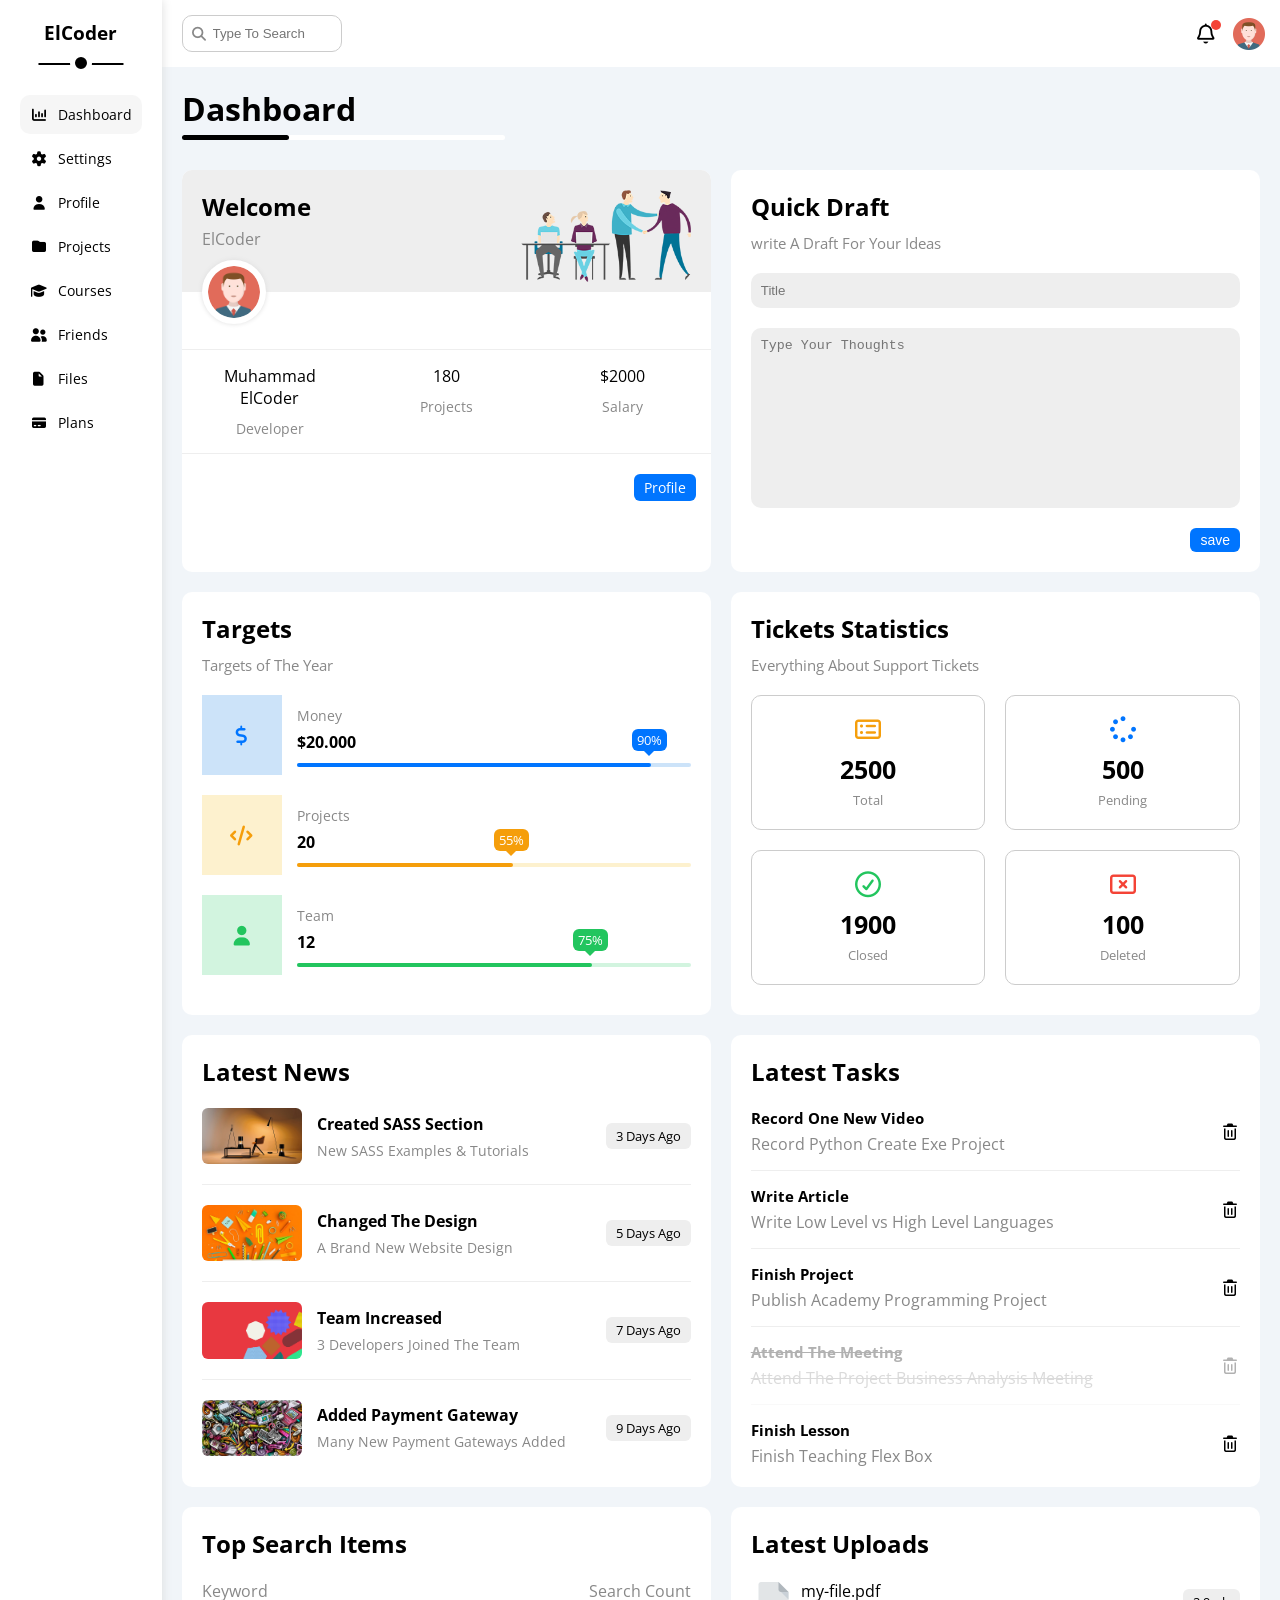
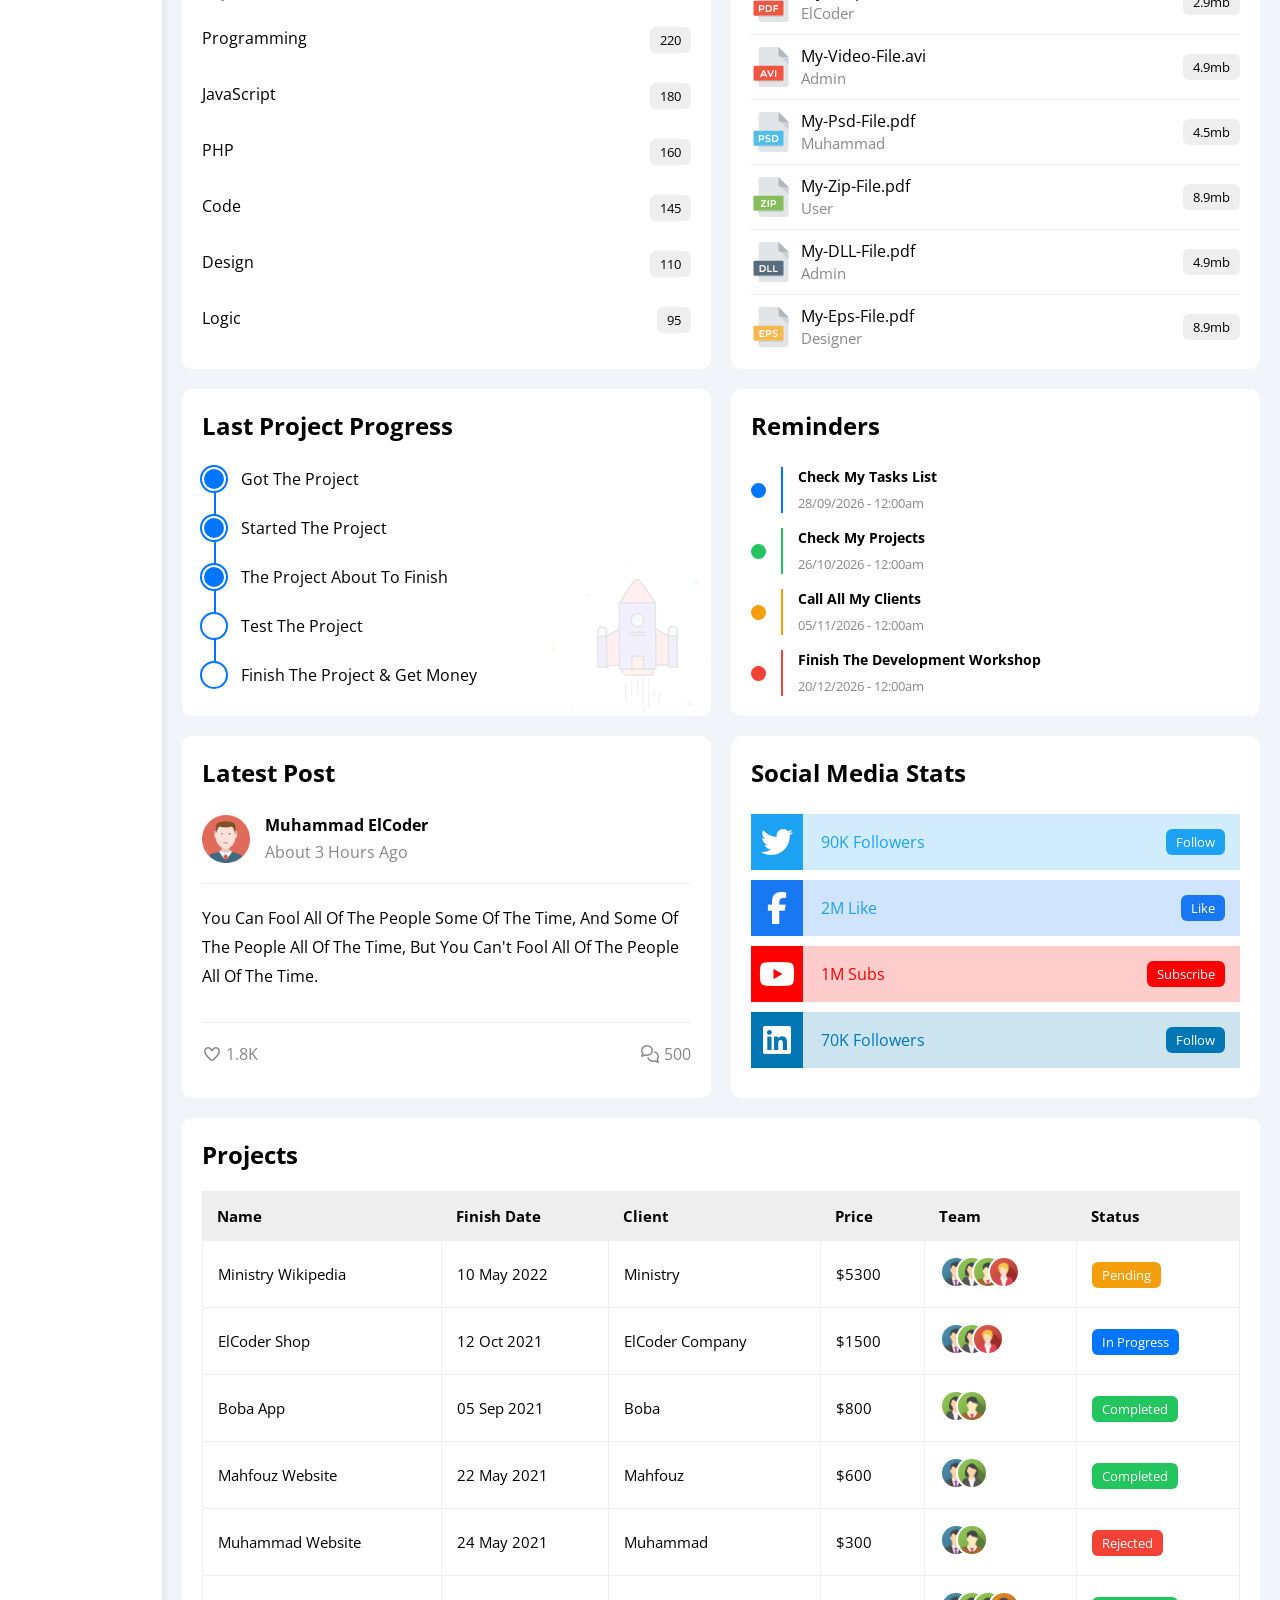
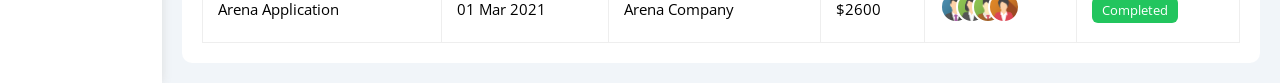
<file: index.html>
<!doctype html>
<html lang="en">
  <head>
    <meta charset="UTF-8" />
    <meta name="viewport" content="width=device-width, initial-scale=1.0" />
    <title>Dashboard</title>
    <link rel="stylesheet" href="CSS/all.min.css" />
    <link rel="stylesheet" href="CSS/framework.css" />
    <link rel="stylesheet" href="CSS/main.css" />
    <link rel="preconnect" href="https://fonts.googleapis.com" />
    <link rel="preconnect" href="https://fonts.gstatic.com" crossorigin />
    <link
      href="https://fonts.googleapis.com/css2?family=Cairo:wght@200..1000&family=Open+Sans:ital,wght@0,300..800;1,300..800&family=Roboto:ital,wght@0,100..900;1,100..900&display=swap"
      rel="stylesheet"
    />
  </head>
  <body>
    <div class="page d-flex">
      <div class="sidebar bg-white p-20 p-relative">
        <h3 class="p-relative txt-c mt-0">ElCoder</h3>
        <ul>
          <li>
            <a
              class="active d-flex align-center fs-14 c-black rad-10 p-10"
              href="index.html"
            >
              <i class="fa-solid fa-chart-column fa-fw"></i>
              <span class="hide-mobile">Dashboard</span>
            </a>
          </li>
          <li>
            <a
              class="d-flex align-center fs-14 c-black rad-10 p-10"
              href="settings.html"
            >
              <i class="fa-solid fa-gear fa-fw"></i>
              <span class="hide-mobile">Settings</span>
            </a>
          </li>
          <li>
            <a
              class="d-flex align-center fs-14 c-black rad-10 p-10"
              href="profile.html"
            >
              <i class="fa-solid fa-user fa-fw"></i>
              <span class="hide-mobile">Profile</span>
            </a>
          </li>
          <li>
            <a
              class="d-flex align-center fs-14 c-black rad-10 p-10"
              href="projects.html"
            >
              <i class="fa-solid fa-folder fa-fw"></i>
              <span class="hide-mobile">Projects</span>
            </a>
          </li>
          <li>
            <a
              class="d-flex align-center fs-14 c-black rad-10 p-10"
              href="courses.html"
            >
              <i class="fa-solid fa-graduation-cap fa-fw"></i>
              <span class="hide-mobile">Courses</span>
            </a>
          </li>
          <li>
            <a
              class="d-flex align-center fs-14 c-black rad-10 p-10"
              href="friends.html"
            >
              <i class="fa-solid fa-user-group fa-fw"></i>
              <span class="hide-mobile">Friends</span>
            </a>
          </li>
          <li>
            <a
              class="d-flex align-center fs-14 c-black rad-10 p-10"
              href="files.html"
            >
              <i class="fa-solid fa-file fa-fw"></i>
              <span class="hide-mobile">Files</span>
            </a>
          </li>
          <li>
            <a
              class="d-flex align-center fs-14 c-black rad-10 p-10"
              href="plans.html"
            >
              <i class="fa-solid fa-credit-card fa-fw"></i>
              <span class="hide-mobile">Plans</span>
            </a>
          </li>
        </ul>
      </div>
      <div class="content w-full">
        <!-- start head -->
        <div class="head bg-white p-15 between-flex">
          <div class="search p-relative">
            <input
              class="p-10 rad-10"
              type="search"
              placeholder="Type To Search"
            />
          </div>
          <div class="icons d-flex align-center">
            <span class="notification p-relative">
              <i class="fa-regular fa-bell fa-lg"></i>
            </span>
            <img src="imgs/avatar.png" alt="" />
          </div>
        </div>
        <!-- end head -->
        <h1 class="p-relative">Dashboard</h1>
        <div class="wrapper d-grid gap-20">
          <div class="welcome bg-white rad-10 txt-c-mobile block-mobile">
            <div class="intro p-20 d-flex space-between bg-eee mobile-just-c">
              <div>
                <h2 class="m-0">Welcome</h2>
                <p class="c-grey mt-5">ElCoder</p>
              </div>
              <img class="hide-mobile" src="imgs/welcome.png" alt="" />
            </div>
            <img class="avatar" src="imgs/avatar.png" alt="" />
            <div class="body txt-c mt-20 mb-20 block-mobile d-flex">
              <div>
                Muhammad ElCoder<span class="d-block fs-14 mt-10 c-grey"
                  >Developer</span
                >
              </div>
              <div>
                180<span class="d-block fs-14 mt-10 c-grey">Projects</span>
              </div>
              <div>
                $2000<span class="d-block fs-14 mt-10 c-grey">Salary</span>
              </div>
            </div>
            <a
              href="profile.html"
              class="visit d-block fs-14 c-white w-fit bg-blue btn-shape"
              >Profile</a
            >
          </div>
          <div class="quick-draft p-20 bg-white rad-10">
            <h2 class="mt-0 mb-10">Quick Draft</h2>
            <p class="mt-0 mb-20 c-grey fs-15">write A Draft For Your Ideas</p>
            <form>
              <input
                class="d-block mb-20 w-full p-10 b-none bg-eee rad-10"
                type="text"
                placeholder="Title"
              />
              <textarea
                class="d-block mb-20 w-full p-10 b-none bg-eee rad-10"
                placeholder="Type Your Thoughts"
              ></textarea>
              <input
                class="save d-block fs-14 bg-blue c-white b-none w-fit btn-shape"
                type="submit"
                value="save"
              />
            </form>
          </div>
          <div class="targets p-20 bg-white rad-10">
            <h2 class="mt-0 mb-10">Targets</h2>
            <p class="mt-0 mb-20 c-grey fs-15">Targets of The Year</p>
            <div class="target-row mb-20 center-flex money">
              <div class="icon center-flex">
                <i class="fa-solid fa-dollar-sign fa-lg c-blue"></i>
              </div>
              <div class="details">
                <span class="fs-14 c-grey">Money</span>
                <span class="d-block mt-5 mb-10 fw-bold">$20.000</span>
                <div class="prog p-relative rad-10">
                  <span
                    class="bg-blue rad-10 money"
                    style="width: 90%"
                    data-progress="90%"
                  ></span>
                </div>
              </div>
            </div>
            <div class="target-row mb-20 center-flex projects">
              <div class="icon center-flex">
                <i class="fa-solid fa-code fa-lg c-orange"></i>
              </div>
              <div class="details">
                <span class="fs-14 c-grey">Projects</span>
                <span class="d-block mt-5 mb-10 fw-bold">20</span>
                <div class="prog p-relative rad-10">
                  <span
                    class="bg-orange rad-10 projects"
                    style="width: 55%"
                    data-progress="55%"
                  ></span>
                </div>
              </div>
            </div>
            <div class="target-row mb-20 center-flex team">
              <div class="icon center-flex">
                <i class="fa-solid fa-user fa-lg c-green"></i>
              </div>
              <div class="details">
                <span class="fs-14 c-grey">Team</span>
                <span class="d-block mt-5 mb-10 fw-bold">12</span>
                <div class="prog p-relative rad-10">
                  <span
                    class="bg-green rad-10 team"
                    style="width: 75%"
                    data-progress="75%"
                  ></span>
                </div>
              </div>
            </div>
          </div>
          <div class="tickets p-20 bg-white rad-10">
            <h2 class="mt-0 mb-10">Tickets Statistics</h2>
            <p class="mt-0 mb-20 c-grey fs-15">
              Everything About Support Tickets
            </p>
            <div class="d-flex txt-c gap-20 f-wrap">
              <div class="box p-20 rad-10 fs-13 c-grey">
                <i
                  class="fa-regular fa-rectangle-list fa-2x mb-10 c-orange"
                ></i>
                <span class="d-block c-black fw-bold fs-25 mb-5">2500</span>
                Total
              </div>
              <div class="box p-20 rad-10 fs-13 c-grey">
                <i class="fa-solid fa-spinner fa-2x mb-10 c-blue"></i>
                <span class="d-block c-black fw-bold fs-25 mb-5">500</span>
                Pending
              </div>
              <div class="box p-20 rad-10 fs-13 c-grey">
                <i class="fa-regular fa-circle-check fa-2x mb-10 c-green"></i>
                <span class="d-block c-black fw-bold fs-25 mb-5">1900</span>
                Closed
              </div>
              <div class="box p-20 rad-10 fs-13 c-grey">
                <i class="fa-regular fa-rectangle-xmark fa-2x mb-10 c-red"></i>
                <span class="d-block c-black fw-bold fs-25 mb-5">100</span>
                Deleted
              </div>
            </div>
          </div>
          <div class="latest-news p-20 bg-white rad-10 txt-c-mobile">
            <h2 class="mt-0 mb-20">Latest News</h2>
            <div class="news-row d-flex align-center mobile-col">
              <img decoding="async" src="imgs/news-01.png" alt="" />
              <div class="info">
                <h3>Created SASS Section</h3>
                <p class="m-0 fs-14 c-grey">New SASS Examples & Tutorials</p>
              </div>
              <div class="btn-shape bg-eee fs-13 label">3 Days Ago</div>
            </div>
            <div class="news-row d-flex align-center mobile-col">
              <img decoding="async" src="imgs/news-02.png" alt="" />
              <div class="info">
                <h3>Changed The Design</h3>
                <p class="m-0 fs-14 c-grey">A Brand New Website Design</p>
              </div>
              <div class="btn-shape bg-eee fs-13 label">5 Days Ago</div>
            </div>
            <div class="news-row d-flex align-center mobile-col">
              <img decoding="async" src="imgs/news-03.png" alt="" />
              <div class="info">
                <h3>Team Increased</h3>
                <p class="m-0 fs-14 c-grey">3 Developers Joined The Team</p>
              </div>
              <div class="btn-shape bg-eee fs-13 label">7 Days Ago</div>
            </div>
            <div class="news-row d-flex align-center mobile-col">
              <img decoding="async" src="imgs/news-04.png" alt="" />
              <div class="info">
                <h3>Added Payment Gateway</h3>
                <p class="m-0 fs-14 c-grey">Many New Payment Gateways Added</p>
              </div>
              <div class="btn-shape bg-eee fs-13 label">9 Days Ago</div>
            </div>
          </div>
          <div class="tasks p-20 bg-white rad-10">
            <h2 class="mt-0 mb-20">Latest Tasks</h2>
            <div class="task-row between-flex">
              <div class="info">
                <h3 class="mt-0 mb-5 fs-15">Record One New Video</h3>
                <p class="m-0 c-grey">Record Python Create Exe Project</p>
              </div>
              <i class="fa-regular fa-trash-can delete"></i>
            </div>
            <div class="task-row between-flex">
              <div class="info">
                <h3 class="mt-0 mb-5 fs-15">Write Article</h3>
                <p class="m-0 c-grey">
                  Write Low Level vs High Level Languages
                </p>
              </div>
              <i class="fa-regular fa-trash-can delete"></i>
            </div>
            <div class="task-row between-flex">
              <div class="info">
                <h3 class="mt-0 mb-5 fs-15">Finish Project</h3>
                <p class="m-0 c-grey">Publish Academy Programming Project</p>
              </div>
              <i class="fa-regular fa-trash-can delete"></i>
            </div>
            <div class="task-row between-flex done">
              <div class="info">
                <h3 class="mt-0 mb-5 fs-15">Attend The Meeting</h3>
                <p class="m-0 c-grey">
                  Attend The Project Business Analysis Meeting
                </p>
              </div>
              <i class="fa-regular fa-trash-can delete"></i>
            </div>
            <div class="task-row between-flex">
              <div class="info">
                <h3 class="mt-0 mb-5 fs-15">Finish Lesson</h3>
                <p class="m-0 c-grey">Finish Teaching Flex Box</p>
              </div>
              <i class="fa-regular fa-trash-can delete"></i>
            </div>
          </div>
          <div class="search-items p-20 bg-white rad-10">
            <h2 class="mt-0 mb-20">Top Search Items</h2>
            <div class="items-head d-flex space-between c-grey mb-10">
              <div>Keyword</div>
              <div>Search Count</div>
            </div>
            <div class="items d-flex space-between pt-15 pb-15">
              <span>Programming</span>
              <span class="bg-eee fs-13 btn-shape">220</span>
            </div>
            <div class="items d-flex space-between pt-15 pb-15">
              <span>JavaScript</span>
              <span class="bg-eee btn-shape fs-13">180</span>
            </div>
            <div class="items d-flex space-between pt-15 pb-15">
              <span>PHP</span>
              <span class="bg-eee btn-shape fs-13">160</span>
            </div>
            <div class="items d-flex space-between pt-15 pb-15">
              <span>Code</span>
              <span class="bg-eee btn-shape fs-13">145</span>
            </div>
            <div class="items d-flex space-between pt-15 pb-15">
              <span>Design</span>
              <span class="bg-eee btn-shape fs-13">110</span>
            </div>
            <div class="items d-flex space-between pt-15 pb-15">
              <span>Logic</span>
              <span class="bg-eee btn-shape fs-13">95</span>
            </div>
          </div>
          <div class="latest-uploads p-20 bg-white rad-10">
            <h2 class="mt-0 mb-20">Latest Uploads</h2>
            <ul class="m-0">
              <li class="between-flex pb-10 mb-10">
                <div class="d-flex align-center">
                  <img
                    decoding="async"
                    class="mr-10"
                    src="imgs/pdf.svg"
                    alt=""
                  />
                  <div>
                    <span class="d-block">my-file.pdf</span>
                    <span class="fs-15 c-grey">ElCoder</span>
                  </div>
                </div>
                <div class="bg-eee btn-shape fs-13">2.9mb</div>
              </li>
              <li class="between-flex pb-10 mb-10">
                <div class="d-flex align-center">
                  <img
                    decoding="async"
                    class="mr-10"
                    src="imgs/avi.svg"
                    alt=""
                  />
                  <div>
                    <span class="d-block">My-Video-File.avi</span>
                    <span class="fs-15 c-grey">Admin</span>
                  </div>
                </div>
                <div class="bg-eee btn-shape fs-13">4.9mb</div>
              </li>
              <li class="between-flex pb-10 mb-10">
                <div class="d-flex align-center">
                  <img
                    decoding="async"
                    class="mr-10"
                    src="imgs/psd.svg"
                    alt=""
                  />
                  <div>
                    <span class="d-block">My-Psd-File.pdf</span>
                    <span class="fs-15 c-grey">Muhammad</span>
                  </div>
                </div>
                <div class="bg-eee btn-shape fs-13">4.5mb</div>
              </li>
              <li class="between-flex pb-10 mb-10">
                <div class="d-flex align-center">
                  <img
                    decoding="async"
                    class="mr-10"
                    src="imgs/zip.svg"
                    alt=""
                  />
                  <div>
                    <span class="d-block">My-Zip-File.pdf</span>
                    <span class="fs-15 c-grey">User</span>
                  </div>
                </div>
                <div class="bg-eee btn-shape fs-13">8.9mb</div>
              </li>
              <li class="between-flex pb-10 mb-10">
                <div class="d-flex align-center">
                  <img
                    decoding="async"
                    class="mr-10"
                    src="imgs/dll.svg"
                    alt=""
                  />
                  <div>
                    <span class="d-block">My-DLL-File.pdf</span>
                    <span class="fs-15 c-grey">Admin</span>
                  </div>
                </div>
                <div class="bg-eee btn-shape fs-13">4.9mb</div>
              </li>
              <li class="between-flex">
                <div class="d-flex align-center">
                  <img
                    decoding="async"
                    class="mr-10"
                    src="imgs/eps.svg"
                    alt=""
                  />
                  <div>
                    <span class="d-block">My-Eps-File.pdf</span>
                    <span class="fs-15 c-grey">Designer</span>
                  </div>
                </div>
                <div class="bg-eee btn-shape fs-13">8.9mb</div>
              </li>
            </ul>
          </div>
          <div class="last-project p-20 bg-white rad-10 p-relative">
            <h2 class="mt-0 mb-20">Last Project Progress</h2>
            <ul class="m-0 p-relative">
              <li class="mt-25 d-flex align-center done">Got The Project</li>
              <li class="mt-25 d-flex align-center done">
                Started The Project
              </li>
              <li class="mt-25 d-flex align-center done">
                The Project About To Finish
              </li>
              <li class="mt-25 d-flex align-center current">
                Test The Project
              </li>
              <li class="mt-25 d-flex align-center">
                Finish The Project & Get Money
              </li>
            </ul>
            <img
              decoding="async"
              class="launch-icon hide-mobile"
              src="imgs/project.png"
              alt=""
            />
          </div>
          <div class="reminders p-20 bg-white rad-10 p-relative">
            <h2 class="mt-0 mb-25">Reminders</h2>
            <ul class="m-0">
              <li class="d-flex align-center mt-15">
                <span class="key bg-blue mr-15 d-block rad-half"></span>
                <div class="pl-15 blue">
                  <p class="fs-14 fw-bold mt-0 mb-5">Check My Tasks List</p>
                  <span class="fs-13 c-grey">28/09/2026 - 12:00am</span>
                </div>
              </li>
              <li class="d-flex align-center mt-15">
                <span class="key bg-green mr-15 d-block rad-half"></span>
                <div class="pl-15 green">
                  <p class="fs-14 fw-bold mt-0 mb-5">Check My Projects</p>
                  <span class="fs-13 c-grey">26/10/2026 - 12:00am</span>
                </div>
              </li>
              <li class="d-flex align-center mt-15">
                <span class="key bg-orange mr-15 d-block rad-half"></span>
                <div class="pl-15 orange">
                  <p class="fs-14 fw-bold mt-0 mb-5">Call All My Clients</p>
                  <span class="fs-13 c-grey">05/11/2026 - 12:00am</span>
                </div>
              </li>
              <li class="d-flex align-center mt-15">
                <span class="key bg-red mr-15 d-block rad-half"></span>
                <div class="pl-15 red">
                  <p class="fs-14 fw-bold mt-0 mb-5">
                    Finish The Development Workshop
                  </p>
                  <span class="fs-13 c-grey">20/12/2026 - 12:00am</span>
                </div>
              </li>
            </ul>
          </div>
          <div class="latest-post p-20 bg-white rad-10 p-relative">
            <h2 class="mt-0 mb-25">Latest Post</h2>
            <div class="top d-flex align-center">
              <img
                decoding="async"
                class="avatar mr-15"
                src="imgs/avatar.png"
                alt=""
              />
              <div class="info">
                <span class="d-block mb-5 fw-bold">Muhammad ElCoder</span>
                <span class="c-grey">About 3 Hours Ago</span>
              </div>
            </div>
            <div class="post-content txt-c-mobile pt-20 pb-20 mt-20 mb-20">
              You can fool all of the people some of the time, and some of the
              people all of the time, but you can't fool all of the people all
              of the time.
            </div>
            <div class="post-stats between-flex c-grey">
              <div>
                <i class="fa-regular fa-heart"></i>
                <span>1.8K</span>
              </div>
              <div>
                <i class="fa-regular fa-comments"></i>
                <span>500</span>
              </div>
            </div>
          </div>
          <div
            class="social-media p-20 bg-white rad-10 p-relative moblie-col txt-c-mobile"
          >
            <h2 class="mt-0 mb-25">Social Media Stats</h2>
            <div
              class="box twitter p-15 p-relative mb-10 between-flex mobile-col"
            >
              <i
                class="fa-brands fa-twitter fa-2x c-white h-full center-flex"
              ></i>
              <span>90K Followers</span>
              <a class="fs-13 c-white btn-shape" href="#">Follow</a>
            </div>
            <div
              class="box facebook p-15 p-relative mb-10 between-flex mobile-col"
            >
              <i
                class="fa-brands fa-facebook-f fa-2x c-white h-full center-flex"
              ></i>
              <span>2M Like</span>
              <a class="fs-13 c-white btn-shape" href="#">Like</a>
            </div>
            <div
              class="box youtube p-15 p-relative mb-10 between-flex mobile-col"
            >
              <i
                class="fa-brands fa-youtube fa-2x c-white h-full center-flex"
              ></i>
              <span>1M Subs</span>
              <a class="fs-13 c-white btn-shape" href="#">Subscribe</a>
            </div>
            <div
              class="box linkedin p-15 p-relative mb-10 between-flex mobile-col"
            >
              <i
                class="fa-brands fa-linkedin fa-2x c-white h-full center-flex"
              ></i>
              <span>70K Followers</span>
              <a class="fs-13 c-white btn-shape" href="#">Follow</a>
            </div>
          </div>
        </div>
        <!-- Start Projects Table -->
        <div class="projects p-20 bg-white rad-10 m-20">
          <h2 class="mt-0 mb-20">Projects</h2>
          <div class="responsive-table">
            <table class="fs-15 w-full">
              <thead>
                <tr>
                  <td>Name</td>
                  <td>Finish Date</td>
                  <td>Client</td>
                  <td>Price</td>
                  <td>Team</td>
                  <td>Status</td>
                </tr>
              </thead>
              <tbody>
                <tr>
                  <td>Ministry Wikipedia</td>
                  <td>10 May 2022</td>
                  <td>Ministry</td>
                  <td>$5300</td>
                  <td>
                    <img decoding="async" src="imgs/team-01.png" alt="" />
                    <img decoding="async" src="imgs/team-02.png" alt="" />
                    <img decoding="async" src="imgs/team-03.png" alt="" />
                    <img decoding="async" src="imgs/team-05.png" alt="" />
                  </td>
                  <td>
                    <span class="label btn-shape bg-orange c-white"
                      >Pending</span
                    >
                  </td>
                </tr>
                <tr>
                  <td>ElCoder Shop</td>
                  <td>12 Oct 2021</td>
                  <td>ElCoder Company</td>
                  <td>$1500</td>
                  <td>
                    <img decoding="async" src="imgs/team-01.png" alt="" />
                    <img decoding="async" src="imgs/team-02.png" alt="" />
                    <img decoding="async" src="imgs/team-05.png" alt="" />
                  </td>
                  <td>
                    <span class="label btn-shape bg-blue c-white"
                      >In Progress</span
                    >
                  </td>
                </tr>
                <tr>
                  <td>Boba App</td>
                  <td>05 Sep 2021</td>
                  <td>Boba</td>
                  <td>$800</td>
                  <td>
                    <img decoding="async" src="imgs/team-02.png" alt="" />
                    <img decoding="async" src="imgs/team-03.png" alt="" />
                  </td>
                  <td>
                    <span class="label btn-shape bg-green c-white"
                      >Completed</span
                    >
                  </td>
                </tr>
                <tr>
                  <td>Mahfouz Website</td>
                  <td>22 May 2021</td>
                  <td>Mahfouz</td>
                  <td>$600</td>
                  <td>
                    <img decoding="async" src="imgs/team-01.png" alt="" />
                    <img decoding="async" src="imgs/team-02.png" alt="" />
                  </td>
                  <td>
                    <span class="label btn-shape bg-green c-white"
                      >Completed</span
                    >
                  </td>
                </tr>
                <tr>
                  <td>Muhammad Website</td>
                  <td>24 May 2021</td>
                  <td>Muhammad</td>
                  <td>$300</td>
                  <td>
                    <img decoding="async" src="imgs/team-01.png" alt="" />
                    <img decoding="async" src="imgs/team-03.png" alt="" />
                  </td>
                  <td>
                    <span class="label btn-shape bg-red c-white">Rejected</span>
                  </td>
                </tr>
                <tr>
                  <td>Arena Application</td>
                  <td>01 Mar 2021</td>
                  <td>Arena Company</td>
                  <td>$2600</td>
                  <td>
                    <img decoding="async" src="imgs/team-01.png" alt="" />
                    <img decoding="async" src="imgs/team-02.png" alt="" />
                    <img decoding="async" src="imgs/team-03.png" alt="" />
                    <img decoding="async" src="imgs/team-04.png" alt="" />
                  </td>
                  <td>
                    <span class="label btn-shape bg-green c-white"
                      >Completed</span
                    >
                  </td>
                </tr>
              </tbody>
            </table>
          </div>
        </div>
        <!-- End Projects Table -->
      </div>
    </div>
  </body>
</html>
</file>
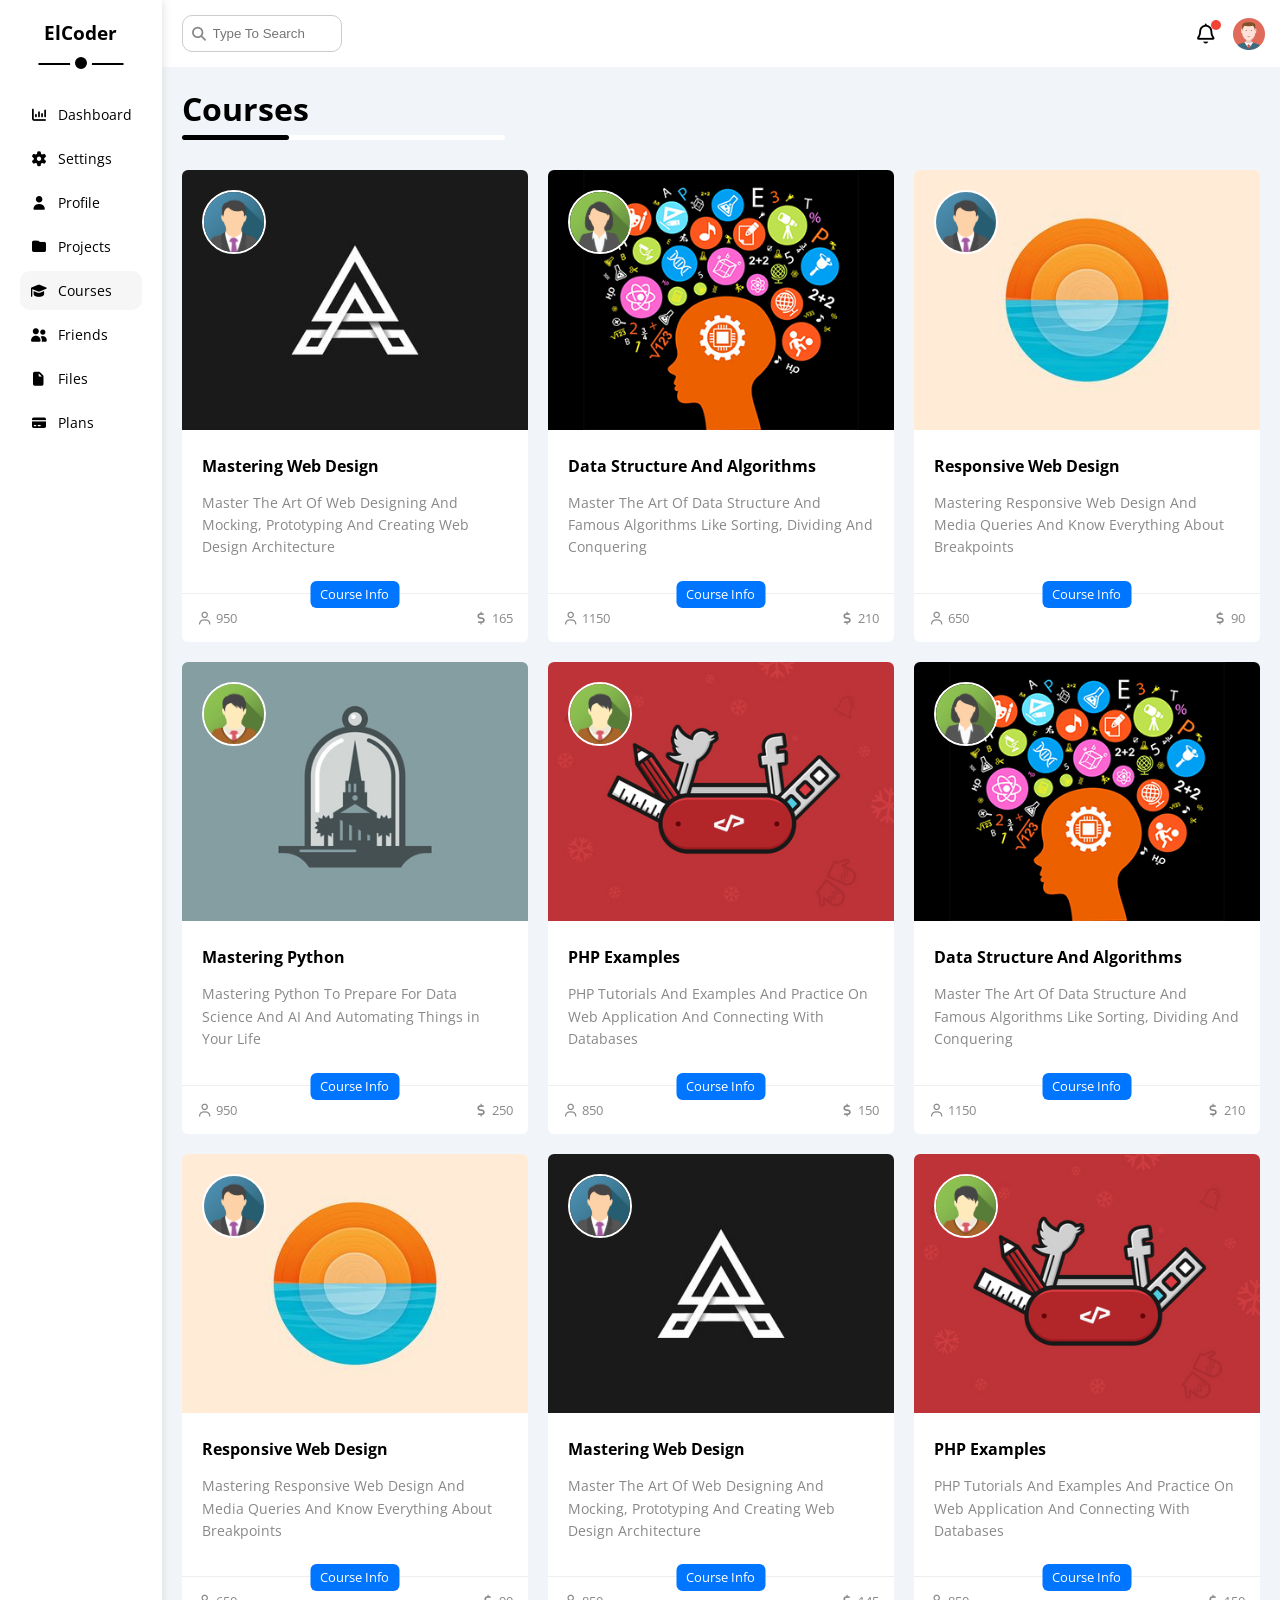
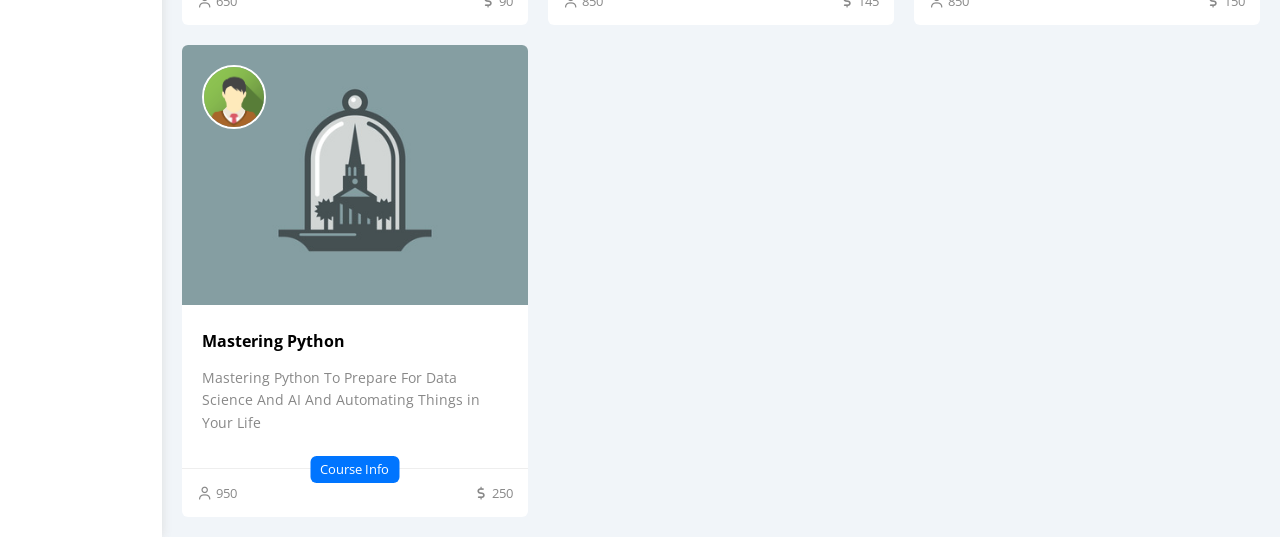
<file: courses.html>
<!doctype html>
<html lang="en">
  <head>
    <meta charset="UTF-8" />
    <meta name="viewport" content="width=device-width, initial-scale=1.0" />
    <title>Courses</title>
    <link rel="stylesheet" href="CSS/all.min.css" />
    <link rel="stylesheet" href="CSS/framework.css" />
    <link rel="stylesheet" href="CSS/main.css" />
    <link rel="preconnect" href="https://fonts.googleapis.com" />
    <link rel="preconnect" href="https://fonts.gstatic.com" crossorigin />
    <link
      href="https://fonts.googleapis.com/css2?family=Cairo:wght@200..1000&family=Open+Sans:ital,wght@0,300..800;1,300..800&family=Roboto:ital,wght@0,100..900;1,100..900&display=swap"
      rel="stylesheet"
    />
  </head>
  <body>
    <div class="page d-flex">
      <div class="sidebar bg-white p-20 p-relative">
        <h3 class="p-relative txt-c mt-0">ElCoder</h3>
        <ul>
          <li>
            <a
              class="d-flex align-center fs-14 c-black rad-10 p-10"
              href="index.html"
            >
              <i class="fa-solid fa-chart-column fa-fw"></i>
              <span class="hide-mobile">Dashboard</span>
            </a>
          </li>
          <li>
            <a
              class="d-flex align-center fs-14 c-black rad-10 p-10"
              href="settings.html"
            >
              <i class="fa-solid fa-gear fa-fw"></i>
              <span class="hide-mobile">Settings</span>
            </a>
          </li>
          <li>
            <a
              class="d-flex align-center fs-14 c-black rad-10 p-10"
              href="profile.html"
            >
              <i class="fa-solid fa-user fa-fw"></i>
              <span class="hide-mobile">Profile</span>
            </a>
          </li>
          <li>
            <a
              class="d-flex align-center fs-14 c-black rad-10 p-10"
              href="projects.html"
            >
              <i class="fa-solid fa-folder fa-fw"></i>
              <span class="hide-mobile">Projects</span>
            </a>
          </li>
          <li>
            <a
              class="active d-flex align-center fs-14 c-black rad-10 p-10"
              href="courses.html"
            >
              <i class="fa-solid fa-graduation-cap fa-fw"></i>
              <span class="hide-mobile">Courses</span>
            </a>
          </li>
          <li>
            <a
              class="d-flex align-center fs-14 c-black rad-10 p-10"
              href="friends.html"
            >
              <i class="fa-solid fa-user-group fa-fw"></i>
              <span class="hide-mobile">Friends</span>
            </a>
          </li>
          <li>
            <a
              class="d-flex align-center fs-14 c-black rad-10 p-10"
              href="files.html"
            >
              <i class="fa-solid fa-file fa-fw"></i>
              <span class="hide-mobile">Files</span>
            </a>
          </li>
          <li>
            <a
              class="d-flex align-center fs-14 c-black rad-10 p-10"
              href="plans.html"
            >
              <i class="fa-solid fa-credit-card fa-fw"></i>
              <span class="hide-mobile">Plans</span>
            </a>
          </li>
        </ul>
      </div>
      <div class="content w-full">
        <!-- start head -->
        <div class="head bg-white p-15 between-flex">
          <div class="search p-relative">
            <input
              class="p-10 rad-10"
              type="search"
              placeholder="Type To Search"
            />
          </div>
          <div class="icons d-flex align-center">
            <span class="notification p-relative">
              <i class="fa-regular fa-bell fa-lg"></i>
            </span>
            <img src="imgs/avatar.png" alt="" />
          </div>
        </div>
        <!-- end head -->
        <h1 class="p-relative">Courses</h1>
        <div class="courses-page d-grid m-20 gap-20">
          <div class="course bg-white rad-6 p-relative">
            <img
              decoding="async"
              class="cover"
              src="imgs/course-01.jpg"
              alt=""
            />
            <img
              decoding="async"
              class="instructor"
              src="imgs/team-01.png"
              alt=""
            />
            <div class="p-20">
              <h4 class="m-0">Mastering Web Design</h4>
              <p class="description c-grey mt-15 fs-14">
                Master The Art Of Web Designing And Mocking, Prototyping And
                Creating Web Design Architecture
              </p>
            </div>
            <div class="info p-15 p-relative between-flex">
              <span class="title bg-blue c-white btn-shape">Course Info</span>
              <span class="c-grey">
                <i class="fa-regular fa-user"></i>
                950
              </span>
              <span class="c-grey">
                <i class="fa-solid fa-dollar-sign"></i>
                165
              </span>
            </div>
          </div>
          <div class="course bg-white rad-6 p-relative">
            <img
              decoding="async"
              class="cover"
              src="imgs/course-02.jpg"
              alt=""
            />
            <img
              decoding="async"
              class="instructor"
              src="imgs/team-02.png"
              alt=""
            />
            <div class="p-20">
              <h4 class="m-0">Data Structure And Algorithms</h4>
              <p class="description c-grey mt-15 fs-14">
                Master The Art Of Data Structure And Famous Algorithms Like
                Sorting, Dividing And Conquering
              </p>
            </div>
            <div class="info p-15 p-relative between-flex">
              <span class="title bg-blue c-white btn-shape">Course Info</span>
              <span class="c-grey">
                <i class="fa-regular fa-user"></i> 1150</span
              >
              <span class="c-grey"
                ><i class="fa-solid fa-dollar-sign"></i> 210</span
              >
            </div>
          </div>
          <div class="course bg-white rad-6 p-relative">
            <img
              decoding="async"
              class="cover"
              src="imgs/course-03.jpg"
              alt=""
            />
            <img
              decoding="async"
              class="instructor"
              src="imgs/team-01.png"
              alt=""
            />
            <div class="p-20">
              <h4 class="m-0">Responsive Web Design</h4>
              <p class="description c-grey mt-15 fs-14">
                Mastering Responsive Web Design And Media Queries And Know
                Everything About Breakpoints
              </p>
            </div>
            <div class="info p-15 p-relative between-flex">
              <span class="title bg-blue c-white btn-shape">Course Info</span>
              <span class="c-grey">
                <i class="fa-regular fa-user"></i> 650</span
              >
              <span class="c-grey"
                ><i class="fa-solid fa-dollar-sign"></i> 90</span
              >
            </div>
          </div>
          <div class="course bg-white rad-6 p-relative">
            <img
              decoding="async"
              class="cover"
              src="imgs/course-04.jpg"
              alt=""
            />
            <img
              decoding="async"
              class="instructor"
              src="imgs/team-03.png"
              alt=""
            />
            <div class="p-20">
              <h4 class="m-0">Mastering Python</h4>
              <p class="description c-grey mt-15 fs-14">
                Mastering Python To Prepare For Data Science And AI And
                Automating Things in Your Life
              </p>
            </div>
            <div class="info p-15 p-relative between-flex">
              <span class="title bg-blue c-white btn-shape">Course Info</span>
              <span class="c-grey">
                <i class="fa-regular fa-user"></i> 950</span
              >
              <span class="c-grey"
                ><i class="fa-solid fa-dollar-sign"></i> 250</span
              >
            </div>
          </div>
          <div class="course bg-white rad-6 p-relative">
            <img
              decoding="async"
              class="cover"
              src="imgs/course-05.jpg"
              alt=""
            />
            <img
              decoding="async"
              class="instructor"
              src="imgs/team-03.png"
              alt=""
            />
            <div class="p-20">
              <h4 class="m-0">PHP Examples</h4>
              <p class="description c-grey mt-15 fs-14">
                PHP Tutorials And Examples And Practice On Web Application And
                Connecting With Databases
              </p>
            </div>
            <div class="info p-15 p-relative between-flex">
              <span class="title bg-blue c-white btn-shape">Course Info</span>
              <span class="c-grey">
                <i class="fa-regular fa-user"></i> 850</span
              >
              <span class="c-grey"
                ><i class="fa-solid fa-dollar-sign"></i> 150</span
              >
            </div>
          </div>
          <div class="course bg-white rad-6 p-relative">
            <img
              decoding="async"
              class="cover"
              src="imgs/course-02.jpg"
              alt=""
            />
            <img
              decoding="async"
              class="instructor"
              src="imgs/team-02.png"
              alt=""
            />
            <div class="p-20">
              <h4 class="m-0">Data Structure And Algorithms</h4>
              <p class="description c-grey mt-15 fs-14">
                Master The Art Of Data Structure And Famous Algorithms Like
                Sorting, Dividing And Conquering
              </p>
            </div>
            <div class="info p-15 p-relative between-flex">
              <span class="title bg-blue c-white btn-shape">Course Info</span>
              <span class="c-grey">
                <i class="fa-regular fa-user"></i> 1150</span
              >
              <span class="c-grey"
                ><i class="fa-solid fa-dollar-sign"></i> 210</span
              >
            </div>
          </div>
          <div class="course bg-white rad-6 p-relative">
            <img
              decoding="async"
              class="cover"
              src="imgs/course-03.jpg"
              alt=""
            />
            <img
              decoding="async"
              class="instructor"
              src="imgs/team-01.png"
              alt=""
            />
            <div class="p-20">
              <h4 class="m-0">Responsive Web Design</h4>
              <p class="description c-grey mt-15 fs-14">
                Mastering Responsive Web Design And Media Queries And Know
                Everything About Breakpoints
              </p>
            </div>
            <div class="info p-15 p-relative between-flex">
              <span class="title bg-blue c-white btn-shape">Course Info</span>
              <span class="c-grey">
                <i class="fa-regular fa-user"></i> 650</span
              >
              <span class="c-grey"
                ><i class="fa-solid fa-dollar-sign"></i> 90</span
              >
            </div>
          </div>
          <div class="course bg-white rad-6 p-relative">
            <img
              decoding="async"
              class="cover"
              src="imgs/course-01.jpg"
              alt=""
            />
            <img
              decoding="async"
              class="instructor"
              src="imgs/team-01.png"
              alt=""
            />
            <div class="p-20">
              <h4 class="m-0">Mastering Web Design</h4>
              <p class="description c-grey mt-15 fs-14">
                Master The Art Of Web Designing And Mocking, Prototyping And
                Creating Web Design Architecture
              </p>
            </div>
            <div class="info p-15 p-relative between-flex">
              <span class="title bg-blue c-white btn-shape">Course Info</span>
              <span class="c-grey">
                <i class="fa-regular fa-user"></i> 850</span
              >
              <span class="c-grey"
                ><i class="fa-solid fa-dollar-sign"></i> 145</span
              >
            </div>
          </div>
          <div class="course bg-white rad-6 p-relative">
            <img
              decoding="async"
              class="cover"
              src="imgs/course-05.jpg"
              alt=""
            />
            <img
              decoding="async"
              class="instructor"
              src="imgs/team-03.png"
              alt=""
            />
            <div class="p-20">
              <h4 class="m-0">PHP Examples</h4>
              <p class="description c-grey mt-15 fs-14">
                PHP Tutorials And Examples And Practice On Web Application And
                Connecting With Databases
              </p>
            </div>
            <div class="info p-15 p-relative between-flex">
              <span class="title bg-blue c-white btn-shape">Course Info</span>
              <span class="c-grey">
                <i class="fa-regular fa-user"></i> 850</span
              >
              <span class="c-grey"
                ><i class="fa-solid fa-dollar-sign"></i> 150</span
              >
            </div>
          </div>
          <div class="course bg-white rad-6 p-relative">
            <img
              decoding="async"
              class="cover"
              src="imgs/course-04.jpg"
              alt=""
            />
            <img
              decoding="async"
              class="instructor"
              src="imgs/team-03.png"
              alt=""
            />
            <div class="p-20">
              <h4 class="m-0">Mastering Python</h4>
              <p class="description c-grey mt-15 fs-14">
                Mastering Python To Prepare For Data Science And AI And
                Automating Things in Your Life
              </p>
            </div>
            <div class="info p-15 p-relative between-flex">
              <span class="title bg-blue c-white btn-shape">Course Info</span>
              <span class="c-grey">
                <i class="fa-regular fa-user"></i> 950</span
              >
              <span class="c-grey"
                ><i class="fa-solid fa-dollar-sign"></i> 250</span
              >
            </div>
          </div>
        </div>
      </div>
    </div>
  </body>
</html>
</file>
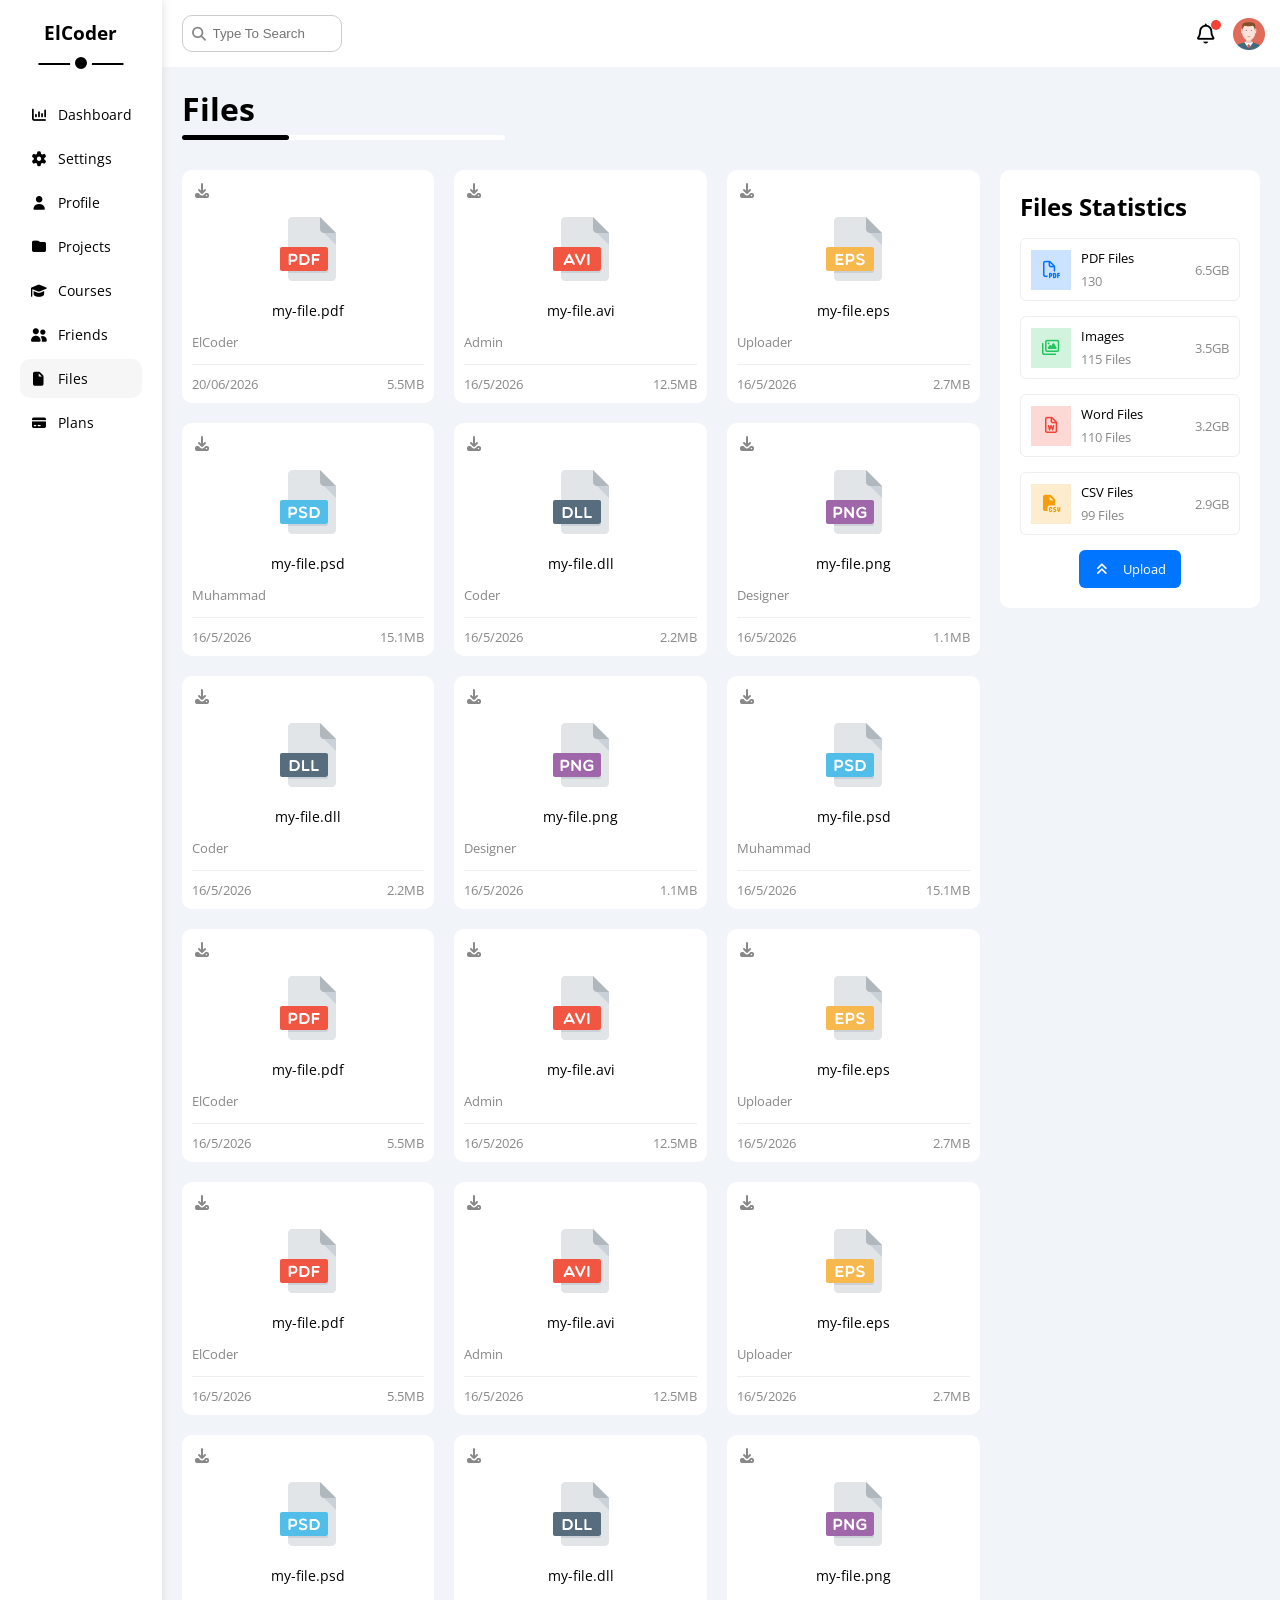
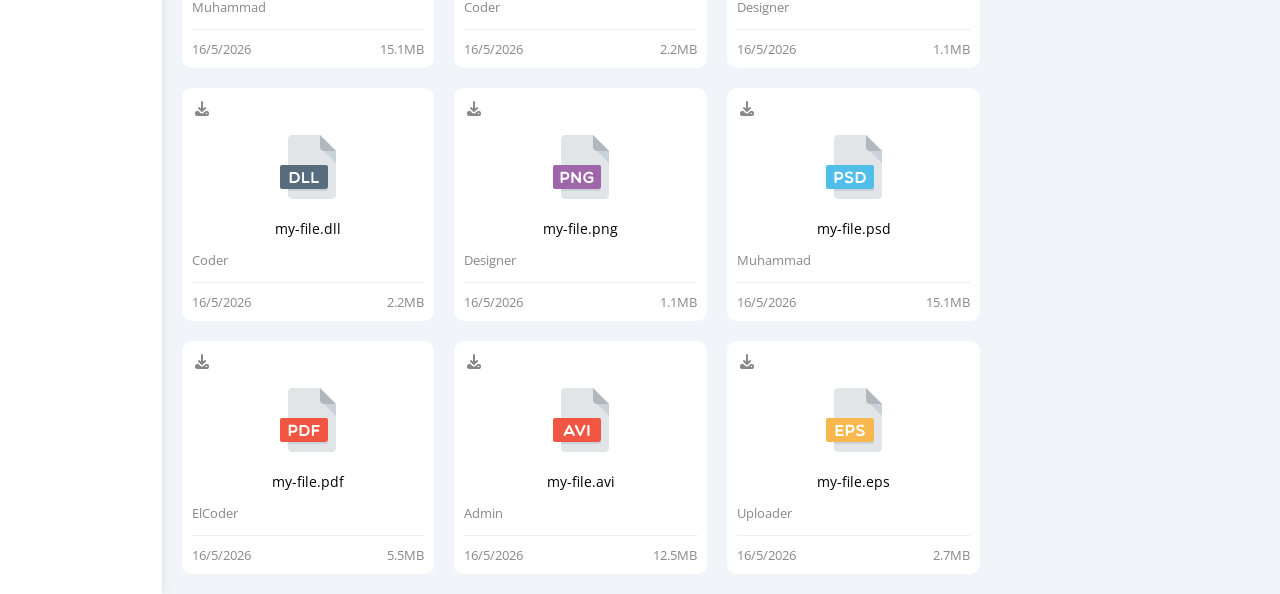
<file: files.html>
<!doctype html>
<html lang="en">
  <head>
    <meta charset="UTF-8" />
    <meta name="viewport" content="width=device-width, initial-scale=1.0" />
    <title>Files</title>
    <link rel="stylesheet" href="CSS/all.min.css" />
    <link rel="stylesheet" href="CSS/framework.css" />
    <link rel="stylesheet" href="CSS/main.css" />
    <link rel="preconnect" href="https://fonts.googleapis.com" />
    <link rel="preconnect" href="https://fonts.gstatic.com" crossorigin />
    <link
      href="https://fonts.googleapis.com/css2?family=Cairo:wght@200..1000&family=Open+Sans:ital,wght@0,300..800;1,300..800&family=Roboto:ital,wght@0,100..900;1,100..900&display=swap"
      rel="stylesheet"
    />
  </head>
  <body>
    <div class="page d-flex">
      <div class="sidebar bg-white p-20 p-relative">
        <h3 class="p-relative txt-c mt-0">ElCoder</h3>
        <ul>
          <li>
            <a
              class="d-flex align-center fs-14 c-black rad-10 p-10"
              href="index.html"
            >
              <i class="fa-solid fa-chart-column fa-fw"></i>
              <span class="hide-mobile">Dashboard</span>
            </a>
          </li>
          <li>
            <a
              class="d-flex align-center fs-14 c-black rad-10 p-10"
              href="settings.html"
            >
              <i class="fa-solid fa-gear fa-fw"></i>
              <span class="hide-mobile">Settings</span>
            </a>
          </li>
          <li>
            <a
              class="d-flex align-center fs-14 c-black rad-10 p-10"
              href="profile.html"
            >
              <i class="fa-solid fa-user fa-fw"></i>
              <span class="hide-mobile">Profile</span>
            </a>
          </li>
          <li>
            <a
              class="d-flex align-center fs-14 c-black rad-10 p-10"
              href="projects.html"
            >
              <i class="fa-solid fa-folder fa-fw"></i>
              <span class="hide-mobile">Projects</span>
            </a>
          </li>
          <li>
            <a
              class="d-flex align-center fs-14 c-black rad-10 p-10"
              href="courses.html"
            >
              <i class="fa-solid fa-graduation-cap fa-fw"></i>
              <span class="hide-mobile">Courses</span>
            </a>
          </li>
          <li>
            <a
              class="d-flex align-center fs-14 c-black rad-10 p-10"
              href="friends.html"
            >
              <i class="fa-solid fa-user-group fa-fw"></i>
              <span class="hide-mobile">Friends</span>
            </a>
          </li>
          <li>
            <a
              class="active d-flex align-center fs-14 c-black rad-10 p-10"
              href="files.html"
            >
              <i class="fa-solid fa-file fa-fw"></i>
              <span class="hide-mobile">Files</span>
            </a>
          </li>
          <li>
            <a
              class="d-flex align-center fs-14 c-black rad-10 p-10"
              href="plans.html"
            >
              <i class="fa-solid fa-credit-card fa-fw"></i>
              <span class="hide-mobile">Plans</span>
            </a>
          </li>
        </ul>
      </div>
      <div class="content w-full">
        <!-- start head -->
        <div class="head bg-white p-15 between-flex">
          <div class="search p-relative">
            <input
              class="p-10 rad-10"
              type="search"
              placeholder="Type To Search"
            />
          </div>
          <div class="icons d-flex align-center">
            <span class="notification p-relative">
              <i class="fa-regular fa-bell fa-lg"></i>
            </span>
            <img src="imgs/avatar.png" alt="" />
          </div>
        </div>
        <!-- end head -->
        <h1 class="p-relative">Files</h1>
        <div class="files-page d-flex m-20 gap-20">
          <div class="files-stats p-20 bg-white rad-10">
            <h2 class="mt-0 mb-15 txt-c-mobile">Files Statistics</h2>
            <div class="d-flex align-center b-eee p-10 rad-6 mb-15 fs-13">
              <i
                class="fa-regular fa-file-pdf fa-lg blue center-flex c-blue icon"
              ></i>
              <div class="info">
                <span>PDF Files</span>
                <span class="c-grey d-block mt-5">130</span>
              </div>
              <div class="size c-grey">6.5GB</div>
            </div>
            <div class="d-flex align-center b-eee p-10 rad-6 mb-15 fs-13">
              <i
                class="fa-regular fa-images fa-lg green center-flex c-green icon"
              ></i>
              <div class="info">
                <span>Images</span>
                <span class="c-grey d-block mt-5">115 Files</span>
              </div>
              <div class="size c-grey">3.5GB</div>
            </div>
            <div class="d-flex align-center b-eee p-10 rad-6 mb-15 fs-13">
              <i
                class="fa-regular fa-file-word fa-lg red center-flex c-red icon"
              ></i>
              <div class="info">
                <span>Word Files</span>
                <span class="c-grey d-block mt-5">110 Files</span>
              </div>
              <div class="size c-grey">3.2GB</div>
            </div>
            <div class="d-flex align-center b-eee p-10 rad-6 fs-13">
              <i
                class="fa-solid fa-file-csv fa-lg orange center-flex c-orange icon"
              ></i>
              <div class="info">
                <span>CSV Files</span>
                <span class="c-grey d-block mt-5">99 Files</span>
              </div>
              <div class="size c-grey">2.9GB</div>
            </div>
            <a
              class="upload bg-blue c-white fs-13 rad-6 d-block w-fit"
              href="#"
            >
              <i class="fa-solid fa-angles-up mr-10"></i>
              Upload
            </a>
          </div>
          <div class="files-content d-grid gap-20">
            <div class="file bg-white p-10 rad-10">
              <i class="fa-solid fa-download c-grey p-absolute"></i>
              <div class="icon txt-c">
                <img
                  decoding="async"
                  class="mt-15 mb-15"
                  src="imgs/pdf.svg"
                  alt=""
                />
              </div>
              <div class="txt-c mb-10 fs-14">my-file.pdf</div>
              <p class="c-grey fs-13">ElCoder</p>
              <div class="info between-flex mt-10 pt-10 fs-13 c-grey">
                <span>20/06/2026</span>
                <span>5.5MB</span>
              </div>
            </div>
            <div class="file bg-white p-10 rad-10">
              <i class="fa-solid fa-download c-grey p-absolute"></i>
              <div class="icon txt-c">
                <img
                  decoding="async"
                  class="mt-15 mb-15"
                  src="imgs/avi.svg"
                  alt=""
                />
              </div>
              <div class="txt-c mb-10 fs-14">my-file.avi</div>
              <p class="c-grey fs-13">Admin</p>
              <div class="info between-flex mt-10 pt-10 fs-13 c-grey">
                <span>16/5/2026</span>
                <span>12.5MB</span>
              </div>
            </div>
            <div class="file bg-white p-10 rad-10">
              <i class="fa-solid fa-download c-grey p-absolute"></i>
              <div class="icon txt-c">
                <img
                  decoding="async"
                  class="mt-15 mb-15"
                  src="imgs/eps.svg"
                  alt=""
                />
              </div>
              <div class="txt-c mb-10 fs-14">my-file.eps</div>
              <p class="c-grey fs-13">Uploader</p>
              <div class="info between-flex mt-10 pt-10 fs-13 c-grey">
                <span>16/5/2026</span>
                <span>2.7MB</span>
              </div>
            </div>
            <div class="file bg-white p-10 rad-10">
              <i class="fa-solid fa-download c-grey p-absolute"></i>
              <div class="icon txt-c">
                <img
                  decoding="async"
                  class="mt-15 mb-15"
                  src="imgs/psd.svg"
                  alt=""
                />
              </div>
              <div class="txt-c mb-10 fs-14">my-file.psd</div>
              <p class="c-grey fs-13">Muhammad</p>
              <div class="info between-flex mt-10 pt-10 fs-13 c-grey">
                <span>16/5/2026</span>
                <span>15.1MB</span>
              </div>
            </div>
            <div class="file bg-white p-10 rad-10">
              <i class="fa-solid fa-download c-grey p-absolute"></i>
              <div class="icon txt-c">
                <img
                  decoding="async"
                  class="mt-15 mb-15"
                  src="imgs/dll.svg"
                  alt=""
                />
              </div>
              <div class="txt-c mb-10 fs-14">my-file.dll</div>
              <p class="c-grey fs-13">Coder</p>
              <div class="info between-flex mt-10 pt-10 fs-13 c-grey">
                <span>16/5/2026</span>
                <span>2.2MB</span>
              </div>
            </div>
            <div class="file bg-white p-10 rad-10">
              <i class="fa-solid fa-download c-grey p-absolute"></i>
              <div class="icon txt-c">
                <img
                  decoding="async"
                  class="mt-15 mb-15"
                  src="imgs/png.svg"
                  alt=""
                />
              </div>
              <div class="txt-c mb-10 fs-14">my-file.png</div>
              <p class="c-grey fs-13">Designer</p>
              <div class="info between-flex mt-10 pt-10 fs-13 c-grey">
                <span>16/5/2026</span>
                <span>1.1MB</span>
              </div>
            </div>
            <div class="file bg-white p-10 rad-10">
              <i class="fa-solid fa-download c-grey p-absolute"></i>
              <div class="icon txt-c">
                <img
                  decoding="async"
                  class="mt-15 mb-15"
                  src="imgs/dll.svg"
                  alt=""
                />
              </div>
              <div class="txt-c mb-10 fs-14">my-file.dll</div>
              <p class="c-grey fs-13">Coder</p>
              <div class="info between-flex mt-10 pt-10 fs-13 c-grey">
                <span>16/5/2026</span>
                <span>2.2MB</span>
              </div>
            </div>
            <div class="file bg-white p-10 rad-10">
              <i class="fa-solid fa-download c-grey p-absolute"></i>
              <div class="icon txt-c">
                <img
                  decoding="async"
                  class="mt-15 mb-15"
                  src="imgs/png.svg"
                  alt=""
                />
              </div>
              <div class="txt-c mb-10 fs-14">my-file.png</div>
              <p class="c-grey fs-13">Designer</p>
              <div class="info between-flex mt-10 pt-10 fs-13 c-grey">
                <span>16/5/2026</span>
                <span>1.1MB</span>
              </div>
            </div>
            <div class="file bg-white p-10 rad-10">
              <i class="fa-solid fa-download c-grey p-absolute"></i>
              <div class="icon txt-c">
                <img
                  decoding="async"
                  class="mt-15 mb-15"
                  src="imgs/psd.svg"
                  alt=""
                />
              </div>
              <div class="txt-c mb-10 fs-14">my-file.psd</div>
              <p class="c-grey fs-13">Muhammad</p>
              <div class="info between-flex mt-10 pt-10 fs-13 c-grey">
                <span>16/5/2026</span>
                <span>15.1MB</span>
              </div>
            </div>
            <div class="file bg-white p-10 rad-10">
              <i class="fa-solid fa-download c-grey p-absolute"></i>
              <div class="icon txt-c">
                <img
                  decoding="async"
                  class="mt-15 mb-15"
                  src="imgs/pdf.svg"
                  alt=""
                />
              </div>
              <div class="txt-c mb-10 fs-14">my-file.pdf</div>
              <p class="c-grey fs-13">ElCoder</p>
              <div class="info between-flex mt-10 pt-10 fs-13 c-grey">
                <span>16/5/2026</span>
                <span>5.5MB</span>
              </div>
            </div>
            <div class="file bg-white p-10 rad-10">
              <i class="fa-solid fa-download c-grey p-absolute"></i>
              <div class="icon txt-c">
                <img
                  decoding="async"
                  class="mt-15 mb-15"
                  src="imgs/avi.svg"
                  alt=""
                />
              </div>
              <div class="txt-c mb-10 fs-14">my-file.avi</div>
              <p class="c-grey fs-13">Admin</p>
              <div class="info between-flex mt-10 pt-10 fs-13 c-grey">
                <span>16/5/2026</span>
                <span>12.5MB</span>
              </div>
            </div>
            <div class="file bg-white p-10 rad-10">
              <i class="fa-solid fa-download c-grey p-absolute"></i>
              <div class="icon txt-c">
                <img
                  decoding="async"
                  class="mt-15 mb-15"
                  src="imgs/eps.svg"
                  alt=""
                />
              </div>
              <div class="txt-c mb-10 fs-14">my-file.eps</div>
              <p class="c-grey fs-13">Uploader</p>
              <div class="info between-flex mt-10 pt-10 fs-13 c-grey">
                <span>16/5/2026</span>
                <span>2.7MB</span>
              </div>
            </div>
            <div class="file bg-white p-10 rad-10">
              <i class="fa-solid fa-download c-grey p-absolute"></i>
              <div class="icon txt-c">
                <img
                  decoding="async"
                  class="mt-15 mb-15"
                  src="imgs/pdf.svg"
                  alt=""
                />
              </div>
              <div class="txt-c mb-10 fs-14">my-file.pdf</div>
              <p class="c-grey fs-13">ElCoder</p>
              <div class="info between-flex mt-10 pt-10 fs-13 c-grey">
                <span>16/5/2026</span>
                <span>5.5MB</span>
              </div>
            </div>
            <div class="file bg-white p-10 rad-10">
              <i class="fa-solid fa-download c-grey p-absolute"></i>
              <div class="icon txt-c">
                <img
                  decoding="async"
                  class="mt-15 mb-15"
                  src="imgs/avi.svg"
                  alt=""
                />
              </div>
              <div class="txt-c mb-10 fs-14">my-file.avi</div>
              <p class="c-grey fs-13">Admin</p>
              <div class="info between-flex mt-10 pt-10 fs-13 c-grey">
                <span>16/5/2026</span>
                <span>12.5MB</span>
              </div>
            </div>
            <div class="file bg-white p-10 rad-10">
              <i class="fa-solid fa-download c-grey p-absolute"></i>
              <div class="icon txt-c">
                <img
                  decoding="async"
                  class="mt-15 mb-15"
                  src="imgs/eps.svg"
                  alt=""
                />
              </div>
              <div class="txt-c mb-10 fs-14">my-file.eps</div>
              <p class="c-grey fs-13">Uploader</p>
              <div class="info between-flex mt-10 pt-10 fs-13 c-grey">
                <span>16/5/2026</span>
                <span>2.7MB</span>
              </div>
            </div>
            <div class="file bg-white p-10 rad-10">
              <i class="fa-solid fa-download c-grey p-absolute"></i>
              <div class="icon txt-c">
                <img
                  decoding="async"
                  class="mt-15 mb-15"
                  src="imgs/psd.svg"
                  alt=""
                />
              </div>
              <div class="txt-c mb-10 fs-14">my-file.psd</div>
              <p class="c-grey fs-13">Muhammad</p>
              <div class="info between-flex mt-10 pt-10 fs-13 c-grey">
                <span>16/5/2026</span>
                <span>15.1MB</span>
              </div>
            </div>
            <div class="file bg-white p-10 rad-10">
              <i class="fa-solid fa-download c-grey p-absolute"></i>
              <div class="icon txt-c">
                <img
                  decoding="async"
                  class="mt-15 mb-15"
                  src="imgs/dll.svg"
                  alt=""
                />
              </div>
              <div class="txt-c mb-10 fs-14">my-file.dll</div>
              <p class="c-grey fs-13">Coder</p>
              <div class="info between-flex mt-10 pt-10 fs-13 c-grey">
                <span>16/5/2026</span>
                <span>2.2MB</span>
              </div>
            </div>
            <div class="file bg-white p-10 rad-10">
              <i class="fa-solid fa-download c-grey p-absolute"></i>
              <div class="icon txt-c">
                <img
                  decoding="async"
                  class="mt-15 mb-15"
                  src="imgs/png.svg"
                  alt=""
                />
              </div>
              <div class="txt-c mb-10 fs-14">my-file.png</div>
              <p class="c-grey fs-13">Designer</p>
              <div class="info between-flex mt-10 pt-10 fs-13 c-grey">
                <span>16/5/2026</span>
                <span>1.1MB</span>
              </div>
            </div>
            <div class="file bg-white p-10 rad-10">
              <i class="fa-solid fa-download c-grey p-absolute"></i>
              <div class="icon txt-c">
                <img
                  decoding="async"
                  class="mt-15 mb-15"
                  src="imgs/dll.svg"
                  alt=""
                />
              </div>
              <div class="txt-c mb-10 fs-14">my-file.dll</div>
              <p class="c-grey fs-13">Coder</p>
              <div class="info between-flex mt-10 pt-10 fs-13 c-grey">
                <span>16/5/2026</span>
                <span>2.2MB</span>
              </div>
            </div>
            <div class="file bg-white p-10 rad-10">
              <i class="fa-solid fa-download c-grey p-absolute"></i>
              <div class="icon txt-c">
                <img
                  decoding="async"
                  class="mt-15 mb-15"
                  src="imgs/png.svg"
                  alt=""
                />
              </div>
              <div class="txt-c mb-10 fs-14">my-file.png</div>
              <p class="c-grey fs-13">Designer</p>
              <div class="info between-flex mt-10 pt-10 fs-13 c-grey">
                <span>16/5/2026</span>
                <span>1.1MB</span>
              </div>
            </div>
            <div class="file bg-white p-10 rad-10">
              <i class="fa-solid fa-download c-grey p-absolute"></i>
              <div class="icon txt-c">
                <img
                  decoding="async"
                  class="mt-15 mb-15"
                  src="imgs/psd.svg"
                  alt=""
                />
              </div>
              <div class="txt-c mb-10 fs-14">my-file.psd</div>
              <p class="c-grey fs-13">Muhammad</p>
              <div class="info between-flex mt-10 pt-10 fs-13 c-grey">
                <span>16/5/2026</span>
                <span>15.1MB</span>
              </div>
            </div>
            <div class="file bg-white p-10 rad-10">
              <i class="fa-solid fa-download c-grey p-absolute"></i>
              <div class="icon txt-c">
                <img
                  decoding="async"
                  class="mt-15 mb-15"
                  src="imgs/pdf.svg"
                  alt=""
                />
              </div>
              <div class="txt-c mb-10 fs-14">my-file.pdf</div>
              <p class="c-grey fs-13">ElCoder</p>
              <div class="info between-flex mt-10 pt-10 fs-13 c-grey">
                <span>16/5/2026</span>
                <span>5.5MB</span>
              </div>
            </div>
            <div class="file bg-white p-10 rad-10">
              <i class="fa-solid fa-download c-grey p-absolute"></i>
              <div class="icon txt-c">
                <img
                  decoding="async"
                  class="mt-15 mb-15"
                  src="imgs/avi.svg"
                  alt=""
                />
              </div>
              <div class="txt-c mb-10 fs-14">my-file.avi</div>
              <p class="c-grey fs-13">Admin</p>
              <div class="info between-flex mt-10 pt-10 fs-13 c-grey">
                <span>16/5/2026</span>
                <span>12.5MB</span>
              </div>
            </div>
            <div class="file bg-white p-10 rad-10">
              <i class="fa-solid fa-download c-grey p-absolute"></i>
              <div class="icon txt-c">
                <img
                  decoding="async"
                  class="mt-15 mb-15"
                  src="imgs/eps.svg"
                  alt=""
                />
              </div>
              <div class="txt-c mb-10 fs-14">my-file.eps</div>
              <p class="c-grey fs-13">Uploader</p>
              <div class="info between-flex mt-10 pt-10 fs-13 c-grey">
                <span>16/5/2026</span>
                <span>2.7MB</span>
              </div>
            </div>
          </div>
        </div>
      </div>
    </div>
  </body>
</html>
</file>
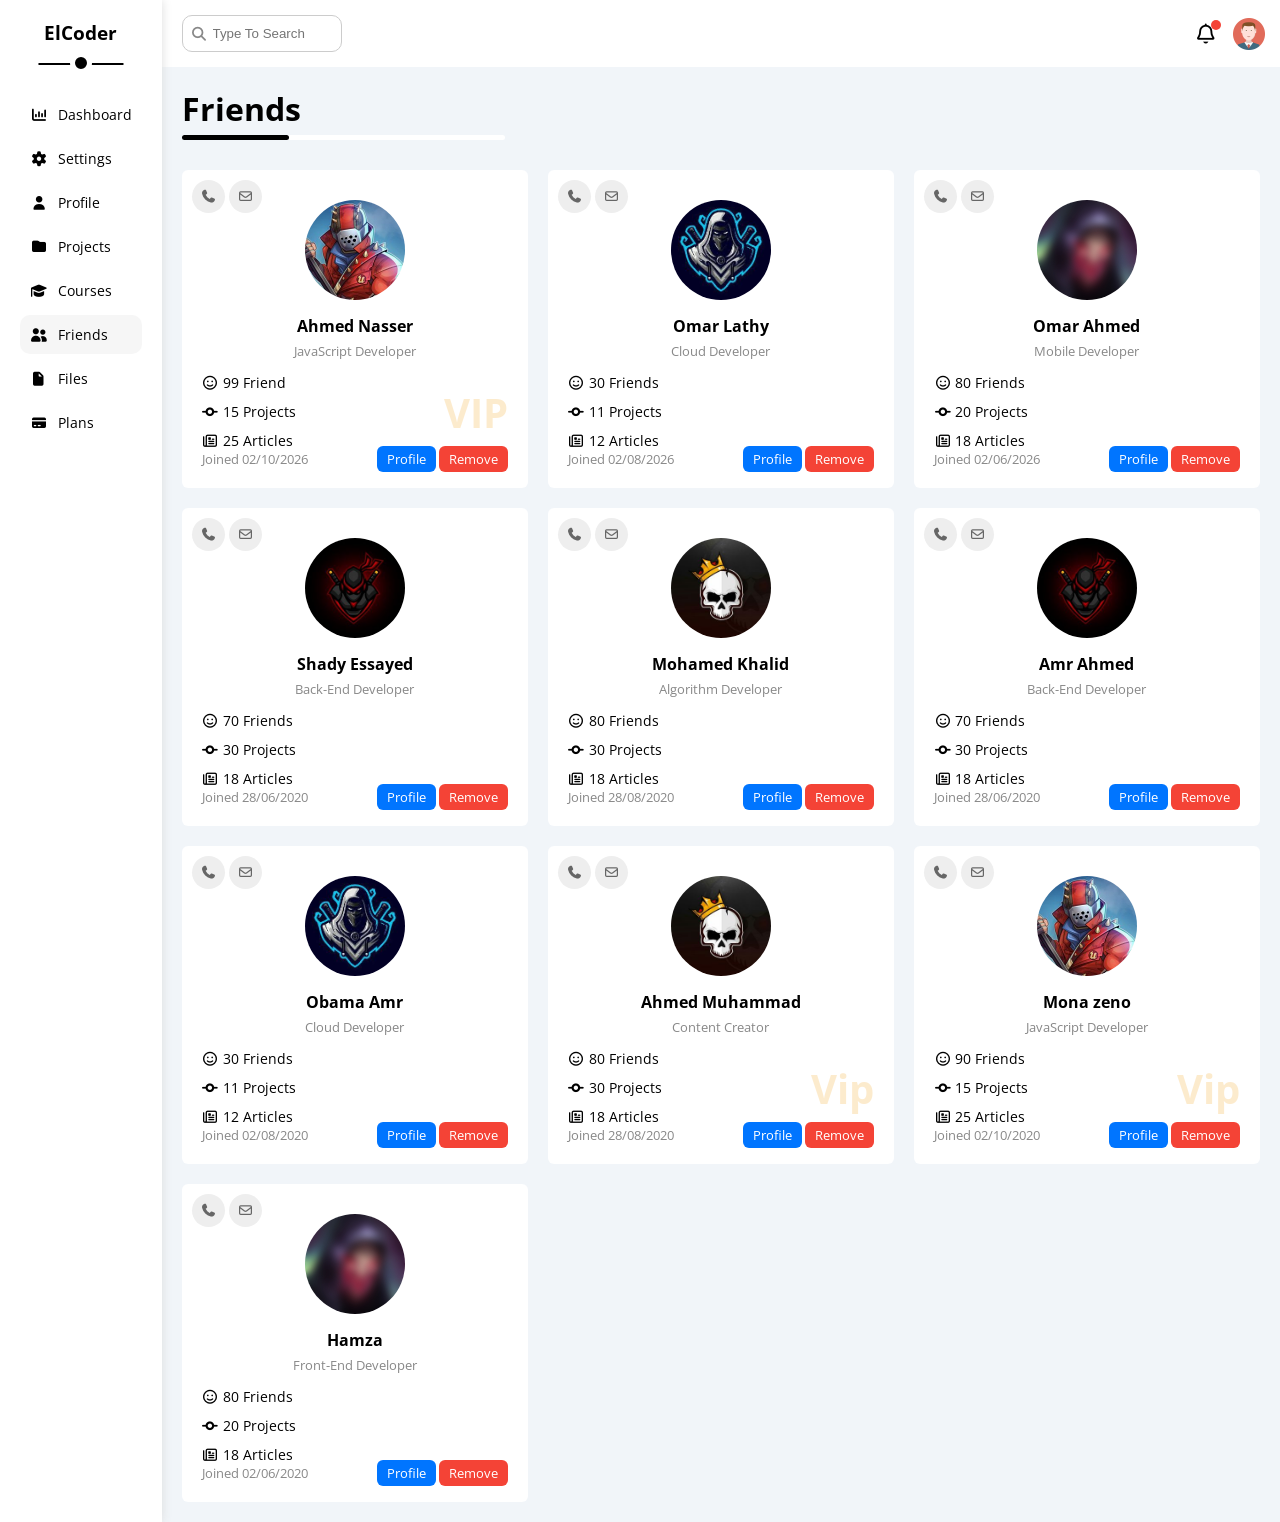
<file: friends.html>
<!doctype html>
<html lang="en">
  <head>
    <meta charset="UTF-8" />
    <meta name="viewport" content="width=device-width, initial-scale=1.0" />
    <title>Friends</title>
    <link rel="stylesheet" href="CSS/all.min.css" />
    <link rel="stylesheet" href="CSS/framework.css" />
    <link rel="stylesheet" href="CSS/main.css" />
    <link rel="preconnect" href="https://fonts.googleapis.com" />
    <link rel="preconnect" href="https://fonts.gstatic.com" crossorigin />
    <link
      href="https://fonts.googleapis.com/css2?family=Cairo:wght@200..1000&family=Open+Sans:ital,wght@0,300..800;1,300..800&family=Roboto:ital,wght@0,100..900;1,100..900&display=swap"
      rel="stylesheet"
    />
  </head>
  <body>
    <div class="page d-flex">
      <div class="sidebar bg-white p-20 p-relative">
        <h3 class="p-relative txt-c mt-0">ElCoder</h3>
        <ul>
          <li>
            <a
              class="d-flex align-center fs-14 c-black rad-10 p-10"
              href="index.html"
            >
              <i class="fa-solid fa-chart-column fa-fw"></i>
              <span class="hide-mobile">Dashboard</span>
            </a>
          </li>
          <li>
            <a
              class="d-flex align-center fs-14 c-black rad-10 p-10"
              href="settings.html"
            >
              <i class="fa-solid fa-gear fa-fw"></i>
              <span class="hide-mobile">Settings</span>
            </a>
          </li>
          <li>
            <a
              class="d-flex align-center fs-14 c-black rad-10 p-10"
              href="profile.html"
            >
              <i class="fa-solid fa-user fa-fw"></i>
              <span class="hide-mobile">Profile</span>
            </a>
          </li>
          <li>
            <a
              class="d-flex align-center fs-14 c-black rad-10 p-10"
              href="projects.html"
            >
              <i class="fa-solid fa-folder fa-fw"></i>
              <span class="hide-mobile">Projects</span>
            </a>
          </li>
          <li>
            <a
              class="d-flex align-center fs-14 c-black rad-10 p-10"
              href="courses.html"
            >
              <i class="fa-solid fa-graduation-cap fa-fw"></i>
              <span class="hide-mobile">Courses</span>
            </a>
          </li>
          <li>
            <a
              class="active d-flex align-center fs-14 c-black rad-10 p-10"
              href="friends.html"
            >
              <i class="fa-solid fa-user-group fa-fw"></i>
              <span class="hide-mobile">Friends</span>
            </a>
          </li>
          <li>
            <a
              class="d-flex align-center fs-14 c-black rad-10 p-10"
              href="files.html"
            >
              <i class="fa-solid fa-file fa-fw"></i>
              <span class="hide-mobile">Files</span>
            </a>
          </li>
          <li>
            <a
              class="d-flex align-center fs-14 c-black rad-10 p-10"
              href="plans.html"
            >
              <i class="fa-solid fa-credit-card fa-fw"></i>
              <span class="hide-mobile">Plans</span>
            </a>
          </li>
        </ul>
      </div>
      <div class="content w-full">
        <!-- start head -->
        <div class="head bg-white p-15 between-flex">
          <div class="search p-relative">
            <input
              class="p-10 rad-10"
              type="search"
              placeholder="Type To Search"
            />
          </div>
          <div class="icons d-flex align-center">
            <span class="notification p-relative">
              <i class="fa-regular fa-bell fa-lg"></i>
            </span>
            <img src="imgs/avatar.png" alt="" />
          </div>
        </div>
        <!-- end head -->
        <h1 class="p-relative">Friends</h1>
        <div class="friends-page d-grid m-20 gap-20">
          <div class="friend bg-white rad-6 p-20 p-relative">
            <div class="contact">
              <i class="fa-solid fa-phone"></i>
              <i class="fa-regular fa-envelope"></i>
            </div>
            <div class="txt-c">
              <img decoding="async" class="rad-half mt-10 mb-10 w-100 h-100" src="imgs/friend-01.jpg" alt="" />
              <h4 class="m-0">Ahmed Nasser</h4>
              <p class="c-grey fs-13 mt-5 mb-0">JavaScript Developer</p>
            </div>
            <div class="icons fs-14 p-relative">
              <div class="mb-10">
                <i class="fa-regular fa-face-smile fa-fw"></i>
                <span>99 Friend</span>
              </div>
              <div class="mb-10">
                <i class="fa-solid fa-code-commit fa-fw"></i>
                <span>15 Projects</span>
              </div>
              <div>
                <i class="fa-regular fa-newspaper fa-fw"></i>
                <span>25 Articles</span>
              </div>
              <span class="vip fw-bold c-orange">VIP</span>
            </div>
            <div class="info between-flex fs-13">
              <span class="c-grey">Joined 02/10/2026</span>
              <div>
                <a class="bg-blue c-white btn-shape" href="profile.html">Profile</a>
                <a class="bg-red c-white btn-shape" href="#">Remove</a>
              </div>
            </div>
          </div>
          <div class="friend bg-white rad-6 p-20 p-relative">
            <div class="contact">
              <i class="fa-solid fa-phone"></i>
              <i class="fa-regular fa-envelope"></i>
            </div>
            <div class="txt-c">
              <img decoding="async" class="rad-half mt-10 mb-10 w-100 h-100" src="imgs/friend-02.jpg" alt="" />
              <h4 class="m-0">Omar Lathy</h4>
              <p class="c-grey fs-13 mt-5 mb-0">Cloud Developer</p>
            </div>
            <div class="icons fs-14 p-relative">
              <div class="mb-10">
                <i class="fa-regular fa-face-smile fa-fw"></i>
                <span>30 Friends</span>
              </div>
              <div class="mb-10">
                <i class="fa-solid fa-code-commit fa-fw"></i>
                <span>11 Projects</span>
              </div>
              <div>
                <i class="fa-regular fa-newspaper fa-fw"></i>
                <span>12 Articles</span>
              </div>
            </div>
            <div class="info between-flex fs-13">
              <span class="c-grey">Joined 02/08/2026</span>
              <div>
                <a class="bg-blue c-white btn-shape" href="profile.html">Profile</a>
                <a class="bg-red c-white btn-shape" href="">Remove</a>
              </div>
            </div>
          </div>
          <div class="friend bg-white rad-6 p-20 p-relative">
            <div class="contact">
              <i class="fa-solid fa-phone"></i>
              <i class="fa-regular fa-envelope"></i>
            </div>
            <div class="txt-c">
              <img decoding="async" class="rad-half mt-10 mb-10 w-100 h-100" src="imgs/friend-03.jpg" alt="" />
              <h4 class="m-0">Omar Ahmed</h4>
              <p class="c-grey fs-13 mt-5 mb-0">Mobile Developer</p>
            </div>
            <div class="icons fs-14 p-relative">
              <div class="mb-10">
                <i class="fa-regular fa-face-smile fa-fw"></i>
                <span>80 Friends</span>
              </div>
              <div class="mb-10">
                <i class="fa-solid fa-code-commit fa-fw"></i>
                <span>20 Projects</span>
              </div>
              <div>
                <i class="fa-regular fa-newspaper fa-fw"></i>
                <span>18 Articles</span>
              </div>
            </div>
            <div class="info between-flex fs-13">
              <span class="c-grey">Joined 02/06/2026</span>
              <div>
                <a class="bg-blue c-white btn-shape" href="profile.html">Profile</a>
                <a class="bg-red c-white btn-shape" href="">Remove</a>
              </div>
            </div>
          </div>
          <div class="friend bg-white rad-6 p-20 p-relative">
            <div class="contact">
              <i class="fa-solid fa-phone"></i>
              <i class="fa-regular fa-envelope"></i>
            </div>
            <div class="txt-c">
              <img decoding="async" class="rad-half mt-10 mb-10 w-100 h-100" src="imgs/friend-04.jpg" alt="" />
              <h4 class="m-0">Shady Essayed</h4>
              <p class="c-grey fs-13 mt-5 mb-0">Back-End Developer</p>
            </div>
            <div class="icons fs-14 p-relative">
              <div class="mb-10">
                <i class="fa-regular fa-face-smile fa-fw"></i>
                <span>70 Friends</span>
              </div>
              <div class="mb-10">
                <i class="fa-solid fa-code-commit fa-fw"></i>
                <span>30 Projects</span>
              </div>
              <div>
                <i class="fa-regular fa-newspaper fa-fw"></i>
                <span>18 Articles</span>
              </div>
            </div>
            <div class="info between-flex fs-13">
              <span class="c-grey">Joined 28/06/2020</span>
              <div>
                <a class="bg-blue c-white btn-shape" href="profile.html">Profile</a>
                <a class="bg-red c-white btn-shape" href="">Remove</a>
              </div>
            </div>
          </div>
          <div class="friend bg-white rad-6 p-20 p-relative">
            <div class="contact">
              <i class="fa-solid fa-phone"></i>
              <i class="fa-regular fa-envelope"></i>
            </div>
            <div class="txt-c">
              <img decoding="async" class="rad-half mt-10 mb-10 w-100 h-100" src="imgs/friend-05.jpg" alt="" />
              <h4 class="m-0">Mohamed Khalid</h4>
              <p class="c-grey fs-13 mt-5 mb-0">Algorithm Developer</p>
            </div>
            <div class="icons fs-14 p-relative">
              <div class="mb-10">
                <i class="fa-regular fa-face-smile fa-fw"></i>
                <span>80 Friends</span>
              </div>
              <div class="mb-10">
                <i class="fa-solid fa-code-commit fa-fw"></i>
                <span>30 Projects</span>
              </div>
              <div>
                <i class="fa-regular fa-newspaper fa-fw"></i>
                <span>18 Articles</span>
              </div>
            </div>
            <div class="info between-flex fs-13">
              <span class="c-grey">Joined 28/08/2020</span>
              <div>
                <a class="bg-blue c-white btn-shape" href="profile.html">Profile</a>
                <a class="bg-red c-white btn-shape" href="">Remove</a>
              </div>
            </div>
          </div>
          <div class="friend bg-white rad-6 p-20 p-relative">
            <div class="contact">
              <i class="fa-solid fa-phone"></i>
              <i class="fa-regular fa-envelope"></i>
            </div>
            <div class="txt-c">
              <img decoding="async" class="rad-half mt-10 mb-10 w-100 h-100" src="imgs/friend-04.jpg" alt="" />
              <h4 class="m-0">Amr Ahmed</h4>
              <p class="c-grey fs-13 mt-5 mb-0">Back-End Developer</p>
            </div>
            <div class="icons fs-14 p-relative">
              <div class="mb-10">
                <i class="fa-regular fa-face-smile fa-fw"></i>
                <span>70 Friends</span>
              </div>
              <div class="mb-10">
                <i class="fa-solid fa-code-commit fa-fw"></i>
                <span>30 Projects</span>
              </div>
              <div>
                <i class="fa-regular fa-newspaper fa-fw"></i>
                <span>18 Articles</span>
              </div>
            </div>
            <div class="info between-flex fs-13">
              <span class="c-grey">Joined 28/06/2020</span>
              <div>
                <a class="bg-blue c-white btn-shape" href="profile.html">Profile</a>
                <a class="bg-red c-white btn-shape" href="">Remove</a>
              </div>
            </div>
          </div>
          <div class="friend bg-white rad-6 p-20 p-relative">
            <div class="contact">
              <i class="fa-solid fa-phone"></i>
              <i class="fa-regular fa-envelope"></i>
            </div>
            <div class="txt-c">
              <img decoding="async" class="rad-half mt-10 mb-10 w-100 h-100" src="imgs/friend-02.jpg" alt="" />
              <h4 class="m-0">Obama Amr</h4>
              <p class="c-grey fs-13 mt-5 mb-0">Cloud Developer</p>
            </div>
            <div class="icons fs-14 p-relative">
              <div class="mb-10">
                <i class="fa-regular fa-face-smile fa-fw"></i>
                <span>30 Friends</span>
              </div>
              <div class="mb-10">
                <i class="fa-solid fa-code-commit fa-fw"></i>
                <span>11 Projects</span>
              </div>
              <div>
                <i class="fa-regular fa-newspaper fa-fw"></i>
                <span>12 Articles</span>
              </div>
            </div>
            <div class="info between-flex fs-13">
              <span class="c-grey">Joined 02/08/2020</span>
              <div>
                <a class="bg-blue c-white btn-shape" href="profile.html">Profile</a>
                <a class="bg-red c-white btn-shape" href="">Remove</a>
              </div>
            </div>
          </div>
          <div class="friend bg-white rad-6 p-20 p-relative">
            <div class="contact">
              <i class="fa-solid fa-phone"></i>
              <i class="fa-regular fa-envelope"></i>
            </div>
            <div class="txt-c">
              <img decoding="async" class="rad-half mt-10 mb-10 w-100 h-100" src="imgs/friend-05.jpg" alt="" />
              <h4 class="m-0">Ahmed Muhammad</h4>
              <p class="c-grey fs-13 mt-5 mb-0">Content Creator</p>
            </div>
            <div class="icons fs-14 p-relative">
              <div class="mb-10">
                <i class="fa-regular fa-face-smile fa-fw"></i>
                <span>80 Friends</span>
              </div>
              <div class="mb-10">
                <i class="fa-solid fa-code-commit fa-fw"></i>
                <span>30 Projects</span>
              </div>
              <div>
                <i class="fa-regular fa-newspaper fa-fw"></i>
                <span>18 Articles</span>
              </div>
              <span class="vip fw-bold c-orange">Vip</span>
            </div>
            <div class="info between-flex fs-13">
              <span class="c-grey">Joined 28/08/2020</span>
              <div>
                <a class="bg-blue c-white btn-shape" href="profile.html">Profile</a>
                <a class="bg-red c-white btn-shape" href="">Remove</a>
              </div>
            </div>
          </div>
          <div class="friend bg-white rad-6 p-20 p-relative">
            <div class="contact">
              <i class="fa-solid fa-phone"></i>
              <i class="fa-regular fa-envelope"></i>
            </div>
            <div class="txt-c">
              <img decoding="async" class="rad-half mt-10 mb-10 w-100 h-100" src="imgs/friend-01.jpg" alt="" />
              <h4 class="m-0">Mona zeno</h4>
              <p class="c-grey fs-13 mt-5 mb-0">JavaScript Developer</p>
            </div>
            <div class="icons fs-14 p-relative">
              <div class="mb-10">
                <i class="fa-regular fa-face-smile fa-fw"></i>
                <span>90 Friends</span>
              </div>
              <div class="mb-10">
                <i class="fa-solid fa-code-commit fa-fw"></i>
                <span>15 Projects</span>
              </div>
              <div>
                <i class="fa-regular fa-newspaper fa-fw"></i>
                <span>25 Articles</span>
              </div>
              <span class="vip fw-bold c-orange">Vip</span>
            </div>
            <div class="info between-flex fs-13">
              <span class="c-grey">Joined 02/10/2020</span>
              <div>
                <a class="bg-blue c-white btn-shape" href="profile.html">Profile</a>
                <a class="bg-red c-white btn-shape" href="">Remove</a>
              </div>
            </div>
          </div>
          <div class="friend bg-white rad-6 p-20 p-relative">
            <div class="contact">
              <i class="fa-solid fa-phone"></i>
              <i class="fa-regular fa-envelope"></i>
            </div>
            <div class="txt-c">
              <img decoding="async" class="rad-half mt-10 mb-10 w-100 h-100" src="imgs/friend-03.jpg" alt="" />
              <h4 class="m-0">Hamza</h4>
              <p class="c-grey fs-13 mt-5 mb-0">Front-End Developer</p>
            </div>
            <div class="icons fs-14 p-relative">
              <div class="mb-10">
                <i class="fa-regular fa-face-smile fa-fw"></i>
                <span>80 Friends</span>
              </div>
              <div class="mb-10">
                <i class="fa-solid fa-code-commit fa-fw"></i>
                <span>20 Projects</span>
              </div>
              <div>
                <i class="fa-regular fa-newspaper fa-fw"></i>
                <span>18 Articles</span>
              </div>
            </div>
            <div class="info between-flex fs-13">
              <span class="c-grey">Joined 02/06/2020</span>
              <div>
                <a class="bg-blue c-white btn-shape" href="profile.html">Profile</a>
                <a class="bg-red c-white btn-shape" href="">Remove</a>
              </div>
            </div>
          </div>
        </div>
      </div>
    </div>
  </body>
</html>
</file>
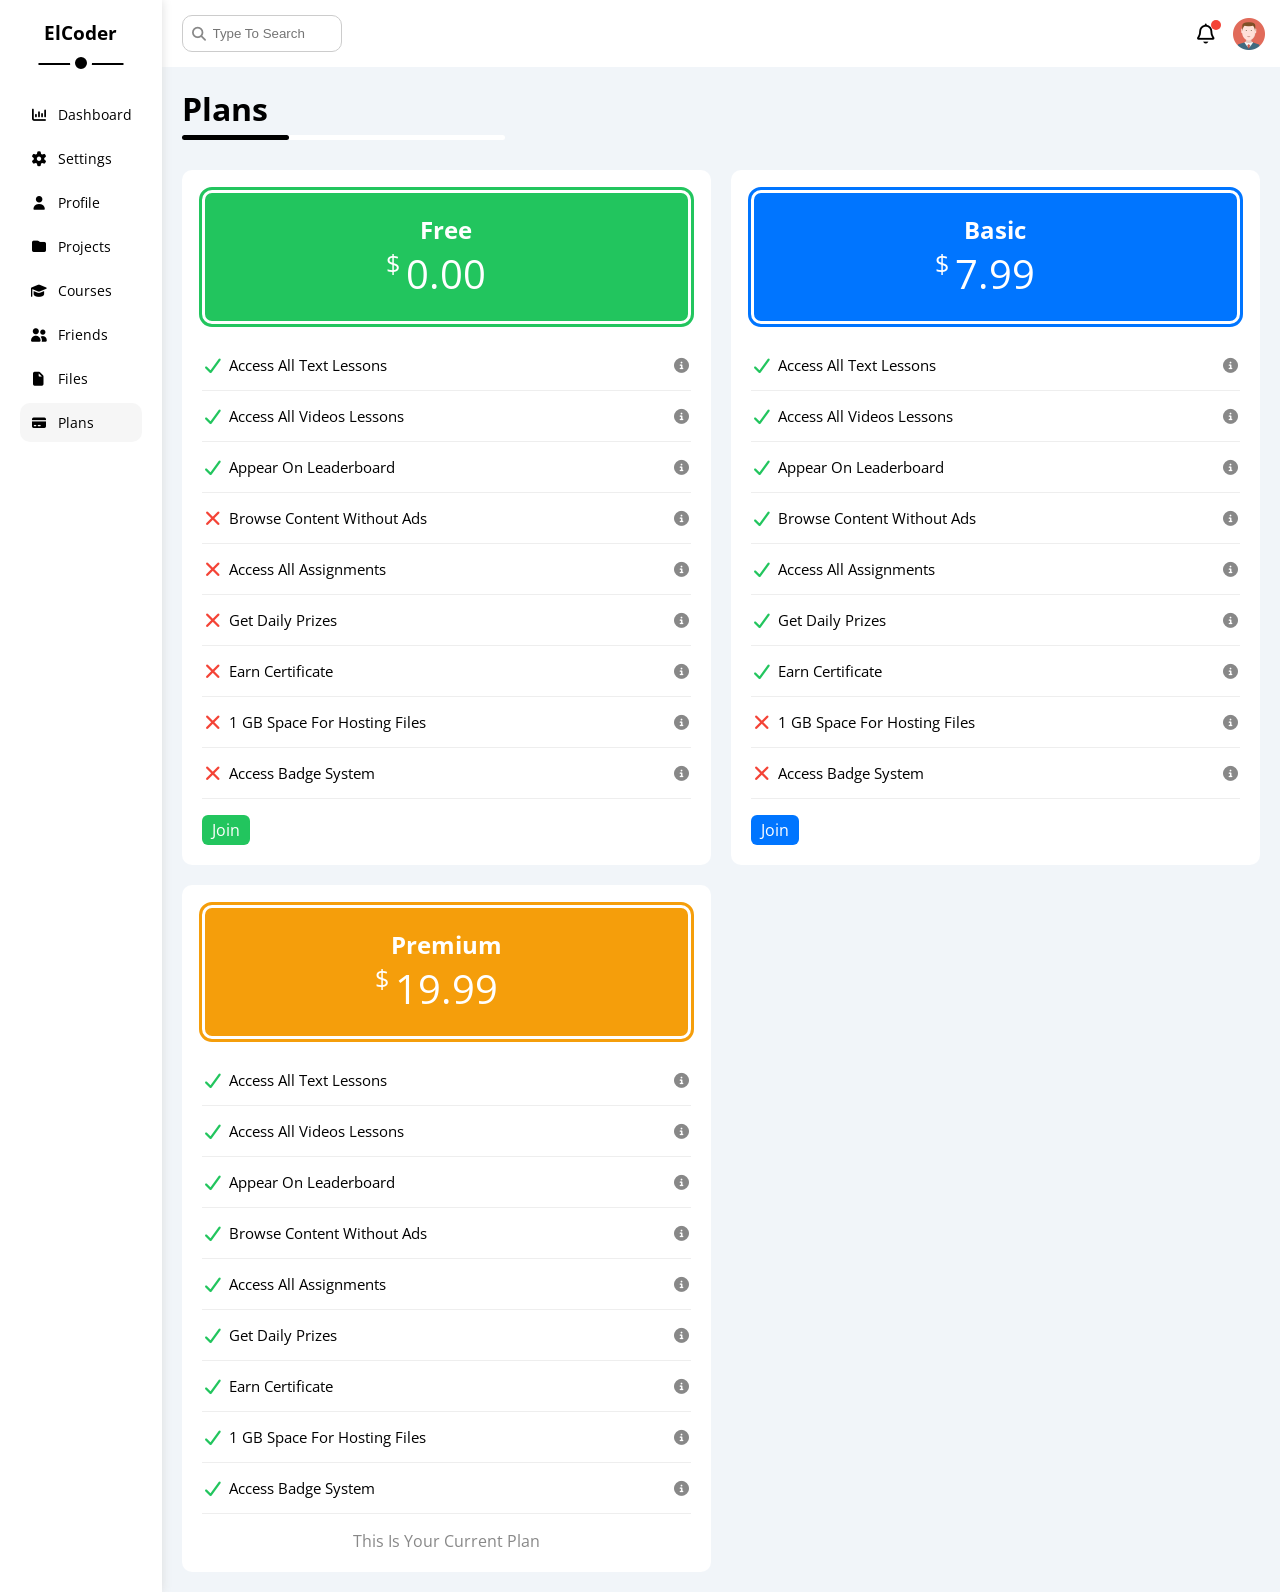
<file: plans.html>
<!doctype html>
<html lang="en">
  <head>
    <meta charset="UTF-8" />
    <meta name="viewport" content="width=device-width, initial-scale=1.0" />
    <title>Plans</title>
    <link rel="stylesheet" href="CSS/all.min.css" />
    <link rel="stylesheet" href="CSS/framework.css" />
    <link rel="stylesheet" href="CSS/main.css" />
    <link rel="preconnect" href="https://fonts.googleapis.com" />
    <link rel="preconnect" href="https://fonts.gstatic.com" crossorigin />
    <link
      href="https://fonts.googleapis.com/css2?family=Cairo:wght@200..1000&family=Open+Sans:ital,wght@0,300..800;1,300..800&family=Roboto:ital,wght@0,100..900;1,100..900&display=swap"
      rel="stylesheet"
    />
  </head>
  <body>
    <div class="page d-flex">
      <div class="sidebar bg-white p-20 p-relative">
        <h3 class="p-relative txt-c mt-0">ElCoder</h3>
        <ul>
          <li>
            <a
              class="d-flex align-center fs-14 c-black rad-10 p-10"
              href="index.html"
            >
              <i class="fa-solid fa-chart-column fa-fw"></i>
              <span class="hide-mobile">Dashboard</span>
            </a>
          </li>
          <li>
            <a
              class="d-flex align-center fs-14 c-black rad-10 p-10"
              href="settings.html"
            >
              <i class="fa-solid fa-gear fa-fw"></i>
              <span class="hide-mobile">Settings</span>
            </a>
          </li>
          <li>
            <a
              class="d-flex align-center fs-14 c-black rad-10 p-10"
              href="profile.html"
            >
              <i class="fa-solid fa-user fa-fw"></i>
              <span class="hide-mobile">Profile</span>
            </a>
          </li>
          <li>
            <a
              class="d-flex align-center fs-14 c-black rad-10 p-10"
              href="projects.html"
            >
              <i class="fa-solid fa-folder fa-fw"></i>
              <span class="hide-mobile">Projects</span>
            </a>
          </li>
          <li>
            <a
              class="d-flex align-center fs-14 c-black rad-10 p-10"
              href="courses.html"
            >
              <i class="fa-solid fa-graduation-cap fa-fw"></i>
              <span class="hide-mobile">Courses</span>
            </a>
          </li>
          <li>
            <a
              class="d-flex align-center fs-14 c-black rad-10 p-10"
              href="friends.html"
            >
              <i class="fa-solid fa-user-group fa-fw"></i>
              <span class="hide-mobile">Friends</span>
            </a>
          </li>
          <li>
            <a
              class="d-flex align-center fs-14 c-black rad-10 p-10"
              href="files.html"
            >
              <i class="fa-solid fa-file fa-fw"></i>
              <span class="hide-mobile">Files</span>
            </a>
          </li>
          <li>
            <a
              class="active d-flex align-center fs-14 c-black rad-10 p-10"
              href="plans.html"
            >
              <i class="fa-solid fa-credit-card fa-fw"></i>
              <span class="hide-mobile">Plans</span>
            </a>
          </li>
        </ul>
      </div>
      <div class="content w-full">
        <!-- start head -->
        <div class="head bg-white p-15 between-flex">
          <div class="search p-relative">
            <input
              class="p-10 rad-10"
              type="search"
              placeholder="Type To Search"
            />
          </div>
          <div class="icons d-flex align-center">
            <span class="notification p-relative">
              <i class="fa-regular fa-bell fa-lg"></i>
            </span>
            <img src="imgs/avatar.png" alt="" />
          </div>
        </div>
        <!-- end head -->
        <h1 class="p-relative">Plans</h1>
        <div class="plans-page d-grid m-20 gap-20">
          <div class="plan green bg-white p-20 rad-10">
            <div class="top bg-green txt-c p-20">
              <h2 class="m-0 c-white">Free</h2>
              <div class="price c-white"><span>$</span>0.00</div>
            </div>
            <ul>
              <li>
                <i class="fa-solid fa-check fa-fw yes"></i>
                <span>Access All Text Lessons</span>
                <i class="fa-solid fa-circle-info help" title="Click Me"></i>
              </li>
              <li>
                <i class="fa-solid fa-check fa-fw yes"></i>
                <span>Access All Videos Lessons</span>
                <i class="fa-solid fa-circle-info help" title="Click Me"></i>
              </li>
              <li>
                <i class="fa-solid fa-check fa-fw yes"></i>
                <span>Appear On Leaderboard</span>
                <i class="fa-solid fa-circle-info help" title="Click Me"></i>
              </li>
              <li>
                <i class="fa-solid fa-xmark fa-fw"></i>
                <span>Browse Content Without Ads</span>
                <i class="fa-solid fa-circle-info help" title="Click Me"></i>
              </li>
              <li>
                <i class="fa-solid fa-xmark fa-fw"></i>
                <span>Access All Assignments</span>
                <i class="fa-solid fa-circle-info help" title="Click Me"></i>
              </li>
              <li>
                <i class="fa-solid fa-xmark fa-fw"></i>
                <span>Get Daily Prizes</span>
                <i class="fa-solid fa-circle-info help" title="Click Me"></i>
              </li>
              <li>
                <i class="fa-solid fa-xmark fa-fw"></i>
                <span>Earn Certificate</span>
                <i class="fa-solid fa-circle-info help" title="Click Me"></i>
              </li>
              <li>
                <i class="fa-solid fa-xmark fa-fw"></i>
                <span>1 GB Space For Hosting Files</span>
                <i class="fa-solid fa-circle-info help" title="Click Me"></i>
              </li>
              <li>
                <i class="fa-solid fa-xmark fa-fw"></i>
                <span>Access Badge System</span>
                <i class="fa-solid fa-circle-info help" title="Click Me"></i>
              </li>
            </ul>
            <a href="#" class="btn-shape bg-green c-white d-block w-fit"
              >Join</a
            >
          </div>
          <!-- Start Plan -->
          <div class="plan blue bg-white p-20 rad-10">
            <div class="top bg-blue txt-c p-20">
              <h2 class="m-0 c-white">Basic</h2>
              <div class="price c-white"><span>$</span>7.99</div>
            </div>
            <ul class="list-none p-0">
              <li>
                <i class="fa-solid fa-check fa-fw yes"></i>
                <span>Access All Text Lessons</span>
                <i class="fa-solid fa-circle-info help" title="Click Me"></i>
              </li>
              <li>
                <i class="fa-solid fa-check fa-fw yes"></i>
                <span>Access All Videos Lessons</span>
                <i class="fa-solid fa-circle-info help" title="Click Me"></i>
              </li>
              <li>
                <i class="fa-solid fa-check fa-fw yes"></i>
                <span>Appear On Leaderboard</span>
                <i class="fa-solid fa-circle-info help" title="Click Me"></i>
              </li>
              <li>
                <i class="fa-solid fa-check fa-fw yes"></i>
                <span>Browse Content Without Ads</span>
                <i class="fa-solid fa-circle-info help" title="Click Me"></i>
              </li>
              <li>
                <i class="fa-solid fa-check fa-fw yes"></i>
                <span>Access All Assignments</span>
                <i class="fa-solid fa-circle-info help" title="Click Me"></i>
              </li>
              <li>
                <i class="fa-solid fa-check fa-fw yes"></i>
                <span>Get Daily Prizes</span>
                <i class="fa-solid fa-circle-info help" title="Click Me"></i>
              </li>
              <li>
                <i class="fa-solid fa-check fa-fw yes"></i>
                <span>Earn Certificate</span>
                <i class="fa-solid fa-circle-info help" title="Click Me"></i>
              </li>
              <li>
                <i class="fa-solid fa-xmark fa-fw"></i>
                <span>1 GB Space For Hosting Files</span>
                <i class="fa-solid fa-circle-info help" title="Click Me"></i>
              </li>
              <li>
                <i class="fa-solid fa-xmark fa-fw"></i>
                <span>Access Badge System</span>
                <i class="fa-solid fa-circle-info help" title="Click Me"></i>
              </li>
            </ul>
            <a href="#" class="btn-shape bg-blue c-white d-block w-fit">Join</a>
          </div>
          <!-- End Plan -->
          <!-- Start Plan -->
          <div class="plan orange bg-white p-20 rad-10">
            <div class="top bg-orange txt-c p-20">
              <h2 class="m-0 c-white">Premium</h2>
              <div class="price c-white"><span>$</span>19.99</div>
            </div>
            <ul class="list-none p-0">
              <li>
                <i class="fa-solid fa-check fa-fw yes"></i>
                <span>Access All Text Lessons</span>
                <i class="fa-solid fa-circle-info help" title="Click Me"></i>
              </li>
              <li>
                <i class="fa-solid fa-check fa-fw yes"></i>
                <span>Access All Videos Lessons</span>
                <i class="fa-solid fa-circle-info help" title="Click Me"></i>
              </li>
              <li>
                <i class="fa-solid fa-check fa-fw yes"></i>
                <span>Appear On Leaderboard</span>
                <i class="fa-solid fa-circle-info help" title="Click Me"></i>
              </li>
              <li>
                <i class="fa-solid fa-check fa-fw yes"></i>
                <span>Browse Content Without Ads</span>
                <i class="fa-solid fa-circle-info help" title="Click Me"></i>
              </li>
              <li>
                <i class="fa-solid fa-check fa-fw yes"></i>
                <span>Access All Assignments</span>
                <i class="fa-solid fa-circle-info help" title="Click Me"></i>
              </li>
              <li>
                <i class="fa-solid fa-check fa-fw yes"></i>
                <span>Get Daily Prizes</span>
                <i class="fa-solid fa-circle-info help" title="Click Me"></i>
              </li>
              <li>
                <i class="fa-solid fa-check fa-fw yes"></i>
                <span>Earn Certificate</span>
                <i class="fa-solid fa-circle-info help" title="Click Me"></i>
              </li>
              <li>
                <i class="fa-solid fa-check fa-fw yes"></i>
                <span>1 GB Space For Hosting Files</span>
                <i class="fa-solid fa-circle-info help" title="Click Me"></i>
              </li>
              <li>
                <i class="fa-solid fa-check fa-fw yes"></i>
                <span>Access Badge System</span>
                <i class="fa-solid fa-circle-info help" title="Click Me"></i>
              </li>
            </ul>
            <p class="c-grey m-0 txt-c">This Is Your Current Plan</p>
          </div>
          <!-- End Plan -->
        </div>
      </div>
    </div>
  </body>
</html>
</file>
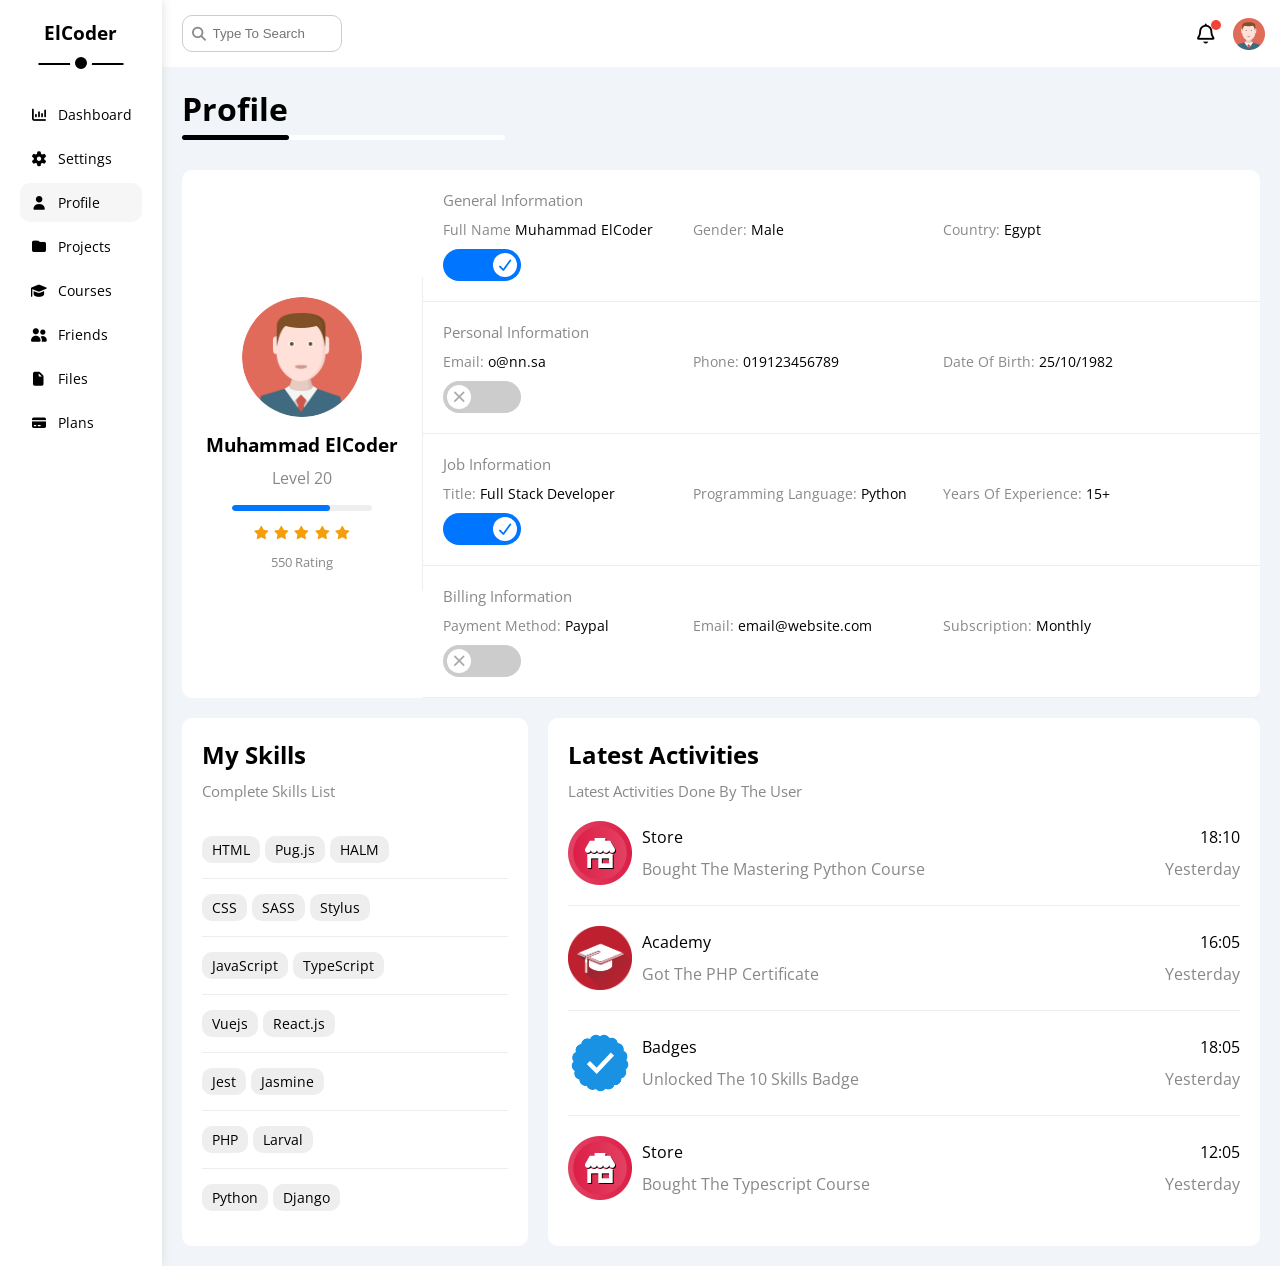
<file: profile.html>
<!doctype html>
<html lang="en">
  <head>
    <meta charset="UTF-8" />
    <meta name="viewport" content="width=device-width, initial-scale=1.0" />
    <title>Profile  </title>
    <link rel="stylesheet" href="CSS/all.min.css" />
    <link rel="stylesheet" href="CSS/framework.css" />
    <link rel="stylesheet" href="CSS/main.css" />
    <link rel="preconnect" href="https://fonts.googleapis.com" />
    <link rel="preconnect" href="https://fonts.gstatic.com" crossorigin />
    <link
      href="https://fonts.googleapis.com/css2?family=Cairo:wght@200..1000&family=Open+Sans:ital,wght@0,300..800;1,300..800&family=Roboto:ital,wght@0,100..900;1,100..900&display=swap"
      rel="stylesheet"
    />
  </head>
  <body>
    <div class="page d-flex">
      <div class="sidebar bg-white p-20 p-relative">
        <h3 class="p-relative txt-c mt-0">ElCoder</h3>
        <ul>
          <li>
            <a
              class="d-flex align-center fs-14 c-black rad-10 p-10"
              href="index.html"
            >
              <i class="fa-solid fa-chart-column fa-fw"></i>
              <span class="hide-mobile">Dashboard</span>
            </a>
          </li>
          <li>
            <a
              class="d-flex align-center fs-14 c-black rad-10 p-10"
              href="settings.html"
            >
              <i class="fa-solid fa-gear fa-fw"></i>
              <span class="hide-mobile">Settings</span>
            </a>
          </li>
          <li>
            <a
              class="active d-flex align-center fs-14 c-black rad-10 p-10"
              href="profile.html"
            >
              <i class="fa-solid fa-user fa-fw"></i>
              <span class="hide-mobile">Profile</span>
            </a>
          </li>
          <li>
            <a
              class="d-flex align-center fs-14 c-black rad-10 p-10"
              href="projects.html"
            >
              <i class="fa-solid fa-folder fa-fw"></i>
              <span class="hide-mobile">Projects</span>
            </a>
          </li>
          <li>
            <a
              class="d-flex align-center fs-14 c-black rad-10 p-10"
              href="courses.html"
            >
              <i class="fa-solid fa-graduation-cap fa-fw"></i>
              <span class="hide-mobile">Courses</span>
            </a>
          </li>
          <li>
            <a
              class="d-flex align-center fs-14 c-black rad-10 p-10"
              href="friends.html"
            >
              <i class="fa-solid fa-user-group fa-fw"></i>
              <span class="hide-mobile">Friends</span>
            </a>
          </li>
          <li>
            <a
              class="d-flex align-center fs-14 c-black rad-10 p-10"
              href="files.html"
            >
              <i class="fa-solid fa-file fa-fw"></i>
              <span class="hide-mobile">Files</span>
            </a>
          </li>
          <li>
            <a
              class="d-flex align-center fs-14 c-black rad-10 p-10"
              href="plans.html"
            >
              <i class="fa-solid fa-credit-card fa-fw"></i>
              <span class="hide-mobile">Plans</span>
            </a>
          </li>
        </ul>
      </div>
      <div class="content w-full">
        <!-- start head -->
        <div class="head bg-white p-15 between-flex">
          <div class="search p-relative">
            <input
              class="p-10 rad-10"
              type="search"
              placeholder="Type To Search"
            />
          </div>
          <div class="icons d-flex align-center">
            <span class="notification p-relative">
              <i class="fa-regular fa-bell fa-lg"></i>
            </span>
            <img src="imgs/avatar.png" alt="" />
          </div>
        </div>
        <!-- end head -->
        <h1 class="p-relative">Profile</h1>
        <div class="profile-page m-20">
          <!-- Start Overview -->
          <div class="overview bg-white rad-10 d-flex align-center mobile-col">
            <div class="avatar-box txt-c p-20">
              <img decoding="async" class="rad-half mb-10" src="imgs/avatar.png" alt="" />
              <h3 class="m-0">Muhammad ElCoder</h3>
              <p class="c-grey mt-10">Level 20</p>
              <div class="level rad-6 bg-eee p-relative">
                <span style="width: 70%"></span>
              </div>
              <div class="rating mt-10 mb-10">
                <i class="fa-solid fa-star c-orange fs-13"></i>
                <i class="fa-solid fa-star c-orange fs-13"></i>
                <i class="fa-solid fa-star c-orange fs-13"></i>
                <i class="fa-solid fa-star c-orange fs-13"></i>
                <i class="fa-solid fa-star c-orange fs-13"></i>
              </div>
              <p class="c-grey m-0 fs-13">550 Rating</p>
            </div>
            <div class="info-box w-full txt-c-mobile">
              <!-- Start Information Row -->
              <div class="box p-20 d-flex align-center">
                <h4 class="c-grey fs-15 m-0 w-full">General Information</h4>
                <div class="fs-14">
                  <span class="c-grey">Full Name</span>
                  <span>Muhammad ElCoder</span>
                </div>
                <div class="fs-14">
                  <span class="c-grey">Gender:</span>
                  <span>Male</span>
                </div>
                <div class="fs-14">
                  <span class="c-grey">Country:</span>
                  <span>Egypt</span>
                </div>
                <div class="fs-14">
                  <label>
                    <input class="toggle-checkbox" type="checkbox" checked />
                    <div class="toggle-switch"></div>
                  </label>
                </div>
              </div>
              <!-- End Information Row -->
              <!-- Start Information Row -->
              <div class="box p-20 d-flex align-center">
                <h4 class="c-grey w-full fs-15 m-0">Personal Information</h4>
                <div class="fs-14">
                  <span class="c-grey">Email:</span>
                  <span>o@nn.sa</span>
                </div>
                <div class="fs-14">
                  <span class="c-grey">Phone:</span>
                  <span>019123456789</span>
                </div>
                <div class="fs-14">
                  <span class="c-grey">Date Of Birth:</span>
                  <span>25/10/1982</span>
                </div>
                <div class="fs-14">
                  <label>
                    <input class="toggle-checkbox" type="checkbox" />
                    <div class="toggle-switch"></div>
                  </label>
                </div>
              </div>
              <!-- End Information Row -->
              <!-- Start Information Row -->
              <div class="box p-20 d-flex align-center">
                <h4 class="c-grey w-full fs-15 m-0">Job Information</h4>
                <div class="fs-14">
                  <span class="c-grey">Title:</span>
                  <span>Full Stack Developer</span>
                </div>
                <div class="fs-14">
                  <span class="c-grey">Programming Language:</span>
                  <span>Python</span>
                </div>
                <div class="fs-14">
                  <span class="c-grey">Years Of Experience:</span>
                  <span>15+</span>
                </div>
                <div class="fs-14">
                  <label>
                    <input class="toggle-checkbox" type="checkbox" checked />
                    <div class="toggle-switch"></div>
                  </label>
                </div>
              </div>
              <!-- End Information Row -->
              <!-- Start Information Row -->
              <div class="box p-20 d-flex align-center">
                <h4 class="c-grey w-full fs-15 m-0">Billing Information</h4>
                <div class="fs-14">
                  <span class="c-grey">Payment Method:</span>
                  <span>Paypal</span>
                </div>
                <div class="fs-14">
                  <span class="c-grey">Email:</span>
                  <span>email@website.com</span>
                </div>
                <div class="fs-14">
                  <span class="c-grey">Subscription:</span>
                  <span>Monthly</span>
                </div>
                <div class="fs-14">
                  <label>
                    <input class="toggle-checkbox" type="checkbox" />
                    <div class="toggle-switch"></div>
                  </label>
                </div>
              </div>
              <!-- End Information Row -->
            </div>
          </div>
          <!-- End Overview -->
          <!-- Start Other Data -->
          <div class="other-data d-flex gap-20">
            <div class="skills-card p-20 bg-white rad-10 mt-20">
              <h2 class="mt-0 mb-10">My Skills</h2>
              <p class="mt-0 mb-20 c-grey fs-15">Complete Skills List</p>
              <ul class="m-0 txt-c-mobile">
                <li><span>HTML</span><span>Pug.js</span><span>HALM</span></li>
                <li><span>CSS</span><span>SASS</span><span>Stylus</span></li>
                <li><span>JavaScript</span><span>TypeScript</span></li>
                <li><span>Vuejs</span><span>React.js</span></li>
                <li><span>Jest</span><span>Jasmine</span></li>
                <li><span>PHP</span><span>Larval</span></li>
                <li><span>Python</span><span>Django</span></li>
              </ul>
            </div>
            <div class="activities p-20 bg-white rad-10 mt-20">
              <h2 class="mt-0 mb-10">Latest Activities</h2>
              <p class="mt-0 mb-20 c-grey fs-15">Latest Activities Done By The User</p>
              <div class="activity d-flex align-center txt-c-mobile">
                <img decoding="async" src="imgs/activity-01.png" alt="" />
                <div class="info">
                  <span class="d-block mb-10">Store</span>
                  <span class="c-grey">Bought The Mastering Python Course</span>
                </div>
                <div class="date">
                  <span class="d-block mb-10">18:10</span>
                  <span class="c-grey">Yesterday</span>
                </div>
              </div>
              <div class="activity d-flex align-center txt-c-mobile">
                <img decoding="async" src="imgs/activity-02.png" alt="" />
                <div class="info">
                  <span class="d-block mb-10">Academy</span>
                  <span class="c-grey">Got The PHP Certificate</span>
                </div>
                <div class="date">
                  <span class="d-block mb-10">16:05</span>
                  <span class="c-grey">Yesterday</span>
                </div>
              </div>
              <div class="activity d-flex align-center txt-c-mobile">
                <img decoding="async" src="imgs/activity-03.png" alt="" />
                <div class="info">
                  <span class="d-block mb-10">Badges</span>
                  <span class="c-grey">Unlocked The 10 Skills Badge</span>
                </div>
                <div class="date">
                  <span class="d-block mb-10">18:05</span>
                  <span class="c-grey">Yesterday</span>
                </div>
              </div>
              <div class="activity d-flex align-center txt-c-mobile">
                <img decoding="async" src="imgs/activity-01.png" alt="" />
                <div class="info">
                  <span class="d-block mb-10">Store</span>
                  <span class="c-grey">Bought The Typescript Course</span>
                </div>
                <div class="date">
                  <span class="d-block mb-10">12:05</span>
                  <span class="c-grey">Yesterday</span>
                </div>
              </div>
            </div>
          </div>
          <!-- End Other Data -->
        </div>
      </div>
    </div>
  </body>
</html>
</file>
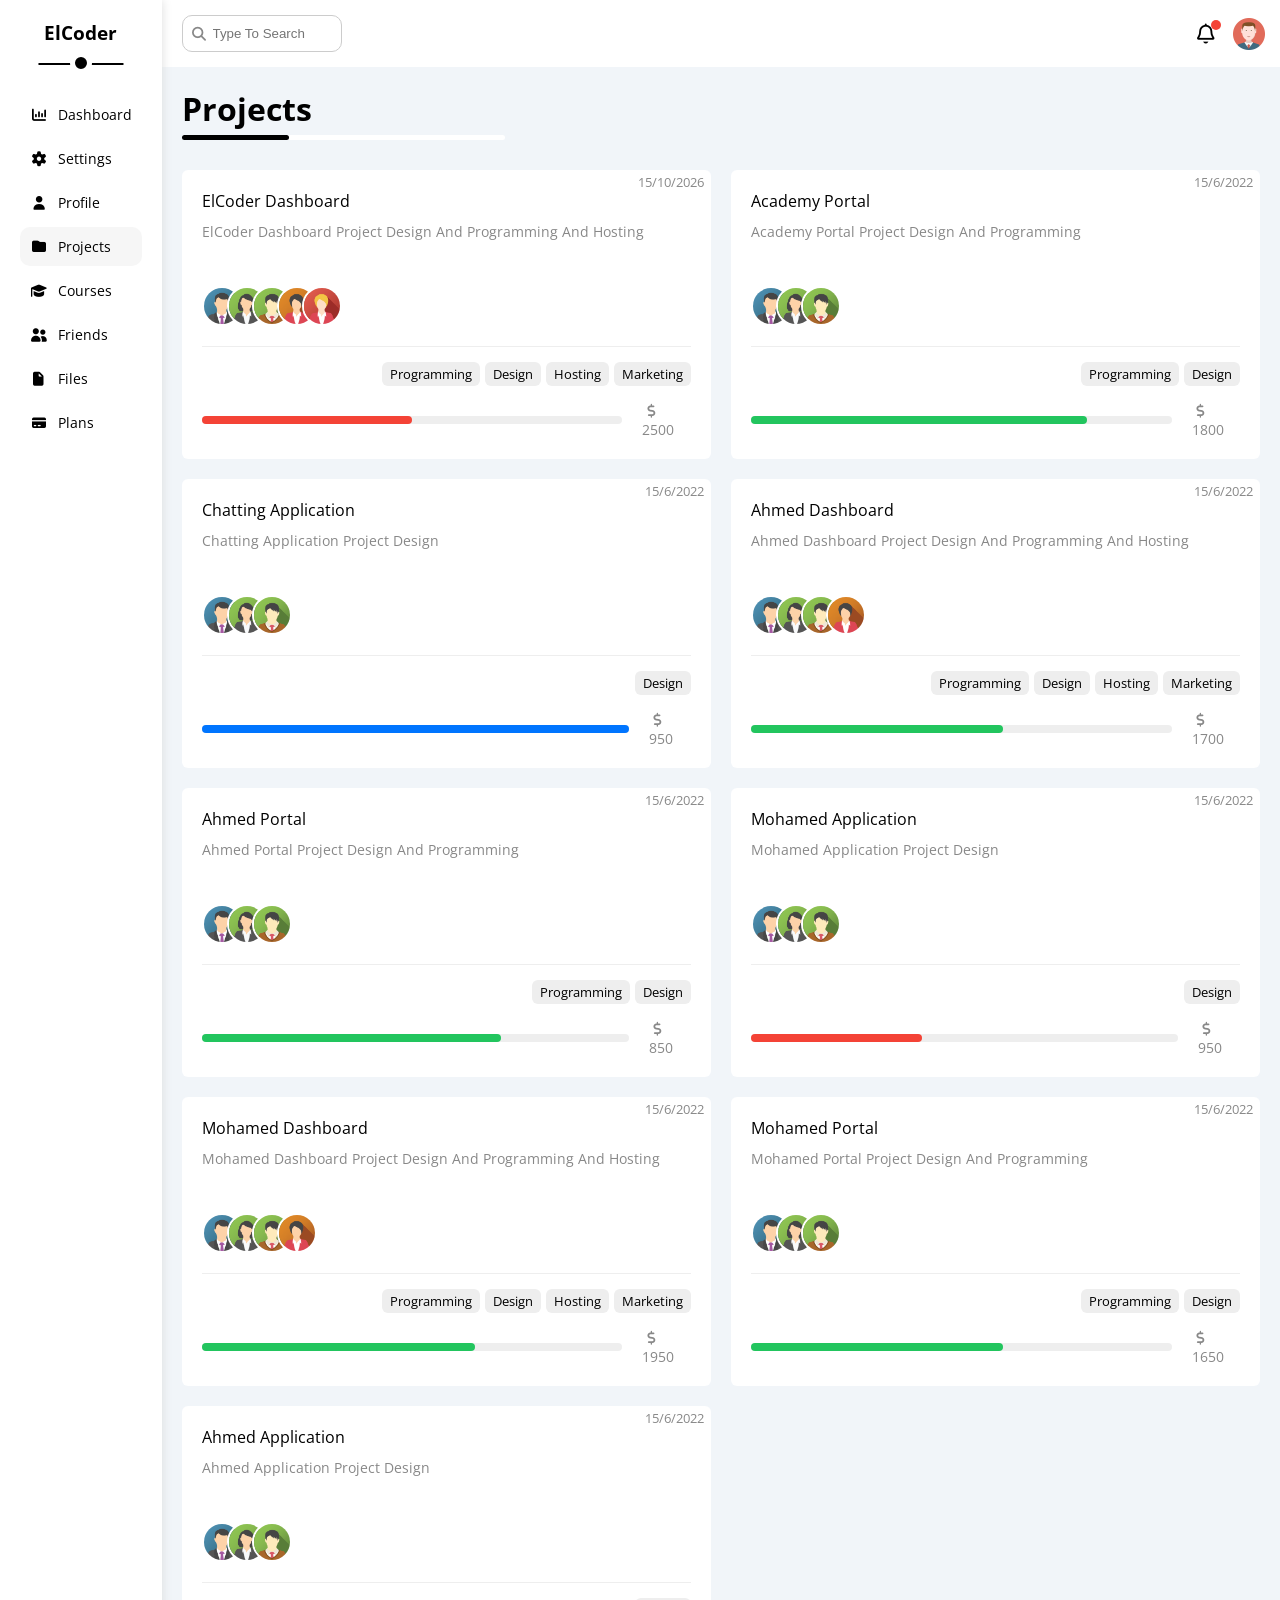
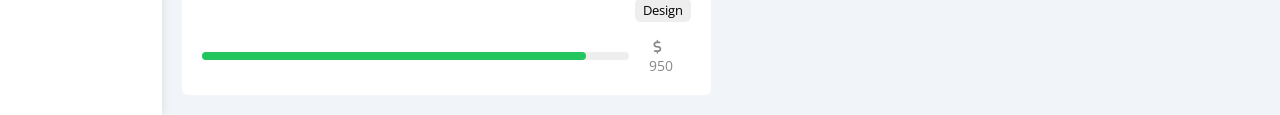
<file: projects.html>
<!doctype html>
<html lang="en">
  <head>
    <meta charset="UTF-8" />
    <meta name="viewport" content="width=device-width, initial-scale=1.0" />
    <title>Projects</title>
    <link rel="stylesheet" href="CSS/all.min.css" />
    <link rel="stylesheet" href="CSS/framework.css" />
    <link rel="stylesheet" href="CSS/main.css" />
    <link rel="preconnect" href="https://fonts.googleapis.com" />
    <link rel="preconnect" href="https://fonts.gstatic.com" crossorigin />
    <link
      href="https://fonts.googleapis.com/css2?family=Cairo:wght@200..1000&family=Open+Sans:ital,wght@0,300..800;1,300..800&family=Roboto:ital,wght@0,100..900;1,100..900&display=swap"
      rel="stylesheet"
    />
  </head>
  <body>
    <div class="page d-flex">
      <div class="sidebar bg-white p-20 p-relative">
        <h3 class="p-relative txt-c mt-0">ElCoder</h3>
        <ul>
          <li>
            <a
              class="d-flex align-center fs-14 c-black rad-10 p-10"
              href="index.html"
            >
              <i class="fa-solid fa-chart-column fa-fw"></i>
              <span class="hide-mobile">Dashboard</span>
            </a>
          </li>
          <li>
            <a
              class="d-flex align-center fs-14 c-black rad-10 p-10"
              href="settings.html"
            >
              <i class="fa-solid fa-gear fa-fw"></i>
              <span class="hide-mobile">Settings</span>
            </a>
          </li>
          <li>
            <a
              class="d-flex align-center fs-14 c-black rad-10 p-10"
              href="profile.html"
            >
              <i class="fa-solid fa-user fa-fw"></i>
              <span class="hide-mobile">Profile</span>
            </a>
          </li>
          <li>
            <a
              class="active d-flex align-center fs-14 c-black rad-10 p-10"
              href="projects.html"
            >
              <i class="fa-solid fa-folder fa-fw"></i>
              <span class="hide-mobile">Projects</span>
            </a>
          </li>
          <li>
            <a
              class="d-flex align-center fs-14 c-black rad-10 p-10"
              href="courses.html"
            >
              <i class="fa-solid fa-graduation-cap fa-fw"></i>
              <span class="hide-mobile">Courses</span>
            </a>
          </li>
          <li>
            <a
              class="d-flex align-center fs-14 c-black rad-10 p-10"
              href="friends.html"
            >
              <i class="fa-solid fa-user-group fa-fw"></i>
              <span class="hide-mobile">Friends</span>
            </a>
          </li>
          <li>
            <a
              class="d-flex align-center fs-14 c-black rad-10 p-10"
              href="files.html"
            >
              <i class="fa-solid fa-file fa-fw"></i>
              <span class="hide-mobile">Files</span>
            </a>
          </li>
          <li>
            <a
              class="d-flex align-center fs-14 c-black rad-10 p-10"
              href="plans.html"
            >
              <i class="fa-solid fa-credit-card fa-fw"></i>
              <span class="hide-mobile">Plans</span>
            </a>
          </li>
        </ul>
      </div>
      <div class="content w-full">
        <!-- start head -->
        <div class="head bg-white p-15 between-flex">
          <div class="search p-relative">
            <input
              class="p-10 rad-10"
              type="search"
              placeholder="Type To Search"
            />
          </div>
          <div class="icons d-flex align-center">
            <span class="notification p-relative">
              <i class="fa-regular fa-bell fa-lg"></i>
            </span>
            <img src="imgs/avatar.png" alt="" />
          </div>
        </div>
        <!-- end head -->
        <h1 class="p-relative">Projects</h1>
        <div class="projects-page d-grid m-20 gap-20">
          <div class="project bg-white p-20 rad-6 p-relative">
            <span class="date fs-13 c-grey">15/10/2026</span>
            <h4 class="m-0">ElCoder Dashboard</h4>
            <p class="c-grey mt-10 mb-10 fs-14">
              ElCoder Dashboard Project Design And Programming And Hosting
            </p>
            <div class="team">
              <a href="#"
                ><img decoding="async" src="imgs/team-01.png" alt=""
              /></a>
              <a href="#"
                ><img decoding="async" src="imgs/team-02.png" alt=""
              /></a>
              <a href="#"
                ><img decoding="async" src="imgs/team-03.png" alt=""
              /></a>
              <a href="#"
                ><img decoding="async" src="imgs/team-04.png" alt=""
              /></a>
              <a href="#"
                ><img decoding="async" src="imgs/team-05.png" alt=""
              /></a>
            </div>
            <div class="do mobile-col d-flex">
              <span class="fs-13 rad-6 bg-eee">Programming</span>
              <span class="fs-13 rad-6 bg-eee">Design</span>
              <span class="fs-13 rad-6 bg-eee">Hosting</span>
              <span class="fs-13 rad-6 bg-eee">Marketing</span>
            </div>
            <div class="info mobile-col gap-20 between-flex">
              <div class="prog bg-eee">
                <span class="bg-red" style="width: 50%"></span>
              </div>
              <div class="fs-14 c-grey">
                <i class="fa-solid fa-dollar-sign"></i>
                2500
              </div>
            </div>
          </div>
          <div class="project bg-white p-20 rad-6 p-relative">
            <span class="date fs-13 c-grey">15/6/2022</span>
            <h4 class="m-0">Academy Portal</h4>
            <p class="c-grey mt-10 mb-10 fs-14">
              Academy Portal Project Design And Programming
            </p>
            <div class="team">
              <a href="#"
                ><img decoding="async" src="imgs/team-01.png" alt=""
              /></a>
              <a href="#"
                ><img decoding="async" src="imgs/team-02.png" alt=""
              /></a>
              <a href="#"
                ><img decoding="async" src="imgs/team-03.png" alt=""
              /></a>
            </div>
            <div class="do mobile-col d-flex">
              <span class="fs-13 rad-6 bg-eee">Programming</span>
              <span class="fs-13 rad-6 bg-eee">Design</span>
            </div>
            <div class="info mobile-col gap-20 between-flex">
              <div class="prog bg-eee">
                <span class="bg-green" style="width: 80%"></span>
              </div>
              <div class="fs-14 c-grey">
                <i class="fa-solid fa-dollar-sign"></i>
                1800
              </div>
            </div>
          </div>
          <div class="project bg-white p-20 rad-6 p-relative">
            <span class="date fs-13 c-grey">15/6/2022</span>
            <h4 class="m-0">Chatting Application</h4>
            <p class="c-grey mt-10 mb-10 fs-14">
              Chatting Application Project Design
            </p>
            <div class="team">
              <a href="#"
                ><img decoding="async" src="imgs/team-01.png" alt=""
              /></a>
              <a href="#"
                ><img decoding="async" src="imgs/team-02.png" alt=""
              /></a>
              <a href="#"
                ><img decoding="async" src="imgs/team-03.png" alt=""
              /></a>
            </div>
            <div class="do mobile-col d-flex">
              <span class="fs-13 rad-6 bg-eee">Design</span>
            </div>
            <div class="info mobile-col gap-20 between-flex">
              <div class="prog bg-eee">
                <span class="bg-blue" style="width: 100%"></span>
              </div>
              <div class="fs-14 c-grey">
                <i class="fa-solid fa-dollar-sign"></i>
                950
              </div>
            </div>
          </div>
          <div class="project bg-white p-20 rad-6 p-relative">
            <span class="date fs-13 c-grey">15/6/2022</span>
            <h4 class="m-0">Ahmed Dashboard</h4>
            <p class="c-grey mt-10 mb-10 fs-14">
              Ahmed Dashboard Project Design And Programming And Hosting
            </p>
            <div class="team">
              <a href="#"
                ><img decoding="async" src="imgs/team-01.png" alt=""
              /></a>
              <a href="#"
                ><img decoding="async" src="imgs/team-02.png" alt=""
              /></a>
              <a href="#"
                ><img decoding="async" src="imgs/team-03.png" alt=""
              /></a>
              <a href="#"
                ><img decoding="async" src="imgs/team-04.png" alt=""
              /></a>
            </div>
            <div class="do mobile-col d-flex">
              <span class="fs-13 rad-6 bg-eee">Programming</span>
              <span class="fs-13 rad-6 bg-eee">Design</span>
              <span class="fs-13 rad-6 bg-eee">Hosting</span>
              <span class="fs-13 rad-6 bg-eee">Marketing</span>
            </div>
            <div class="info mobile-col gap-20 between-flex">
              <div class="prog bg-eee">
                <span class="bg-green" style="width: 60%"></span>
              </div>
              <div class="fs-14 c-grey">
                <i class="fa-solid fa-dollar-sign"></i>
                1700
              </div>
            </div>
          </div>
          <div class="project bg-white p-20 rad-6 p-relative">
            <span class="date fs-13 c-grey">15/6/2022</span>
            <h4 class="m-0">Ahmed Portal</h4>
            <p class="c-grey mt-10 mb-10 fs-14">
              Ahmed Portal Project Design And Programming
            </p>
            <div class="team">
              <a href="#"
                ><img decoding="async" src="imgs/team-01.png" alt=""
              /></a>
              <a href="#"
                ><img decoding="async" src="imgs/team-02.png" alt=""
              /></a>
              <a href="#"
                ><img decoding="async" src="imgs/team-03.png" alt=""
              /></a>
            </div>
            <div class="do mobile-col d-flex">
              <span class="fs-13 rad-6 bg-eee">Programming</span>
              <span class="fs-13 rad-6 bg-eee">Design</span>
            </div>
            <div class="info mobile-col gap-20 between-flex">
              <div class="prog bg-eee">
                <span class="bg-green" style="width: 70%"></span>
              </div>
              <div class="fs-14 c-grey">
                <i class="fa-solid fa-dollar-sign"></i>
                850
              </div>
            </div>
          </div>
          <div class="project bg-white p-20 rad-6 p-relative">
            <span class="date fs-13 c-grey">15/6/2022</span>
            <h4 class="m-0">Mohamed Application</h4>
            <p class="c-grey mt-10 mb-10 fs-14">
              Mohamed Application Project Design
            </p>
            <div class="team">
              <a href="#"
                ><img decoding="async" src="imgs/team-01.png" alt=""
              /></a>
              <a href="#"
                ><img decoding="async" src="imgs/team-02.png" alt=""
              /></a>
              <a href="#"
                ><img decoding="async" src="imgs/team-03.png" alt=""
              /></a>
            </div>
            <div class="do mobile-col d-flex">
              <span class="fs-13 rad-6 bg-eee">Design</span>
            </div>
            <div class="info mobile-col gap-20 between-flex">
              <div class="prog bg-eee">
                <span class="bg-red" style="width: 40%"></span>
              </div>
              <div class="fs-14 c-grey">
                <i class="fa-solid fa-dollar-sign"></i>
                950
              </div>
            </div>
          </div>
          <div class="project bg-white p-20 rad-6 p-relative">
            <span class="date fs-13 c-grey">15/6/2022</span>
            <h4 class="m-0">Mohamed Dashboard</h4>
            <p class="c-grey mt-10 mb-10 fs-14">
              Mohamed Dashboard Project Design And Programming And Hosting
            </p>
            <div class="team">
              <a href="#"
                ><img decoding="async" src="imgs/team-01.png" alt=""
              /></a>
              <a href="#"
                ><img decoding="async" src="imgs/team-02.png" alt=""
              /></a>
              <a href="#"
                ><img decoding="async" src="imgs/team-03.png" alt=""
              /></a>
              <a href="#"
                ><img decoding="async" src="imgs/team-04.png" alt=""
              /></a>
            </div>
            <div class="do mobile-col d-flex">
              <span class="fs-13 rad-6 bg-eee">Programming</span>
              <span class="fs-13 rad-6 bg-eee">Design</span>
              <span class="fs-13 rad-6 bg-eee">Hosting</span>
              <span class="fs-13 rad-6 bg-eee">Marketing</span>
            </div>
            <div class="info mobile-col gap-20 between-flex">
              <div class="prog bg-eee">
                <span class="bg-green" style="width: 65%"></span>
              </div>
              <div class="fs-14 c-grey">
                <i class="fa-solid fa-dollar-sign"></i>
                1950
              </div>
            </div>
          </div>
          <div class="project bg-white p-20 rad-6 p-relative">
            <span class="date fs-13 c-grey">15/6/2022</span>
            <h4 class="m-0">Mohamed Portal</h4>
            <p class="c-grey mt-10 mb-10 fs-14">
              Mohamed Portal Project Design And Programming
            </p>
            <div class="team">
              <a href="#"
                ><img decoding="async" src="imgs/team-01.png" alt=""
              /></a>
              <a href="#"
                ><img decoding="async" src="imgs/team-02.png" alt=""
              /></a>
              <a href="#"
                ><img decoding="async" src="imgs/team-03.png" alt=""
              /></a>
            </div>
            <div class="do mobile-col d-flex">
              <span class="fs-13 rad-6 bg-eee">Programming</span>
              <span class="fs-13 rad-6 bg-eee">Design</span>
            </div>
            <div class="info mobile-col gap-20 between-flex">
              <div class="prog bg-eee">
                <span class="bg-green" style="width: 60%"></span>
              </div>
              <div class="fs-14 c-grey">
                <i class="fa-solid fa-dollar-sign"></i>
                1650
              </div>
            </div>
          </div>
          <div class="project bg-white p-20 rad-6 p-relative">
            <span class="date fs-13 c-grey">15/6/2022</span>
            <h4 class="m-0">Ahmed Application</h4>
            <p class="c-grey mt-10 mb-10 fs-14">
              Ahmed Application Project Design
            </p>
            <div class="team">
              <a href="#"
                ><img decoding="async" src="imgs/team-01.png" alt=""
              /></a>
              <a href="#"
                ><img decoding="async" src="imgs/team-02.png" alt=""
              /></a>
              <a href="#"
                ><img decoding="async" src="imgs/team-03.png" alt=""
              /></a>
            </div>
            <div class="do mobile-col d-flex">
              <span class="fs-13 rad-6 bg-eee">Design</span>
            </div>
            <div class="info mobile-col gap-20 between-flex">
              <div class="prog bg-eee">
                <span class="bg-green" style="width: 90%"></span>
              </div>
              <div class="fs-14 c-grey">
                <i class="fa-solid fa-dollar-sign"></i>
                950
              </div>
            </div>
          </div>
        </div>
      </div>
    </div>
  </body>
</html>
</file>
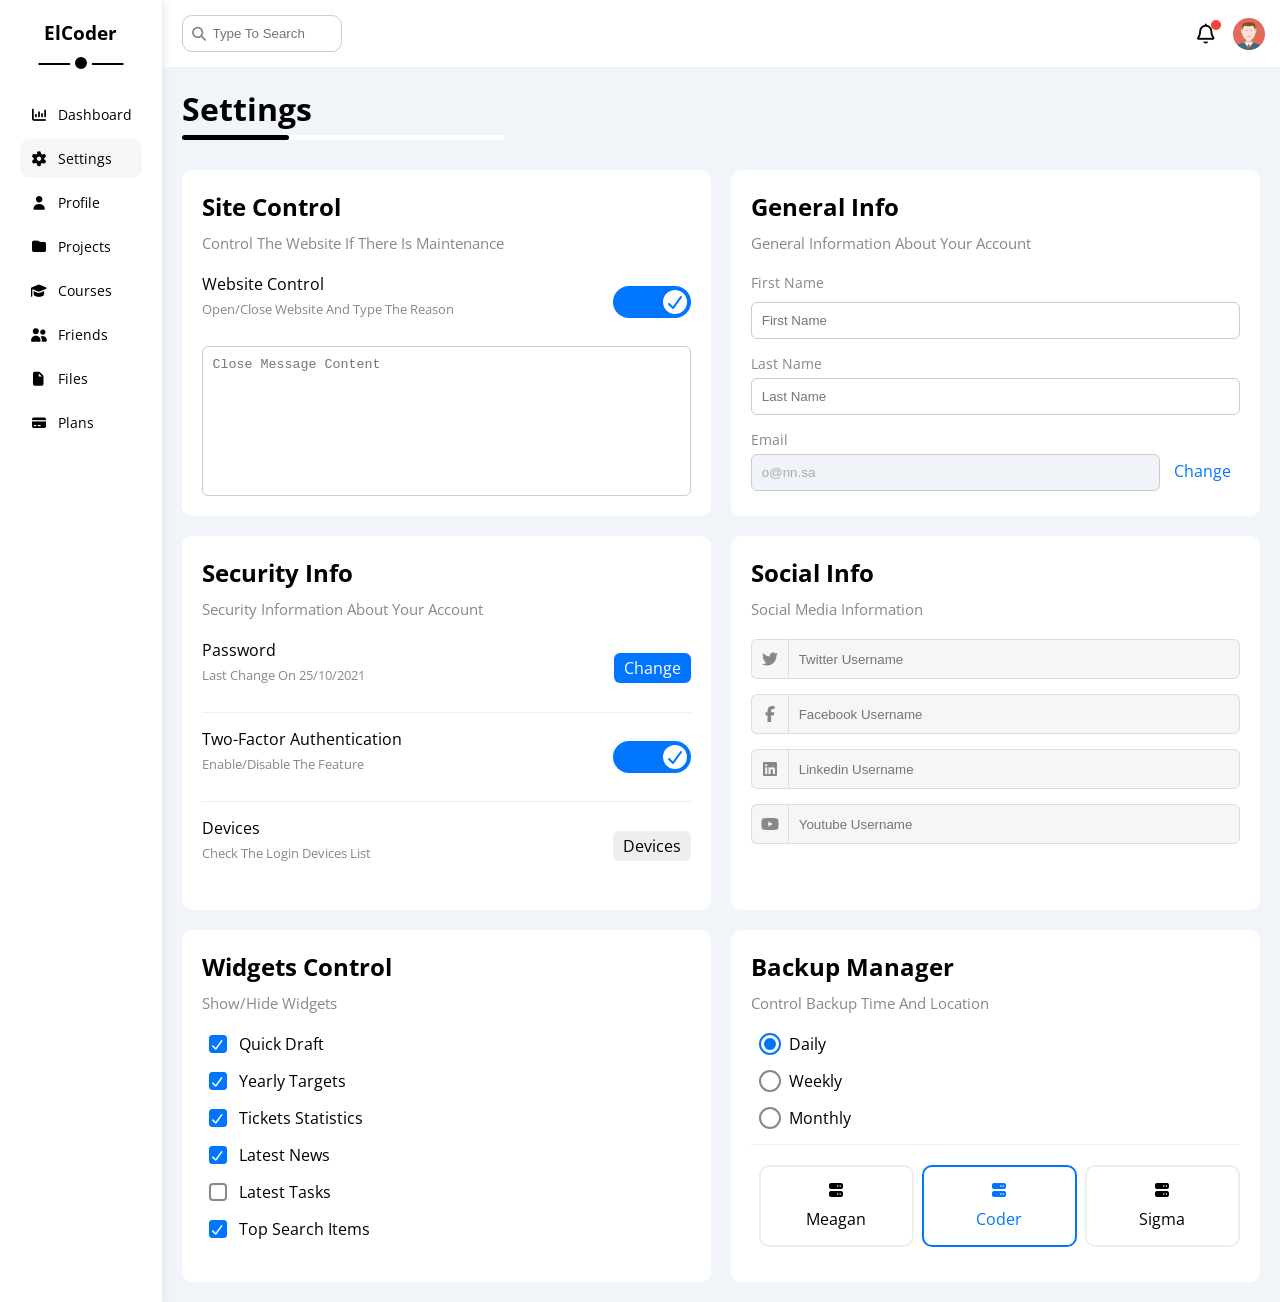
<file: settings.html>
<!doctype html>
<html lang="en">
  <head>
    <meta charset="UTF-8" />
    <meta name="viewport" content="width=device-width, initial-scale=1.0" />
    <title>Settings</title>
    <link rel="stylesheet" href="CSS/all.min.css" />
    <link rel="stylesheet" href="CSS/framework.css" />
    <link rel="stylesheet" href="CSS/main.css" />
    <link rel="preconnect" href="https://fonts.googleapis.com" />
    <link rel="preconnect" href="https://fonts.gstatic.com" crossorigin />
    <link
      href="https://fonts.googleapis.com/css2?family=Cairo:wght@200..1000&family=Open+Sans:ital,wght@0,300..800;1,300..800&family=Roboto:ital,wght@0,100..900;1,100..900&display=swap"
      rel="stylesheet"
    />
  </head>
  <body>
    <div class="page d-flex">
      <div class="sidebar bg-white p-20 p-relative">
        <h3 class="p-relative txt-c mt-0">ElCoder</h3>
        <ul>
          <li>
            <a
              class="d-flex align-center fs-14 c-black rad-10 p-10"
              href="index.html"
            >
              <i class="fa-solid fa-chart-column fa-fw"></i>
              <span class="hide-mobile">Dashboard</span>
            </a>
          </li>
          <li>
            <a
              class="active d-flex align-center fs-14 c-black rad-10 p-10"
              href="settings.html"
            >
              <i class="fa-solid fa-gear fa-fw"></i>
              <span class="hide-mobile">Settings</span>
            </a>
          </li>
          <li>
            <a
              class="d-flex align-center fs-14 c-black rad-10 p-10"
              href="profile.html"
            >
              <i class="fa-solid fa-user fa-fw"></i>
              <span class="hide-mobile">Profile</span>
            </a>
          </li>
          <li>
            <a
              class="d-flex align-center fs-14 c-black rad-10 p-10"
              href="projects.html"
            >
              <i class="fa-solid fa-folder fa-fw"></i>
              <span class="hide-mobile">Projects</span>
            </a>
          </li>
          <li>
            <a
              class="d-flex align-center fs-14 c-black rad-10 p-10"
              href="courses.html"
            >
              <i class="fa-solid fa-graduation-cap fa-fw"></i>
              <span class="hide-mobile">Courses</span>
            </a>
          </li>
          <li>
            <a
              class="d-flex align-center fs-14 c-black rad-10 p-10"
              href="friends.html"
            >
              <i class="fa-solid fa-user-group fa-fw"></i>
              <span class="hide-mobile">Friends</span>
            </a>
          </li>
          <li>
            <a
              class="d-flex align-center fs-14 c-black rad-10 p-10"
              href="files.html"
            >
              <i class="fa-solid fa-file fa-fw"></i>
              <span class="hide-mobile">Files</span>
            </a>
          </li>
          <li>
            <a
              class="d-flex align-center fs-14 c-black rad-10 p-10"
              href="plans.html"
            >
              <i class="fa-solid fa-credit-card fa-fw"></i>
              <span class="hide-mobile">Plans</span>
            </a>
          </li>
        </ul>
      </div>
      <div class="content w-full">
        <!-- start head -->
        <div class="head bg-white p-15 between-flex">
          <div class="search p-relative">
            <input
              class="p-10 rad-10"
              type="search"
              placeholder="Type To Search"
            />
          </div>
          <div class="icons d-flex align-center">
            <span class="notification p-relative">
              <i class="fa-regular fa-bell fa-lg"></i>
            </span>
            <img src="imgs/avatar.png" alt="" />
          </div>
        </div>
        <!-- end head -->
        <h1 class="p-relative">Settings</h1>
        <div class="settings-page m-20 d-grid gap-20">
          <!-- Start Settings Box -->
          <div class="p-20 bg-white rad-10">
            <h2 class="mt-0 mb-10">Site Control</h2>
            <p class="mt-0 mb-20 c-grey fs-15">
              Control The Website If There Is Maintenance
            </p>
            <div class="mb-15 between-flex">
              <div>
                <span>Website Control</span>
                <p class="c-grey mt-5 mb-0 fs-13">
                  Open/Close Website And Type The Reason
                </p>
              </div>
              <div>
                <label>
                  <input class="toggle-checkbox" type="checkbox" checked />
                  <div class="toggle-switch"></div>
                </label>
              </div>
            </div>
            <textarea
              class="close-message p-10 rad-6 d-block w-full"
              placeholder="Close Message Content"
            ></textarea>
          </div>
          <!-- End Settings Box -->
          <!-- Start Settings Box -->
          <div class="p-20 bg-white rad-10">
            <h2 class="mt-0 mb-10">General Info</h2>
            <p class="mt-0 mb-20 c-grey fs-15">
              General Information About Your Account
            </p>
            <div class="mb-15">
              <label class="fs-14 c-grey d-block mb-10" for="first"
                >First Name</label
              >
              <input
                class="b-ccc p-10 rad-6 d-block w-full"
                type="text"
                id="first"
                placeholder="First Name"
              />
            </div>
            <div class="mb-15">
              <label class="fs-14 c-grey d-block mb-5" for="last"
                >Last Name</label
              >
              <input
                class="b-ccc p-10 rad-6 d-block w-full"
                id="last"
                type="text"
                placeholder="Last Name"
              />
            </div>
            <div>
              <label class="fs-14 c-grey d-block mb-5" for="email">Email</label>
              <input
                class="email b-ccc p-10 rad-6 w-full mr-10"
                id="email"
                type="email"
                value="o@nn.sa"
                disabled
              />
              <a class="c-blue" href="#">Change</a>
            </div>
          </div>
          <!-- End Settings Box -->
          <!-- Start Settings Box -->
          <div class="p-20 bg-white rad-10">
            <h2 class="mt-0 mb-10">Security Info</h2>
            <p class="mt-0 mb-20 c-grey fs-15">
              Security Information About Your Account
            </p>
            <div class="sec-box mb-15 between-flex">
              <div>
                <span>Password</span>
                <p class="c-grey mt-5 mb-0 fs-13">Last Change On 25/10/2021</p>
              </div>
              <a class="button bg-blue c-white btn-shape" href="#">Change</a>
            </div>
            <div class="sec-box mb-15 between-flex">
              <div>
                <span>Two-Factor Authentication</span>
                <p class="c-grey mt-5 mb-0 fs-13">Enable/Disable The Feature</p>
              </div>
              <label>
                <input class="toggle-checkbox" type="checkbox" checked />
                <div class="toggle-switch"></div>
              </label>
            </div>
            <div class="sec-box between-flex">
              <div>
                <span>Devices</span>
                <p class="c-grey mt-5 mb-0 fs-13">
                  Check The Login Devices List
                </p>
              </div>
              <a class="bg-eee c-black btn-shape" href="#">Devices</a>
            </div>
          </div>
          <!-- End Settings Box -->
          <!-- Start Settings Box -->
          <div class="social-boxes p-20 bg-white rad-10">
            <h2 class="mt-0 mb-10">Social Info</h2>
            <p class="mt-0 mb-20 c-grey fs-15">Social Media Information</p>
            <div class="d-flex align-center mb-15">
              <i class="fa-brands fa-twitter center-flex c-grey"></i>
              <input
                class="w-full"
                type="text"
                placeholder="Twitter Username"
              />
            </div>
            <div class="d-flex align-center mb-15">
              <i class="fa-brands fa-facebook-f center-flex c-grey"></i>
              <input
                class="w-full"
                type="text"
                placeholder="Facebook Username"
              />
            </div>
            <div class="d-flex align-center mb-15">
              <i class="fa-brands fa-linkedin center-flex c-grey"></i>
              <input
                class="w-full"
                type="text"
                placeholder="Linkedin Username"
              />
            </div>
            <div class="d-flex align-center">
              <i class="fa-brands fa-youtube center-flex c-grey"></i>
              <input
                class="w-full"
                type="text"
                placeholder="Youtube Username"
              />
            </div>
          </div>
          <!-- End Settings Box -->
          <!-- Start Settings Box -->
          <div class="widgets-control p-20 bg-white rad-10">
            <h2 class="mt-0 mb-10">Widgets Control</h2>
            <p class="mt-0 mb-20 c-grey fs-15">Show/Hide Widgets</p>
            <div class="control d-flex align-center mb-15">
              <input type="checkbox" id="one" checked />
              <label for="one">Quick Draft</label>
            </div>
            <div class="control d-flex align-center mb-15">
              <input type="checkbox" id="two" checked />
              <label for="two">Yearly Targets</label>
            </div>
            <div class="control d-flex align-center mb-15">
              <input type="checkbox" id="three" checked />
              <label for="three">Tickets Statistics</label>
            </div>
            <div class="control d-flex align-center mb-15">
              <input type="checkbox" id="four" checked />
              <label for="four">Latest News</label>
            </div>
            <div class="control d-flex align-center mb-15">
              <input type="checkbox" id="five" />
              <label for="five">Latest Tasks</label>
            </div>
            <div class="control d-flex align-center mb-15">
              <input type="checkbox" id="six" checked />
              <label for="six">Top Search Items</label>
            </div>
          </div>
          <!-- End Settings Box -->
          <!-- Start Settings Box -->
          <div class="backup-control p-20 bg-white rad-10">
            <h2 class="mt-0 mb-10">Backup Manager</h2>
            <p class="mt-0 mb-20 c-grey fs-15">
              Control Backup Time And Location
            </p>
            <div class="date d-flex align-center mb-15">
              <input type="radio" name="time" id="daily" checked />
              <label for="daily">Daily</label>
            </div>
            <div class="date d-flex align-center mb-15">
              <input type="radio" name="time" id="weekly" />
              <label for="weekly">Weekly</label>
            </div>
            <div class="date d-flex align-center mb-15">
              <input type="radio" name="time" id="monthly" />
              <label for="monthly">Monthly</label>
            </div>
            <div class="servers d-flex align-center txt-c">
              <input type="radio" name="servers" id="server-one" />
              <div class="server mb-15 rad-10 w-full">
                <label class="d-block m-15" for="server-one">
                  <i class="fa-solid fa-server d-block mb-10 w-full"></i>
                  Meagan
                </label>
              </div>
              <input type="radio" name="servers" id="server-two" checked />
              <div class="server mb-15 rad-10 w-full">
                <label class="d-block m-15" for="server-two">
                  <i class="fa-solid fa-server d-block mb-10 w-full"></i>
                  Coder
                </label>
              </div>
              <input type="radio" name="servers" id="server-three" />
              <div class="server mb-15 rad-10 w-full">
                <label class="d-block m-15" for="server-three">
                  <i class="fa-solid fa-server d-block mb-10 w-full"></i>
                  Sigma
                </label>
              </div>
            </div>
          </div>
          <!-- End Settings Box -->
        </div>
      </div>
    </div>
  </body>
</html>
</file>
<file: CSS/framework.css>
/* start main layout */
:root {
  --blue-color: #0075ff;
  --blue-alt-color: #0d69d5;
  --orange-color: #f59e0b;
  --green-color: #22c55e;
  --red-color: #f44336;
  --grey-color: #888;
}
.d-block {
  display: block;
}
.d-flex {
  display: flex;
}
.align-center {
  align-items: center;
}
.space-between {
  justify-content: space-between;
}
.f-wrap {
  flex-wrap: wrap;
}
@media (max-width: 767px) {
  .mobile-just-c {
    justify-content: center;
  }
}
.d-gird {
  display: grid;
}
.gap-20 {
  gap: 20px;
}
.h-100 {
  height: 100px;
}
.h-full {
  height: 100%;
}
.w-100 {
  width: 100px;
}
.w-full {
  width: 100%;
}
.w-fit {
  width: fit-content;
}
@media (max-width: 767px) {
  .hide-mobile {
    display: none;
  }
}
@media (max-width: 767px) {
  .block-mobile {
    display: block;
  }
}
@media (max-width: 767px) {
  .mobile-col {
    flex-direction: column;
  }
}
/* end main layout */
/* start element layout */
.p-10 {
  padding: 10px;
}
.p-15 {
  padding: 15px;
}
.p-20 {
  padding: 20px;
}
.pt-10 {
  padding-top: 10px;
}
.pt-15 {
  padding-top: 15px;
}
.pt-20 {
  padding-top: 20px;
}
.pb-10 {
  padding-bottom: 10px;
}
.pb-15 {
  padding-bottom: 15px;
}
.pb-20 {
  padding-bottom: 20px;
}
.pl-15 {
  padding-left: 15px;
}
.m-0 {
  margin: 0;
}
.m-15 {
  margin: 15px;
}
.m-20 {
  margin: 20px;
}
.mt-0 {
  margin-top: 0;
}
.mt-5 {
  margin-top: 5px;
}
.mt-10 {
  margin-top: 10px;
}
.mt-15 {
  margin-top: 15px;
}
.mt-20 {
  margin-top: 20px;
}
.mt-25 {
  margin-top: 25px;
}
.mr-10 {
  margin-right: 10px;
}
.mr-15 {
  margin-right: 15px;
}
.mb-5 {
  margin-bottom: 5px;
}
.mb-10 {
  margin-bottom: 10px;
}
.mb-15 {
  margin-bottom: 15px;
}
.mb-20 {
  margin-bottom: 20px;
}
.mb-25 {
  margin-bottom: 25px;
}
.rad-6 {
  border-radius: 6px;
  -webkit-border-radius: 6px;
  -moz-border-radius: 6px;
  -ms-border-radius: 6px;
  -o-border-radius: 6px;
}
.rad-10 {
  border-radius: 10px;
  -webkit-border-radius: 10px;
  -moz-border-radius: 10px;
  -ms-border-radius: 10px;
  -o-border-radius: 10px;
}
.rad-half {
  border-radius: 50%;
  -webkit-border-radius: 50%;
  -moz-border-radius: 50%;
  -ms-border-radius: 50%;
  -o-border-radius: 50%;
}
.b-eee {
  border: 1px solid #eee;
}
.b-ccc {
  border: 1px solid #ccc;
}
.b-none {
  border: none;
}
/* end element layout */
/* start color */
.bg-white {
  background-color: white;
}
.bg-eee {
  background-color: #eee;
}
.bg-blue {
  background-color: var(--blue-color);
}
.bg-orange {
  background-color: var(--orange-color);
}
.bg-green {
  background-color: var(--green-color);
}
.bg-red {
  background-color: var(--red-color);
}
.c-blue {
  color: var(--blue-color);
}
.c-orange {
  color: var(--orange-color);
}
.c-green {
  color: var(--green-color);
}
.c-black {
  color: black;
}
.c-grey {
  color: var(--grey-color);
}
.c-white {
  color: white;
}
.c-red {
  color: var(--red-color);
}
/* end color */
/* start position */
.p-relative {
  position: relative;
}
/* end position */
/* start font */
.txt-c {
  text-align: center;
}
@media (max-width: 767px) {
  .txt-c-mobile {
    text-align: center;
  }
}
.fs-13 {
  font-size: 13px;
}
.fs-14 {
  font-size: 14px;
}
.fs-15 {
  font-size: 15px;
}
.fs-25 {
  font-size: 25px;
}
.fw-bold {
  font-weight: bold;
}
/* end font */
/* start components */
.center-flex {
  display: flex;
  align-items: center;
  justify-content: center;
}
.between-flex {
  display: flex;
  align-items: center;
  justify-content: space-between;
}
.btn-shape {
  padding: 4px 10px;
  cursor: pointer;
  border-radius: 6px;
  -webkit-border-radius: 6px;
  -moz-border-radius: 6px;
  -ms-border-radius: 6px;
  -o-border-radius: 6px;
}
/* end components */
</file>
<file: CSS/main.css>
/* start global rules */
:root {
  --blue-color: #0075ff;
  --blue-alt-color: #0d69d5;
  --orange-color: #f59e0b;
  --green-color: #22c55e;
  --red-color: #f44336;
  --grey-color: #888;
}
* {
  box-sizing: border-box;
}
body {
  font-family: "Open Sans", sans-serif;
  margin: 0;
}
*:focus {
  outline: none;
}
a {
  text-decoration: none;
}
.page {
  background-color: #f1f5f9;
  min-height: 100vh;
}
ul {
  list-style: none;
  padding: 0;
}
::-webkit-scrollbar {
  width: 10px;
}
::-webkit-scrollbar-track {
  background-color: #ccc;
}
::-webkit-scrollbar-thumb {
  background-color: var(--blue-color);
  border-radius: 20px;
  -webkit-border-radius: 20px;
  -moz-border-radius: 20px;
  -ms-border-radius: 20px;
  -o-border-radius: 20px;
}
::-webkit-scrollbar-thumb:hover {
  background-color: var(--blue-alt-color);
}
/* end global rules */
.sidebar {
  box-shadow: 0 0 10px #ddd;
}
.sidebar h3 {
  margin-bottom: 50px;
}
.sidebar h3::before {
  content: "";
  width: 70%;
  height: 2px;
  position: absolute;
  background-color: black;
  bottom: -20px;
  left: 50%;
  -webkit-transform: translateX(-50%);
  -moz-transform: translateX(-50%);
  -ms-transform: translateX(-50%);
  -o-transform: translateX(-50%);
  transform: translateX(-50%);
}
.sidebar h3::after {
  content: "";
  position: absolute;
  width: 12px;
  height: 12px;
  background-color: black;
  border: 5px solid white;
  -webkit-border-radius: 50%;
  -moz-border-radius: 50%;
  -ms-border-radius: 50%;
  -o-border-radius: 50%;
  border-radius: 50%;
  bottom: -29px;
  left: 50%;
  -webkit-transform: translateX(-50%);
  -moz-transform: translateX(-50%);
  -ms-transform: translateX(-50%);
  transform: translateX(-50%);
  -o-transform: translateX(-50%);
}
.sidebar li a {
  -webkit-transition: 0.3s;
  -moz-transition: 0.3s;
  -ms-transition: 0.3s;
  -o-transition: 0.3s;
  transition: 0.3s;
  margin-bottom: 5px;
}
.sidebar li a:hover,
.sidebar li a.active {
  background-color: #f6f6f6;
}
.sidebar ul li a span {
  font-size: 14px;
  margin-left: 10px;
}
@media (max-width: 767px) {
  .sidebar {
    padding: 10px;
    width: 62px;
  }
  .sidebar h3 {
    font-size: 12px;
    margin-bottom: 15px;
  }
  .sidebar h3::before,
  .sidebar h3::after {
    display: none;
  }
}
/* start content  */
.content {
  overflow: hidden;
}
.head .search::before {
  content: "\f002";
  font-family: var(--fa-style-family-classic);
  font-weight: 900;
  top: 50%;
  left: 15px;
  position: absolute;
  font-size: 14px;
  color: var(--grey-color);
  -webkit-transform: translateY(-50%);
  -moz-transform: translateY(-50%);
  -ms-transform: translateY(-50%);
  -o-transform: translateY(-50%);
  transform: translateY(-50%);
}
.head .search input {
  margin-left: 5px;
  padding-left: 30px;
  width: 160px;
  border: 1px solid #ccc;
  transition: width 0.3s;
  -webkit-transition: width 0.3s;
  -moz-transition: width 0.3s;
  -ms-transition: width 0.3s;
  -o-transition: width 0.3s;
}
.head .search input:focus {
  border-color: #aaa;
  width: 200px;
}
.head .search input:focus::placeholder {
  opacity: 0;
}
.head .icons .notification::before {
  content: "";
  position: absolute;
  top: -3px;
  right: -3px;
  width: 10px;
  height: 10px;
  background-color: var(--red-color);
  border-radius: 50%;
  -webkit-border-radius: 50%;
  -moz-border-radius: 50%;
  -ms-border-radius: 50%;
  -o-border-radius: 50%;
}
.head .icons img {
  width: 32px;
  height: 32px;
  margin-left: 15px;
}
h1 {
  margin: 20px 20px 40px;
}
h1::before,
h1::after {
  content: "";
  position: absolute;
  left: 0;
  bottom: -10px;
  height: 5px;
  border-radius: 5px;
  -webkit-border-radius: 5px;
  -moz-border-radius: 5px;
  -ms-border-radius: 5px;
  -o-border-radius: 5px;
}
h1::before {
  width: 30%;
  background-color: white;
}
h1::after {
  width: 10%;
  background-color: black;
}
.wrapper {
  display: grid;
  grid-template-columns: repeat(auto-fill, minmax(450px, 1fr));
  margin-left: 20px;
  margin-right: 20px;
  margin-bottom: 20px;
}
@media (max-width: 767px) {
  .wrapper {
    grid-template-columns: minmax(200px, 1fr);
    margin-left: 10px;
    margin-right: 10px;
  }
}
/* end content */
/* start widget */
.welcome {
  overflow: hidden;
}
.welcome .intro img {
  width: 170px;
  margin-bottom: -10px;
}
.welcome .avatar {
  background-color: white;
  width: 64px;
  height: 64px;
  margin-left: 20px;
  border: 3px solid white;
  padding: 3px;
  box-shadow: 0 0 5px #ddd;
  margin-top: -32px;
  border-radius: 50%;
  -webkit-border-radius: 50%;
  -moz-border-radius: 50%;
  -ms-border-radius: 50%;
  -o-border-radius: 50%;
}
.welcome .body {
  border-top: 1px solid #eee;
  border-bottom: 1px solid #eee;
}
.welcome .body > div {
  flex: 1;
  padding: 15px;
}
@media (max-width: 767px) {
  .welcome .body {
    padding: 10px;
  }
  .welcome .body > div {
    margin-bottom: 10px;
    padding: 7px;
  }
  .welcome .body > div:not(:last-child) {
    border-bottom: 1px solid #eee;
  }
  .welcome .avatar {
    margin-left: 0;
  }
}
.welcome .visit {
  margin: 0 15px 15px auto;
  transition: 0.3s;
  -webkit-transition: 0.3s;
  -moz-transition: 0.3s;
  -ms-transition: 0.3s;
  -o-transition: 0.3s;
}
.welcome .visit:hover {
  background-color: var(--blue-alt-color);
}
.quick-draft textarea {
  min-height: 180px;
  resize: none;
}
.quick-draft .save {
  margin-left: auto;
  transition: 0.3s;
  -webkit-transition: 0.3s;
  -moz-transition: 0.3s;
  -ms-transition: 0.3s;
  -o-transition: 0.3s;
}
.quick-draft .save:hover {
  background-color: var(--blue-alt-color);
}
.targets .target-row .icon {
  width: 80px;
  height: 80px;
  margin-right: 15px;
}
.targets .details {
  flex: 1;
}
.targets .details .prog {
  width: 100%;
  height: 4px;
}
.targets .details .prog span {
  position: absolute;
  top: 0;
  left: 0;
  height: 100%;
}
.targets .details .prog span::before {
  position: absolute;
  content: attr(data-progress);
  color: white;
  bottom: 16px;
  right: -16px;
  padding: 2px 5px;
  font-size: 13px;
  border-radius: 6px;
  -webkit-border-radius: 6px;
  -moz-border-radius: 6px;
  -ms-border-radius: 6px;
  -o-border-radius: 6px;
}
.targets .details .prog span.money::before {
  background-color: var(--blue-color);
}
.targets .details .prog span.projects::before {
  background-color: var(--orange-color);
}
.targets .details .prog span.team::before {
  background-color: var(--green-color);
}
.targets .details .prog span::after {
  content: "";
  position: absolute;
  bottom: 6px;
  right: -2.5px;
  border: 5px solid;
}
.targets .details .prog span.money::after {
  border-color: var(--blue-color) transparent transparent;
}
.targets .details .prog span.projects::after {
  border-color: var(--orange-color) transparent transparent;
}
.targets .details .prog span.team::after {
  border-color: var(--green-color) transparent transparent;
}
.money .icon,
.money .prog {
  background-color: rgb(0, 117, 225, 0.2);
}
.projects .icon,
.projects .prog {
  background-color: rgb(245, 185, 11, 0.2);
}
.team .icon,
.team .prog {
  background-color: rgb(34, 197, 94, 0.2);
}
.tickets .box {
  border: 1px solid #ccc;
  width: calc(50% - 10px);
}
@media (max-width: 767px) {
  .tickets .box {
    width: 100%;
  }
}
.latest-news .news-row:not(:last-of-type) {
  margin-bottom: 20px;
  padding-bottom: 20px;
  border-bottom: 1px solid #eee;
}
.latest-news .news-row img {
  width: 100px;
  margin-right: 15px;
  border-radius: 6px;
  -webkit-border-radius: 6px;
  -moz-border-radius: 6px;
  -ms-border-radius: 6px;
  -o-border-radius: 6px;
}
.latest-news .info {
  flex-grow: 1;
}
.latest-news .info h3 {
  margin: 0 0 6px;
  font-size: 16px;
}
@media (max-width: 767px) {
  .latest-news .info {
    margin-top: 15px;
    margin-bottom: 15px;
  }
}
.tasks .task-row:not(:last-of-type) {
  margin-bottom: 15px;
  padding-bottom: 15px;
  border-bottom: 1px solid #eee;
}
.tasks .info {
  flex-grow: 1;
}
.tasks .done {
  opacity: 0.3;
}
.tasks .done h3,
.tasks .done p {
  text-decoration: line-through;
}
.tasks .delete {
  cursor: pointer;
  transition: 0.3s;
  -webkit-transition: 0.3s;
  -moz-transition: 0.3s;
  -ms-transition: 0.3s;
  -o-transition: 0.3s;
}
.tasks .delete:hover {
  color: var(--red-color);
}
.latest-uploads ul li:not(:last-child) {
  border-bottom: 1px solid #eee;
}
.latest-uploads ul li img {
  width: 40px;
  height: 40px;
}
.last-project ul::before {
  content: "";
  position: absolute;
  width: 2px;
  height: 100%;
  left: 12px;
  background-color: var(--blue-color);
}
.last-project ul li::before {
  content: "";
  min-width: 20px;
  min-height: 20px;
  display: block;
  background-color: white;
  border: 2px solid white;
  outline: 2px solid var(--blue-color);
  margin-right: 15px;
  z-index: 1;
  border-radius: 50%;
  -webkit-border-radius: 50%;
  -moz-border-radius: 50%;
  -ms-border-radius: 50%;
  -o-border-radius: 50%;
}
.last-project ul li.done::before {
  background-color: var(--blue-color);
}
.last-project ul li.current::before {
  animation: change-color 0.8s infinite alternate;
  -webkit-animation: change-color 0.8s infinite alternate;
}
.last-project .launch-icon {
  position: absolute;
  right: 0;
  bottom: 0;
  width: 160px;
  opacity: 0.1;
}
.reminders ul li .key {
  min-width: 15px;
  height: 15px;
}
.reminders ul li > .blue {
  border-left: 2px solid var(--blue-color);
}
.reminders ul li > .green {
  border-left: 2px solid var(--green-color);
}
.reminders ul li > .orange {
  border-left: 2px solid var(--orange-color);
}
.reminders ul li > .red {
  border-left: 2px solid var(--red-color);
}
.latest-post .avatar {
  width: 48px;
  height: 48px;
}
.latest-post .post-content {
  text-transform: capitalize;
  line-height: 1.8;
  border-top: 1px solid #eee;
  border-bottom: 1px solid #eee;
  min-height: 140px;
}
.social-media .box {
  padding-left: 70px;
}
.social-media .box i {
  position: absolute;
  left: 0;
  top: 0;
  width: 52px;
  transition: 0.3s;
}
.social-media .box i:hover {
  transform: rotate(5deg);
}
.social-media .twitter {
  background-color: rgb(29 161 242 / 20%);
  color: #1da1f2;
}
.social-media .twitter i,
.social-media .twitter a {
  background-color: #1da1f2;
}
.social-media .facebook {
  background-color: rgb(24 119 242 / 20%);
  color: #1da1f2;
}
.social-media .facebook i,
.social-media .facebook a {
  background-color: #1877f2;
}
.social-media .youtube {
  background-color: rgb(255 0 0 / 20%);
  color: #ff0000;
}
.social-media .youtube i,
.social-media .youtube a {
  background-color: #ff0000;
}
.social-media .linkedin {
  background-color: rgb(0 119 181 / 20%);
  color: #0077b5;
}
.social-media .linkedin i,
.social-media .linkedin a {
  background-color: #0077b5;
}
@media (max-width: 767px) {
  .social-media a {
    margin-top: 10px;
  }
}
/* end widgets */
/* start projects table  */
.projects .responsive-table {
  overflow-x: auto;
}
.projects table {
  min-width: 1000px;
  border-spacing: 0;
}
.projects thead td {
  background-color: #eee;
  font-weight: bold;
}
.projects table td {
  padding: 15px;
}
.projects tbody td {
  border-bottom: 1px solid #eee;
  border-left: 1px solid #eee;
  transition: 0.3s;
  -webkit-transition: 0.3s;
  -moz-transition: 0.3s;
  -ms-transition: 0.3s;
  -o-transition: 0.3s;
}
.projects table tbody tr td:last-child {
  border-right: 1px solid #eee;
}
.projects tbody tr:hover td {
  background-color: #faf7f7;
}
.projects table img {
  width: 32px;
  height: 32px;
  padding: 2px;
  background-color: white;
  border-radius: 50%;
  -webkit-border-radius: 50%;
  -moz-border-radius: 50%;
  -ms-border-radius: 50%;
  -o-border-radius: 50%;
}
.projects table img:not(:first-child) {
  margin-left: -20px;
}
.projects table .label {
  font-size: 13px;
}
/* end projects table  */
/* start settings */
.settings-page {
  display: grid;
  grid-template-columns: repeat(auto-fill, minmax(500px, 1fr));
}
@media (max-width: 767px) {
  .settings-page {
    grid-template-columns: minmax(100px, 1fr);
    margin-left: 10px;
    margin-right: 10px;
    gap: 10px;
  }
}
.settings-page .close-message {
  border: 1px solid #ccc;
  resize: none;
  min-height: 150px;
}
.settings-page .email {
  display: inline-block;
  width: calc(100% - 80px);
}
.settings-page .sec-box {
  padding-bottom: 15px;
}
.settings-page .sec-box:not(:last-of-type) {
  border-bottom: 1px solid #eee;
}
.settings-page .sec-box .button {
  transition: .3s;
  -webkit-transition: .3s;
  -moz-transition: .3s;
  -ms-transition: .3s;
  -o-transition: .3s;
}
.settings-page .sec-box .button:hover {
  background-color: var(--blue-alt-color);
}
.settings-page .social-boxes i {
  width: 40px;
  height: 40px;
  background-color: #f6f6f6;
  border: 1px solid #ddd;
  border-right: none;
  border-radius: 6px 0 0 6px;
  -webkit-border-radius: 6px 0 0 6px;
  -moz-border-radius: 6px 0 0 6px;
  -ms-border-radius: 6px 0 0 6px;
  -o-border-radius: 6px 0 0 6px;
  transition: .3s;
  -webkit-transition: .3s;
  -moz-transition: .3s;
  -ms-transition: .3s;
  -o-transition: .3s;
}
.settings-page .social-boxes input {
  height: 40px;
  background-color: #f6f6f6;
  border: 1px  solid #ddd;
  padding-left: 10px;
  border-radius: 0 6px 6px 0;
  -webkit-border-radius: 0 6px 6px 0;
  -moz-border-radius: 0 6px 6px 0;
  -ms-border-radius: 0 6px 6px 0;
  -o-border-radius: 0 6px 6px 0;
}
.settings-page .social-boxes > div:focus-within i{
  color: black;
}
.widgets-control .control input[type="checkbox"]  {
  appearance: none;
}
.widgets-control .control label {
  padding-left: 30px;
  cursor: pointer;
  position: relative;
}
.widgets-control .control label::before {
  content: "";
  position: absolute;
  left: 0;
  top: 50%;
  margin-top: -9px;
  width: 14px;
  height: 14px;
  border: 2px solid var(--grey-color);
  border-radius: 4px;
  -webkit-border-radius: 4px;
  -moz-border-radius: 4px;
  -ms-border-radius: 4px;
  -o-border-radius: 4px;
}
.widgets-control .control label:hover::before {
  border-color: var(--blue-alt-color);
}
.widgets-control .control label::after {
  font-family: var(--fa-style-family-classic);
  content: "\f00c";
  font-weight: 900;
  position: absolute;
  left: 0;
  top: 50%;
  margin-top: -9px;
  background-color: var(--blue-color);
  color: white;
  font-size: 12px;
  width: 18px;
  height: 18px;
  display: flex;
  justify-content: center;
  align-items: center;
  transform: scale(0) rotate(360deg);
  -webkit-transform: scale(0) rotate(360deg);
  -moz-transform: scale(0) rotate(360deg);
  -ms-transform: scale(0) rotate(360deg);
  -o-transform: scale(0) rotate(360deg);
  transition: .3s;
  -webkit-transition: .3s;
  -moz-transition: .3s;
  -ms-transition: .3s;
  -o-transition: .3s;
  border-radius: 4px;
  -webkit-border-radius: 4px;
  -moz-border-radius: 4px;
  -ms-border-radius: 4px;
  -o-border-radius: 4px;
}
.widgets-control .control input[type="checkbox"]:checked + label::after {
  transform: scale(1);
  -webkit-transform: scale(1);
  -moz-transform: scale(1);
  -ms-transform: scale(1);
  -o-transform: scale(1);
}
.backup-control  input[type="radio"] {
  appearance: none;
}
.backup-control .date label {
  padding-left: 30px;
  cursor: pointer;
  position: relative;
}
.backup-control .date label::before {
  content: "";
  position: absolute;
  top: 50%;
  left: 0;
  margin-top: -11px;
  width: 18px;
  height: 18px;
  border: 2px solid var(--grey-color);
  border-radius: 50%;
  -webkit-border-radius: 50%;
  -moz-border-radius: 50%;
  -ms-border-radius: 50%;
  -o-border-radius: 50%;
}
.backup-control .date label::after {
  content: "";
  position: absolute;
  left: 5px;
  top: 5px;
  width: 12px;
  height: 12px;
  background-color: var(--blue-color);
  border-radius: 50%;
  -webkit-border-radius: 50%;
  -moz-border-radius: 50%;
  -ms-border-radius: 50%;
  -o-border-radius: 50%;
  transition: .3s;
  -webkit-transition: .3s;
  -moz-transition: .3s;
  -ms-transition: .3s;
  -o-transition: .3s;
  transform: scale(0);
  -webkit-transform: scale(0);
  -moz-transform: scale(0);
  -ms-transform: scale(0);
  -o-transform: scale(0);
}
.backup-control .date input[type="radio"]:checked + label::before {
  border-color: var(--blue-color);
}
.backup-control .date input[type="radio"]:checked + label::after {
  transform: scale(1);
  -webkit-transform: scale(1);
  -moz-transform: scale(1);
  -ms-transform: scale(1);
  -o-transform: scale(1);
}
.backup-control .servers {
  padding-top: 20px;
  border-top: 1px solid #eee;
}
@media (max-width: 767px) {
  .backup-control .servers {
    flex-wrap: wrap;
  }
}
.backup-control .servers .server {
  position: relative;
  border: 2px solid #eee;
}
.backup-control .servers .server label {
  cursor: pointer;
}
.backup-control .servers input[type="radio"]:checked + .server {
  border-color:var(--blue-color);
  color: var(--blue-color);
}
.toggle-checkbox {
  appearance: none;
  display: none;
}
.toggle-switch {
  background-color: #ccc;
  width: 78px;
  height: 32px;
  position: relative;
  cursor: pointer;
  border-radius: 16px;
  -webkit-border-radius: 16px;
  -moz-border-radius: 16px;
  -ms-border-radius: 16px;
  -o-border-radius: 16px;
  transition: .3s;
  -webkit-transition: .3s;
  -moz-transition: .3s;
  -ms-transition: .3s;
  -o-transition: .3s;
}
.toggle-switch::before {
  font-family: var(--fa-style-family-classic);
  content: "\f00d";
  font-weight: 900;
  background-color: white;
  width: 24px;
  height: 24px;
  position: absolute;
  top: 4px;
  left: 4px;
  display: flex;
  justify-content: center;
  align-items: center;
  color: #aaa;
  border-radius: 50%;
  -webkit-border-radius: 50%;
  -moz-border-radius: 50%;
  -ms-border-radius: 50%;
  -o-border-radius: 50%;
  transition: .3s;
  -webkit-transition: .3s;
  -moz-transition: .3s;
  -ms-transition: .3s;
  -o-transition: .3s;
}
.toggle-checkbox:checked + .toggle-switch {
  background-color: var(--blue-color);
}
.toggle-checkbox:checked + .toggle-switch::before {
  content: "\f00c";
  left: 50px;
  color: var(--blue-color);
}
.settings-page :disabled {
  cursor: no-drop;
  background-color: #f0f4f8;
  color: #aaa;
}
.settings-page :disabled::selection {
  background-color: transparent;
}
/* end settings */
/* start profile */
.profile-page .avatar-box {
  width: 300px;
}
@media (min-width: 768px) {
  .profile-page .avatar-box {
    border-right: 1px solid #eee;
  }
}
.profile-page .avatar-box > img {
  width: 120px;
  height: 120px;
}
.profile-page .avatar-box .level {
  height: 6px;
  overflow: hidden;
  width: 70%;
  margin: auto;
}
.profile-page .avatar-box .level span {
  position: absolute;
  left: 0;
  top: 0;
  height: 100%;
  background-color: var(--blue-color);
  border-radius: 6px;
  -webkit-border-radius: 6px;
  -moz-border-radius: 6px;
  -ms-border-radius: 6px;
  -o-border-radius: 6px;
} 
.profile-page .info-box .box {
  flex-wrap: wrap;
  border-bottom: 1px solid #eee;
  transition: .3s;
  -webkit-transition: .3s;
  -moz-transition: .3s;
  -ms-transition: .3s;
  -o-transition: .3s;
}
.profile-page .info-box .box:hover {
  background-color: #f9f9f9;
}
.profile-page .info-box .box > div {
  padding: 10px 0 0;
  min-width: 250px;
}
@media (max-width: 767px) {
  .profile-page .info-box .box > div {
    text-align: start;
    display: flex;
    flex-direction: column;
  }
}
.profile-page .info-box h4 {
  font-weight: normal;
}
@media (max-width: 767px) {
  .profile-page .other-data {
    flex-direction: column;
  }
}
.profile-page .skills-card {
  flex-grow: 1;
}
.profile-page .skills-card ul li {
  padding: 15px 0;
}
.profile-page .skills-card ul li:not(:last-child) {
  border-bottom: 1px solid #eee;
}
.profile-page .skills-card ul li span {
  display: inline-flex;
  padding: 4px 10px;
  background-color: #eee;
  font-size: 14px;
  border-radius: 10px;
  -webkit-border-radius: 10px;
  -moz-border-radius: 10px;
  -ms-border-radius: 10px;
  -o-border-radius: 10px;
}
.profile-page .skills-card ul li span:not(:last-child) {
  margin-right: 5px;
}
.profile-page .activities {
  flex-grow: 2;
}
.profile-page .activities .activity:not(:last-of-type) {
  border-bottom: 1px solid #eee;
  padding-bottom: 20px;
  margin-bottom: 20px;
}
.profile-page .activity img {
  width: 64px;
  height: 64px;
  margin-right: 10px;
}
@media (min-width: 768px) {
  .profile-page .activity .date {
    margin-left: auto;
    text-align: right;
  }
}
@media (max-width: 767px) {
  .profile-page .activity {
    flex-direction: column;
  }
  .profile-page .activity img {
    margin-right: 0;
    margin-bottom: 15px;
  }
  .profile-page .activity .date {
    margin-top: 15px;
  }
  .profile-page .skills-card ul li {
    display: flex;
  }
}
/* end profile */
/* start projects */
.projects-page {
  display: grid;
  grid-template-columns: repeat(auto-fill, minmax(500px, 1fr));
}
@media (max-width: 767px) {
  .projects-page {
    grid-template-columns: minmax(200px, 1fr);
    margin-left: 10px;
    margin-right: 10px;
    gap: 10px;
  }
}
.projects-page .project .date {
  position: absolute;
  right: 7px;
  top: 3px;
}
.projects-page .project h4 {
  font-weight: normal;
}
.projects-page .project .team {
  position: relative;
  min-height: 80px;
}
.projects-page .project .team a {
  position: absolute;
  left: 0;
  bottom: 0;
}
.projects-page .project .team a:nth-child(2){
  left: 25px;
}
.projects-page .project .team a:nth-child(3){
  left: 50px;
}
.projects-page .project .team a:nth-child(4){
  left: 75px;
}
.projects-page .project .team a:nth-child(5){
  left: 100px;
}
.projects-page .project .team a:hover {
  z-index: 1000;
}
.projects-page .project .team img {
  width: 40px;
  height: 40px;
  border: 2px solid white;
  border-radius: 50%;
  -webkit-border-radius: 50%;
  -moz-border-radius: 50%;
  -ms-border-radius: 50%;
  -o-border-radius: 50%;
}
.projects-page .project .do {
  justify-content: flex-end;
  border-top: 1px solid #eee;
  padding-top: 15px;
  margin-top: 15px;
  margin-bottom: 15px;
}
.projects-page .project .do span {
  padding: 3px 8px;
  margin-left: 5px;
  width: fit-content;
}
@media (max-width: 767px) {
  .projects-page .project .do span{
    margin-bottom: 15px;
  }
}
.projects-page .project .do .info {
  border-top: 1px solid #eee;
  margin-top: 15px;
  padding-top: 15px;
}
.projects-page .project .prog {
  height: 8px;
  width: 95%;
  position: relative;
  border-radius: 10px;
  -webkit-border-radius: 10px;
  -moz-border-radius: 10px;
  -ms-border-radius: 10px;
  -o-border-radius: 10px;
}
.projects-page .project .prog span {
  position: absolute;
  left: 0;
  top: 0;
  height: 100%;
  border-radius: 10px;
  -webkit-border-radius: 10px;
  -moz-border-radius: 10px;
  -ms-border-radius: 10px;
  -o-border-radius: 10px;
}
/* end projects */
/* start courses */
.courses-page {
  display: grid;
  grid-template-columns: repeat(auto-fill, minmax(300px, 1fr));
}
@media (max-width: 767px) {
  .courses-page {
    grid-template-columns: minmax(200px, 1fr);
    margin-left: 10px;
    margin-right: 10px;
    gap: 10px;
  }
}
.courses-page .course {
  overflow: hidden;
}
.courses-page .course .cover {
  max-width: 100%;
}
.courses-page .course .instructor {
  position: absolute;
  width: 64px;
  height: 64px;
  top: 20px;
  left: 20px;
  border: 2px solid white;
  border-radius: 50%;
  -webkit-border-radius: 50%;
  -moz-border-radius: 50%;
  -ms-border-radius: 50%;
  -o-border-radius: 50%;
}
.courses-page .course .description {
  line-height: 1.6;
}
.courses-page .course .info {
  border-top: 1px solid #eee;
  font-size: 13px;
}
.courses-page .course .info .title {
  position: absolute;
  left: 50%;
  top: -13px;
  height: 27px;
  font-size: 13px;
  transform: translateX(-50%);
  -webkit-transform: translateX(-50%);
  -moz-transform: translateX(-50%);
  -ms-transform: translateX(-50%);
  -o-transform: translateX(-50%);
}
/* end courses */
/* start friends */
.friends-page {
  display: grid;
  grid-template-columns: repeat(auto-fill, minmax(300px, 1fr));
}
@media (max-width: 767px) {
  .friends-page {
    grid-template-columns: minmax(200px, 1fr);
    margin-left: 10px;
    margin-right: 10px;
    gap: 10px;
  }
}
.friends-page .contact {
  position: absolute;
  left: 10px;
  top: 10px;
}
.friends-page .contact i {
  width: fit-content;
  background-color: #eee;
  padding: 10px;
  color: #666;
  font-size: 13px;
  cursor: pointer;
  border-radius: 50%;
  -webkit-border-radius: 50%;
  -moz-border-radius: 50%;
  -ms-border-radius: 50%;
  -o-border-radius: 50%;
  transition: .3s;
  -webkit-transition: .3s;
  -moz-transition: .3s;
  -ms-transition: .3s;
  -o-transition: .3s;
}
.friends-page .contact i:hover {
  background-color: var(--blue-color);
  color: white;
}
.friends-page .friends .icons {
  border-top: 1px solid #eee;
  border-bottom: 1px solid #eee;
  margin-top:  15px;
  padding-top: 15px;
  margin-bottom: 15px;
  padding-bottom: 15px;
}
.friends-page .friends .icons i {
  margin-right: 5px;
}
.friends-page .friend .icons .vip {
  position: absolute;
  right: 0;
  top: 50%;
  font-size: 40px;
  opacity: .2;
  transform: translateY(-50%);
  -webkit-transform: translateY(-50%);
  -moz-transform: translateY(-50%);
  -ms-transform: translateY(-50%);
  -o-transform: translateY(-50%);
}
@media (max-width: 767px) {
  .friends-page .friend .info  {
    gap: 10px;
    padding: 10px;
    flex-direction: column;
  }
  .friends-page .friend .info div {
    gap: 10px;
    display: flex;
    flex-direction: column;
  }
}
/* end friends */
/* Start Files Page */
.files-page {
  flex-direction: row-reverse;
  align-items: flex-start;
}
.files-page .files-stats {
  min-width: 260px;
}
@media (max-width: 767px) {
  .files-page {
    flex-direction: column;
    align-items: normal;
  }
  .files-page .files-stats {
    min-width: 100%;
  }
}
.files-page .files-stats .icon {
  width: 40px;
  height: 40px;
  margin-right: 10px;
}
.files-page .files-stats .size {
  margin-left: auto;
}
.files-page .files-stats .blue {
  background-color: rgb(0 117 255 / 20%);
}
.files-page .files-stats .green {
  background-color: rgb(34 197 94 / 20%);
}
.files-page .files-stats .red {
  background-color: rgb(244 67 54 / 20%);
}
.files-page .files-stats .orange {
  background-color: rgb(245 158 11 / 20%);
}
.files-page .files-stats .upload {
  margin: 15px auto 0;
  padding: 10px 15px;
  transition: 0.3s;
}
.files-page .files-stats .upload:hover {
  background-color: var(--blue-alt-color);
}
.files-page .files-stats .upload:hover i {
  animation: go-up 0.8s infinite;
}
.files-page .files-content {
  flex: 1;
  display: grid;
  grid-template-columns: repeat(auto-fill, minmax(200px, 1fr));
}
.files-page .files-content img {
  width: 64px;
  height: 64px;
  transition: 0.3s;
}
.files-page .files-content .file:hover img {
  transform: rotate(5deg);
}
.files-page .files-content .info {
  border-top: 1px solid #eee;
}
/* End Files Page */
/* Start Plans Page */
.plans-page {
  display: grid;
  grid-template-columns: repeat(auto-fill, minmax(450px, 1fr));
}
@media (max-width: 767px) {
  .plans-page {
    grid-template-columns: minmax(200px, 1fr);
    margin-left: 10px;
    margin-right: 10px;
    gap: 10px;
  }
}
.plans-page .plan .top {
  border: 3px solid white;
  outline: 3px solid transparent;
  border-radius: 10px;
  -webkit-border-radius: 10px;
  -moz-border-radius: 10px;
  -ms-border-radius: 10px;
  -o-border-radius: 10px;
}
.plans-page .plan.green .top {
  outline-color: var(--green-color);
}
.plans-page .plan.blue .top {
  outline-color: var(--blue-color);
}
.plans-page .plan.orange .top {
  outline-color: var(--orange-color);
}
.plans-page .plan .price {
  position: relative;
  font-size: 40px;
  width: fit-content;
  margin: auto;
}
.plans-page .plan .price span {
  position: absolute;
  left: -20px;
  top: 0;
  font-size: 25px;
}
.plans-page .plan ul li {
  padding: 15px 0;
  display: flex;
  align-items: center;
  font-size: 15px;
  border-bottom: 1px solid #eee;
}
.plans-page .plan ul li .yes {
  color: var(--green-color);
}
.plans-page .plan ul li i:not(.yes, .help) {
  color: var(--red-color);
}
.plans-page .plan ul li i:first-child {
  font-size: 18px;
  margin-right: 5px;
}
.plans-page .plan ul li .help {
  color: var(--grey-color);
  margin-left: auto;
  cursor: pointer;
  
}
/* End Plans Page */
/* Start Animation */
@keyframes change-color {
  from {
    background-color: var(--blue-color);
  }
  to {
    background-color: white;
  }
}
@keyframes go-up {
  0%,
  100% {
    transform: translateY(0);
  }
  50% {
    transform: translateY(-5px);
  }
}
/* End Animation */
</file>
